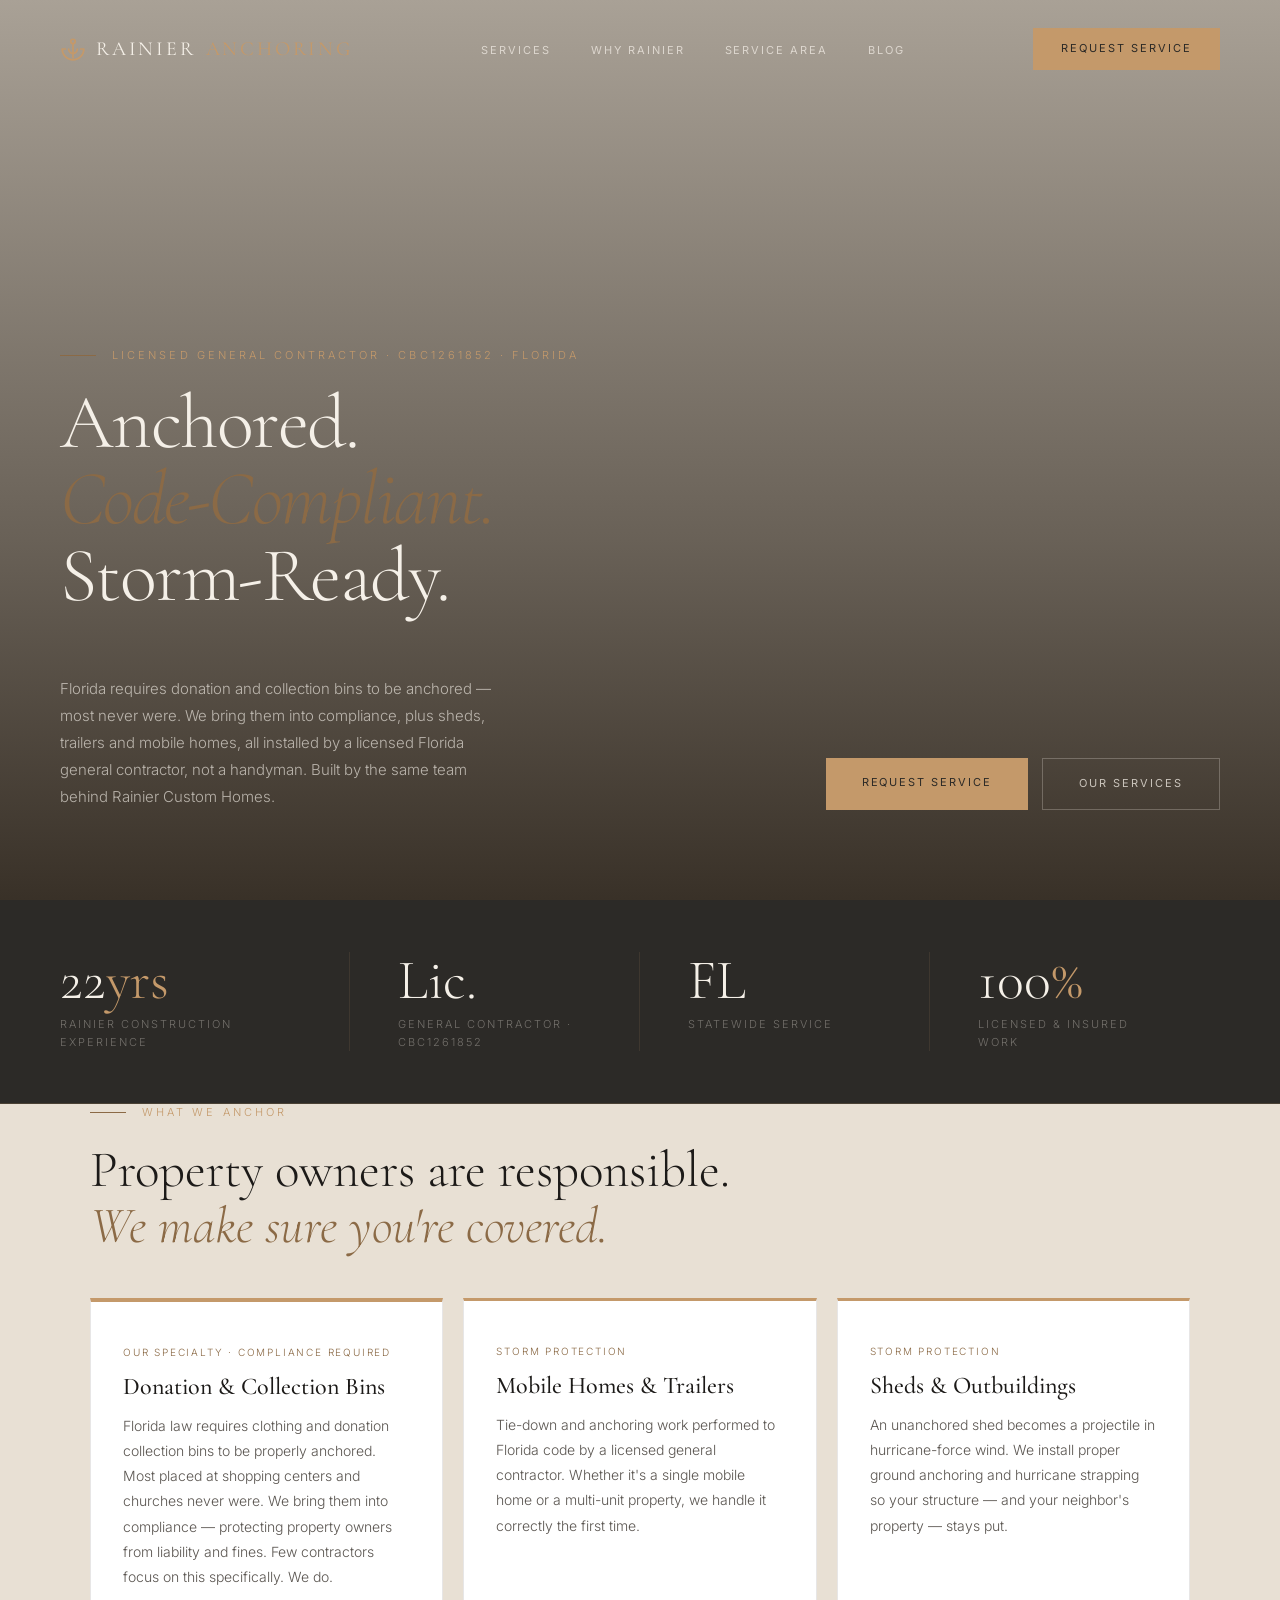
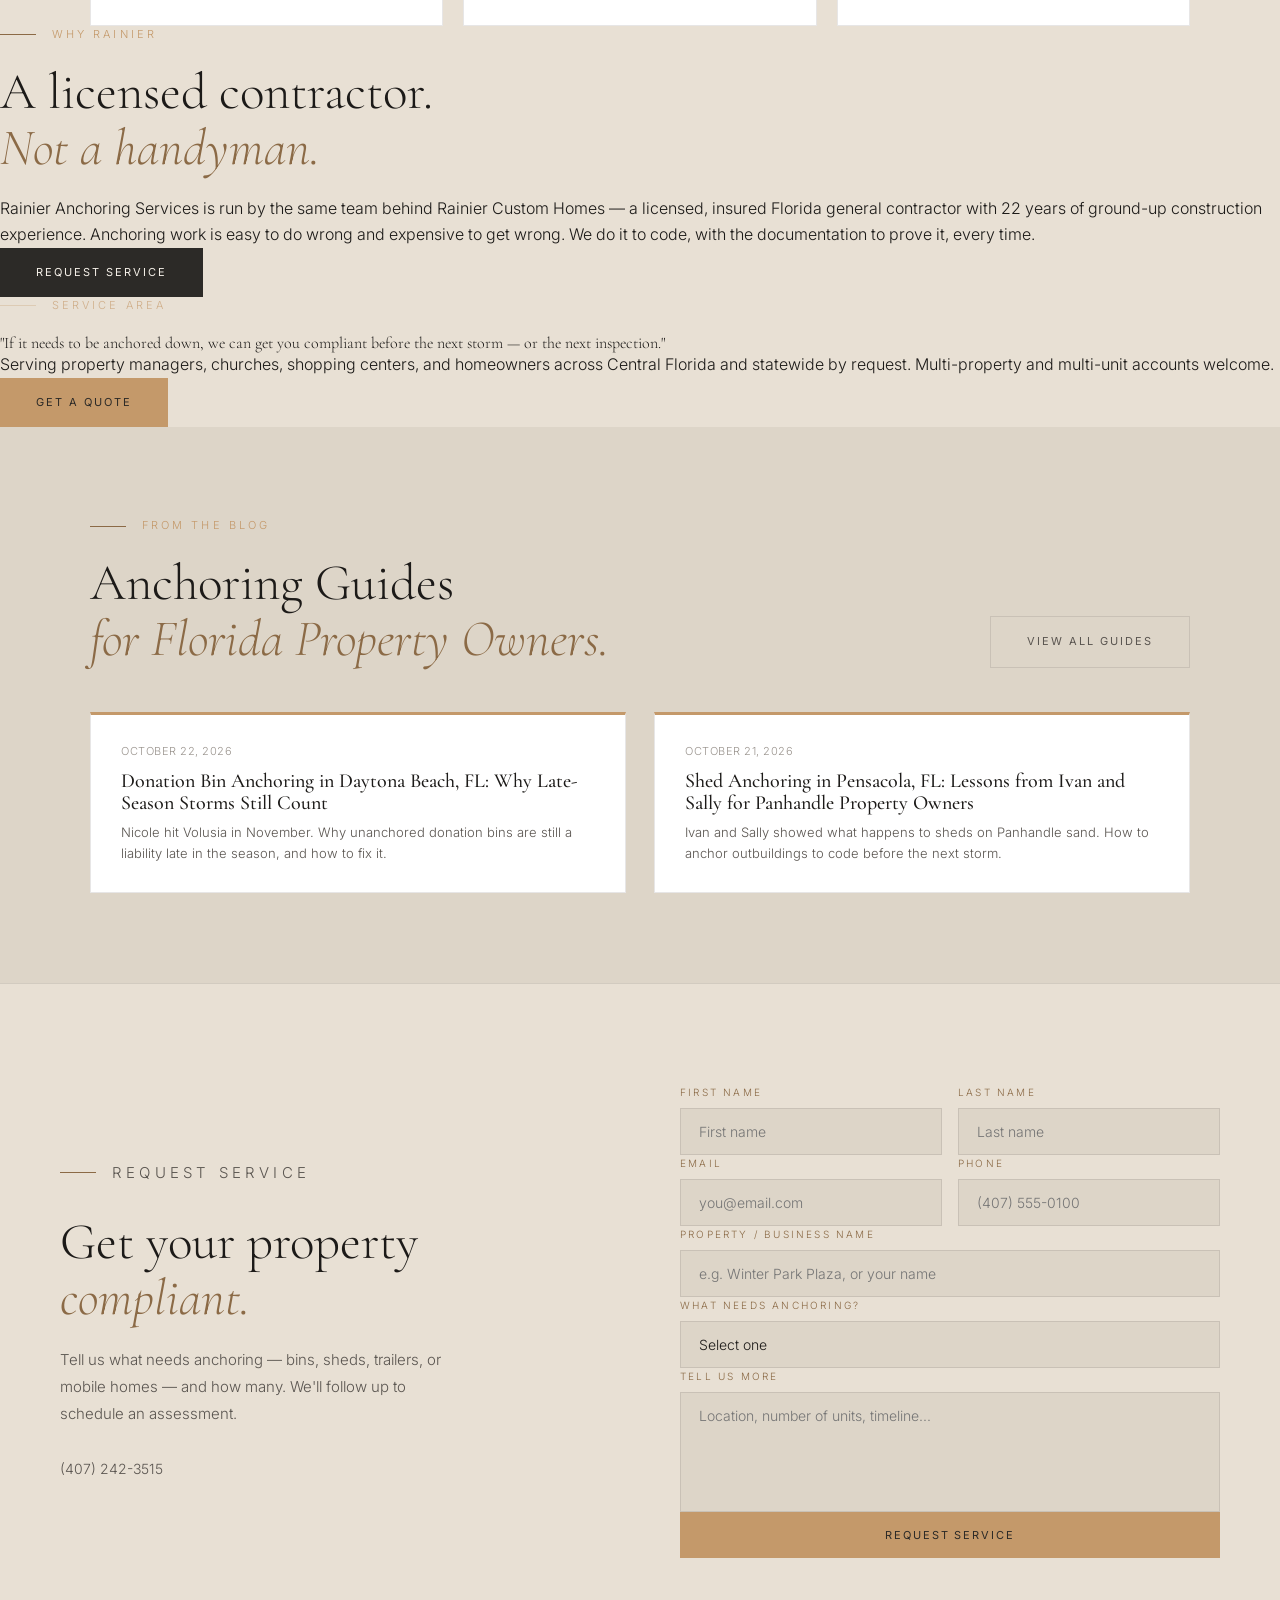
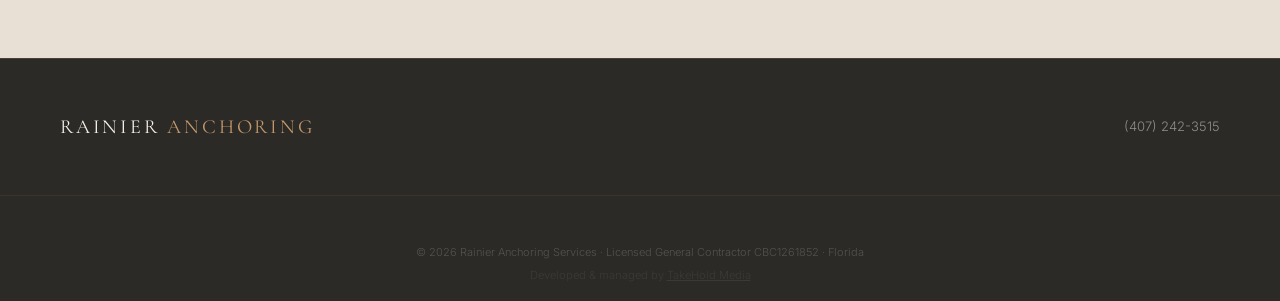
<file: index.html>
<!DOCTYPE html>
<html lang="en">
<head>
  <meta charset="UTF-8" />
  <meta name="viewport" content="width=device-width, initial-scale=1.0" />
  <title>Rainier Anchoring Services | Licensed Bin, Shed & Storm Anchoring — Florida</title>
  <meta name="description" content="Rainier Anchoring Services — licensed general contractor providing code-required anchoring for donation bins, sheds, trailers and mobile homes across Florida. Storm-ready, compliant, insured." />
  <link rel="canonical" href="https://rainieranchoringservices.com/" />
  <meta name="google-site-verification" content="n7D_jN3vFxhg4aciuu2c-amTumF3V8j1Igk7M0H8n7c" />
  <script type="application/ld+json">
  {
    "@context": "https://schema.org",
    "@type": "GeneralContractor",
    "name": "Rainier Anchoring Services",
    "url": "https://rainieranchoringservices.com",
    "telephone": "+14072423515",
    "description": "Licensed general contractor providing code-required anchoring services for donation collection bins, sheds, trailers and mobile homes across Florida.",
    "address": { "@type": "PostalAddress", "addressLocality": "Orlando", "addressRegion": "FL", "addressCountry": "US" },
    "areaServed": "Florida",
    "hasCredential": "CBC1261852",
    "priceRange": "$$"
  }
  </script>
  <link rel="preconnect" href="https://fonts.googleapis.com" />
  <link rel="preconnect" href="https://fonts.gstatic.com" crossorigin />
  <link href="https://fonts.googleapis.com/css2?family=Cormorant+Garamond:ital,wght@0,300;0,400;0,600;1,300;1,400&family=Inter:wght@300;400;500&display=swap" rel="stylesheet" />
  <link rel="stylesheet" href="css/style.css" />
  <style>
    .logo-mark { display: flex; align-items: center; justify-content: center; }
    .logo-mark svg { width: 26px; height: 26px; }

    .hero-full {
      background-image:
        linear-gradient(to top, rgba(51,43,34,0.97) 0%, rgba(51,43,34,0.7) 40%, rgba(51,43,34,0.35) 100%),
        url('https://images.unsplash.com/photo-1587582423116-ec07293f0395?auto=format&fit=crop&w=1920&q=80');
    }
    .hero-bottom { position: relative; display: flex; align-items: flex-end; justify-content: space-between; gap: 40px; margin-top: 36px; }

    .services-grid-3 { display: grid; grid-template-columns: repeat(3, 1fr); gap: 20px; }
    .service-card2 { background: var(--bg-card, #fff); border: 1px solid var(--rule); border-top: 3px solid var(--gold); padding: 36px 32px; }
    .service-card2 h4 { font-family: 'Cormorant Garamond', serif; font-size: 24px; color: var(--ink); margin-bottom: 12px; font-weight: 500; }
    .service-card2 p { font-size: 14px; color: var(--ink-mid); line-height: 1.8; font-weight: 300; }
    .service-card2 .tag { display: inline-block; font-family: 'Inter', sans-serif; font-size: 10px; letter-spacing: 0.18em; text-transform: uppercase; color: var(--gold-dim); margin-bottom: 14px; }

    .who-photo-anchor { background-size: cover; background-position: top center; }

    .contact-strip { background: var(--bg); padding: 100px 60px; display: grid; grid-template-columns: 1fr 1fr; gap: 80px; align-items: center; border-top: 1px solid var(--rule); }
    .contact-left h2 { font-size: clamp(36px, 4vw, 52px); line-height: 1.1; color: var(--ink); margin-bottom: 20px; }
    .contact-left p { font-size: 15px; font-weight: 300; color: var(--ink-mid); line-height: 1.8; max-width: 400px; margin-bottom: 28px; }
    .contact-info a { display: block; font-size: 14px; font-weight: 300; color: var(--ink-mid); text-decoration: none; line-height: 2; transition: color 0.2s; }
    .contact-info a:hover { color: var(--gold); }
    .contact-row { display: grid; grid-template-columns: 1fr 1fr; gap: 16px; }

    .success-msg { display: none; text-align: center; padding: 52px 32px; background: var(--bg-2); border: 1px solid var(--rule); }
    .success-msg h3 { font-family: 'Cormorant Garamond', serif; font-size: 30px; color: var(--ink); margin-bottom: 12px; }
    .success-msg p { color: var(--ink-mid); font-size: 15px; font-weight: 300; }

    @media (max-width: 960px) {
      .hero-bottom { flex-direction: column; align-items: flex-start; gap: 28px; }
      .services-grid-3 { grid-template-columns: 1fr; }
      .contact-strip { grid-template-columns: 1fr; padding: 60px 24px; gap: 48px; }
      .contact-row { grid-template-columns: 1fr; }
    }
  </style>
</head>
<body>

<!-- NAV -->
<nav id="nav">
  <a href="/" class="nav-logo nav-logo--light" style="display:flex; align-items:center; gap:10px;">
    <span class="logo-mark">
      <svg viewBox="0 0 24 24" fill="none" stroke="currentColor" stroke-width="1.6" stroke-linecap="round" stroke-linejoin="round"><circle cx="12" cy="5" r="2"></circle><path d="M12 7v13"></path><path d="M5 12H2a10 10 0 0 0 20 0h-3"></path><path d="M8 12a4 4 0 0 0 8 0"></path></svg>
    </span>
    Rainier <span>Anchoring</span>
  </a>
  <ul class="nav-links nav-links--light">
    <li><a href="#services">Services</a></li>
    <li><a href="#why">Why Rainier</a></li>
    <li><a href="#area">Service Area</a></li>
    <li><a href="/blog/">Blog</a></li>
  </ul>
  <a href="#quote" class="nav-cta">Request Service</a>
</nav>

<!-- HERO -->
<section class="hero-full" id="top">
  <p class="hero-eyebrow" style="position:relative;">Licensed General Contractor · CBC1261852 · Florida</p>
  <h1 class="hero-headline" style="position:relative;">Anchored.<br /><em>Code-Compliant.</em><br />Storm-Ready.</h1>
  <div class="hero-bottom">
    <p class="hero-sub">Florida requires donation and collection bins to be anchored — most never were. We bring them into compliance, plus sheds, trailers and mobile homes, all installed by a licensed Florida general contractor, not a handyman. Built by the same team behind Rainier Custom Homes.</p>
    <div style="display:flex; gap:14px; flex-shrink:0;">
      <a href="#quote" class="btn-gold">Request Service</a>
      <a href="#services" class="btn-outline-lt">Our Services</a>
    </div>
  </div>
</section>

<!-- TRUST BAR -->
<div class="stats-bar">
  <div class="stat">
    <div class="stat-number">22<span>yrs</span></div>
    <div class="stat-label">Rainier Construction Experience</div>
  </div>
  <div class="stat">
    <div class="stat-number">Lic.</div>
    <div class="stat-label">General Contractor · CBC1261852</div>
  </div>
  <div class="stat">
    <div class="stat-number">FL</div>
    <div class="stat-label">Statewide Service</div>
  </div>
  <div class="stat">
    <div class="stat-number">100<span>%</span></div>
    <div class="stat-label">Licensed &amp; Insured Work</div>
  </div>
</div>

<!-- SERVICES -->
<section id="services">
  <div class="section-inner" style="max-width:1100px; margin:0 auto;">
    <div class="eyebrow" style="display:none;"></div>
    <p class="section-label">What We Anchor</p>
    <h2 class="section-headline">Property owners are responsible.<br /><em>We make sure you're covered.</em></h2>
    <div class="services-grid-3" style="margin-top:44px;">
      <div class="service-card2" style="border-top-width:4px;">
        <div class="tag">Our Specialty · Compliance Required</div>
        <h4>Donation &amp; Collection Bins</h4>
        <p>Florida law requires clothing and donation collection bins to be properly anchored. Most placed at shopping centers and churches never were. We bring them into compliance — protecting property owners from liability and fines. Few contractors focus on this specifically. We do.</p>
      </div>
      <div class="service-card2">
        <div class="tag">Storm Protection</div>
        <h4>Mobile Homes &amp; Trailers</h4>
        <p>Tie-down and anchoring work performed to Florida code by a licensed general contractor. Whether it's a single mobile home or a multi-unit property, we handle it correctly the first time.</p>
      </div>
      <div class="service-card2">
        <div class="tag">Storm Protection</div>
        <h4>Sheds &amp; Outbuildings</h4>
        <p>An unanchored shed becomes a projectile in hurricane-force wind. We install proper ground anchoring and hurricane strapping so your structure — and your neighbor's property — stays put.</p>
      </div>
    </div>
  </div>
</section>

<!-- WHY RAINIER -->
<div class="who" id="why">
  <div class="who-photo who-photo-anchor" style="background-image: linear-gradient(to right, rgba(232,224,212,0) 55%, rgba(232,224,212,1) 100%), url('images/austin.png');"></div>
  <div class="who-text">
    <p class="section-label">Why Rainier</p>
    <h2 class="section-headline">A licensed contractor.<br /><em>Not a handyman.</em></h2>
    <p class="who-body">Rainier Anchoring Services is run by the same team behind Rainier Custom Homes — a licensed, insured Florida general contractor with 22 years of ground-up construction experience. Anchoring work is easy to do wrong and expensive to get wrong. We do it to code, with the documentation to prove it, every time.</p>
    <a href="#quote" class="btn-dark" style="align-self:flex-start;">Request Service</a>
  </div>
</div>

<!-- SERVICE AREA -->
<section class="legacy-teaser" id="area">
  <div>
    <p class="section-label section-label--dark">Service Area</p>
    <blockquote class="legacy-quote">"If it needs to be anchored down, we can get you compliant before the next storm — or the next inspection."</blockquote>
    <p class="legacy-body">Serving property managers, churches, shopping centers, and homeowners across Central Florida and statewide by request. Multi-property and multi-unit accounts welcome.</p>
    <a href="#quote" class="btn-gold">Get a Quote</a>
  </div>
  <div class="legacy-photo" style="background-image: linear-gradient(to left, rgba(51,43,34,0) 55%, rgba(51,43,34,0.6) 100%), url('https://images.unsplash.com/photo-1591474200742-8e512e6f98f8?auto=format&fit=crop&w=900&q=80');"></div>
</section>

<!-- BLOG TEASER -->
<section style="background:var(--bg-2); padding:90px 60px;" id="blog-teaser">
  <div style="max-width:1100px; margin:0 auto;">
    <div style="display:flex; justify-content:space-between; align-items:flex-end; margin-bottom:44px; flex-wrap:wrap; gap:20px;">
      <div>
        <p class="section-label">From the Blog</p>
        <h2 class="section-headline" style="margin-bottom:0;">Anchoring Guides<br /><em>for Florida Property Owners.</em></h2>
      </div>
      <a href="/blog/" class="btn-outline-dk">View All Guides</a>
    </div>
    <div style="display:grid; grid-template-columns:repeat(2, 1fr); gap:28px;" id="homeBlogGrid">
      <!-- HOME_POSTS_START -->
      <a href="/blog/donation-bin-anchoring-daytona-beach-fl.html" style="background:var(--bg-card,#fff); border:1px solid var(--rule); border-top:3px solid var(--gold); padding:28px 30px; text-decoration:none; display:block;">
        <div style="font-family:'Inter',sans-serif; font-size:11px; color:var(--ink-dim); text-transform:uppercase; letter-spacing:0.5px; margin-bottom:10px;">October 22, 2026</div>
        <h3 style="font-family:'Cormorant Garamond',serif; font-size:20px; color:var(--ink); font-weight:500; margin-bottom:8px;">Donation Bin Anchoring in Daytona Beach, FL: Why Late-Season Storms Still Count</h3>
        <p style="font-family:'Inter',sans-serif; font-size:13px; color:var(--ink-mid); line-height:1.6; font-weight:300;">Nicole hit Volusia in November. Why unanchored donation bins are still a liability late in the season, and how to fix it.</p>
      </a>
      <a href="/blog/shed-anchoring-guide-pensacola.html" style="background:var(--bg-card,#fff); border:1px solid var(--rule); border-top:3px solid var(--gold); padding:28px 30px; text-decoration:none; display:block;">
        <div style="font-family:'Inter',sans-serif; font-size:11px; color:var(--ink-dim); text-transform:uppercase; letter-spacing:0.5px; margin-bottom:10px;">October 21, 2026</div>
        <h3 style="font-family:'Cormorant Garamond',serif; font-size:20px; color:var(--ink); font-weight:500; margin-bottom:8px;">Shed Anchoring in Pensacola, FL: Lessons from Ivan and Sally for Panhandle Property Owners</h3>
        <p style="font-family:'Inter',sans-serif; font-size:13px; color:var(--ink-mid); line-height:1.6; font-weight:300;">Ivan and Sally showed what happens to sheds on Panhandle sand. How to anchor outbuildings to code before the next storm.</p>
      </a>
      <!-- HOME_POSTS_END -->
    </div>
  </div>
</section>

<!-- CONTACT / REQUEST SERVICE -->
<section class="contact-strip" id="quote">
  <div class="contact-left">
    <p class="section-label">Request Service</p>
    <h2>Get your property <em>compliant.</em></h2>
    <p>Tell us what needs anchoring — bins, sheds, trailers, or mobile homes — and how many. We'll follow up to schedule an assessment.</p>
    <div class="contact-info">
      <a href="tel:4072423515">(407) 242-3515</a>
    </div>
  </div>
  <div>
    <form id="quoteForm" class="contact-right">
      <div class="contact-row">
        <div class="contact-field">
          <label>First Name</label>
          <input type="text" name="fname" placeholder="First name" required />
        </div>
        <div class="contact-field">
          <label>Last Name</label>
          <input type="text" name="lname" placeholder="Last name" required />
        </div>
      </div>
      <div class="contact-row">
        <div class="contact-field">
          <label>Email</label>
          <input type="email" name="email" placeholder="you@email.com" required />
        </div>
        <div class="contact-field">
          <label>Phone</label>
          <input type="tel" name="phone" placeholder="(407) 555-0100" required />
        </div>
      </div>
      <div class="contact-field">
        <label>Property / Business Name</label>
        <input type="text" name="property_name" placeholder="e.g. Winter Park Plaza, or your name" />
      </div>
      <div class="contact-field">
        <label>What needs anchoring?</label>
        <select name="structure_type">
          <option value="">Select one</option>
          <option>Donation / Collection Bin(s)</option>
          <option>Shed</option>
          <option>Mobile Home</option>
          <option>Trailer</option>
          <option>Multiple / Not Sure</option>
        </select>
      </div>
      <div class="contact-field">
        <label>Tell us more</label>
        <textarea name="notes" placeholder="Location, number of units, timeline..."></textarea>
      </div>
      <button type="submit" class="btn-gold" style="text-align:center; border:none; cursor:pointer; width:100%;" id="submitBtn">Request Service</button>
    </form>
    <div class="success-msg" id="successMsg">
      <h3>Thank You</h3>
      <p>Your request has been received. Our team will be in touch to schedule an assessment.</p>
    </div>
  </div>
</section>

<!-- FOOTER -->
<footer>
  <div class="footer-brand">Rainier <span>Anchoring</span></div>
  <div class="footer-contact">
    <a href="tel:4072423515">(407) 242-3515</a>
  </div>
</footer>
<div style="background:var(--dark); padding:16px 60px; border-top:1px solid rgba(196,153,106,0.08);">
  <p class="footer-copy">© 2026 Rainier Anchoring Services · Licensed General Contractor CBC1261852 · Florida</p>
  <p class="footer-copy" style="margin-top:6px; opacity:0.4; font-size:0.7rem;">Developed &amp; managed by <a href="https://takeholdmedia.com" target="_blank" style="color:inherit;">TakeHold Media</a></p>
</div>

<script>
  const nav = document.getElementById('nav');
  window.addEventListener('scroll', () => {
    nav.classList.toggle('scrolled', window.scrollY > 60);
  });

  document.getElementById('quoteForm').addEventListener('submit', function(e) {
    e.preventDefault();
    const btn = document.getElementById('submitBtn');
    btn.textContent = 'Sending...';
    btn.disabled = true;

    fetch('https://formspree.io/f/myegnlqr', {
      method: 'POST',
      headers: { 'Content-Type': 'application/json', 'Accept': 'application/json' },
      body: JSON.stringify({
        name: this.fname.value + ' ' + this.lname.value,
        email: this.email.value,
        phone: this.phone.value,
        property_name: this.property_name.value,
        structure_type: this.structure_type.value,
        message: this.notes.value,
        source: 'RainierAnchoringServices.com'
      })
    }).then(() => showSuccess()).catch(() => showSuccess());

    function showSuccess() {
      document.getElementById('quoteForm').style.display = 'none';
      document.getElementById('successMsg').style.display = 'block';
    }
  });
</script>

</body>
</html>
</file>
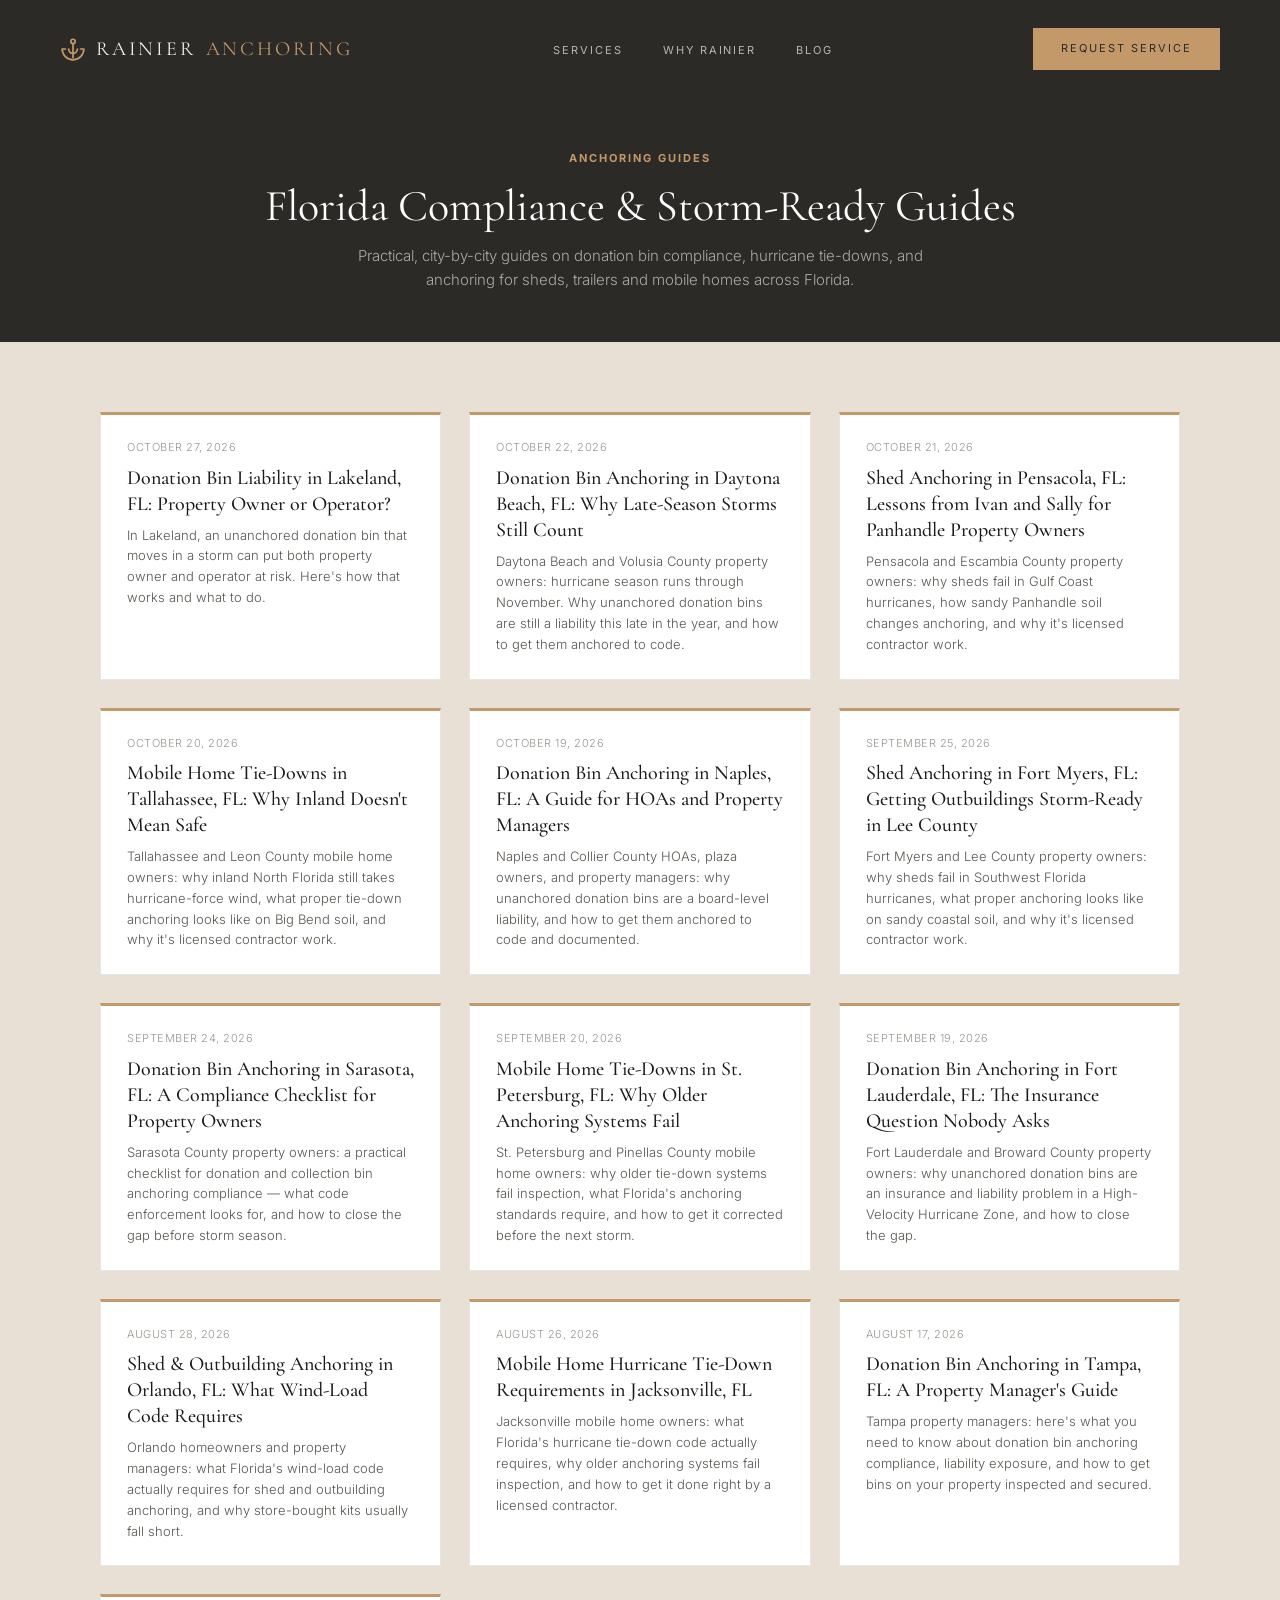
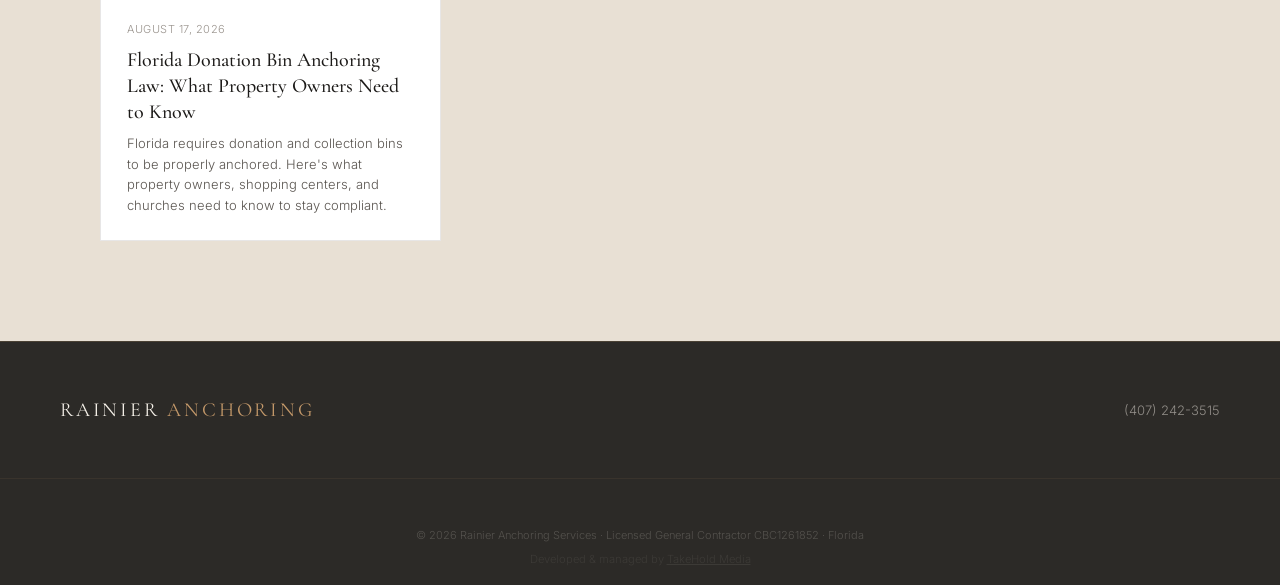
<file: blog/index.html>
<!DOCTYPE html>
<html lang="en">
<head>
  <meta charset="UTF-8" />
  <meta name="viewport" content="width=device-width, initial-scale=1.0" />
  <title>Anchoring Guides & Florida Compliance Blog | Rainier Anchoring Services</title>
  <meta name="description" content="Guides on bin anchoring compliance, hurricane tie-downs, and storm-ready anchoring for sheds, trailers and mobile homes across Florida — from a licensed general contractor." />
  <link rel="canonical" href="https://rainieranchoringservices.com/blog/" />
  <link rel="preconnect" href="https://fonts.googleapis.com" />
  <link rel="preconnect" href="https://fonts.gstatic.com" crossorigin />
  <link href="https://fonts.googleapis.com/css2?family=Cormorant+Garamond:ital,wght@0,300;0,400;0,600;1,300;1,400&family=Inter:wght@300;400;500&display=swap" rel="stylesheet" />
  <link rel="stylesheet" href="../css/style.css" />
  <style>
    .logo-mark { display: flex; align-items: center; justify-content: center; }
    .logo-mark svg { width: 26px; height: 26px; }
    .blog-hero { padding: 150px 60px 50px; background: var(--dark); text-align: center; }
    .blog-hero .eyebrow { color: var(--gold); font-size:11px; font-weight:700; text-transform:uppercase; letter-spacing:2px; margin-bottom:14px; }
    .blog-hero h1 { font-family:'Cormorant Garamond', serif; font-size:44px; font-weight:400; color:#fff; margin-bottom:14px; }
    .blog-hero p { color: rgba(255,255,255,0.6); font-size:15px; max-width:600px; margin:0 auto; font-weight:300; }
    .blog-grid-wrap { padding: 70px 60px 100px; max-width: 1200px; margin: 0 auto; }
    .blog-grid { display: grid; grid-template-columns: repeat(3, 1fr); gap: 28px; }
    .blog-card { background: var(--bg-card, #fff); border: 1px solid var(--rule); border-top: 3px solid var(--gold); overflow: hidden; text-decoration: none; display: flex; flex-direction: column; transition: transform .2s, box-shadow .2s; }
    .blog-card:hover { transform: translateY(-4px); box-shadow: 0 12px 32px rgba(0,0,0,0.1); }
    .blog-card-img { height: 170px; background-size: cover; background-position: center; background-color: var(--dark-2); }
    .blog-card-body { padding: 24px 26px; }
    .blog-card-date { font-family: 'Inter', sans-serif; font-size: 11px; color: var(--ink-dim); text-transform: uppercase; letter-spacing: 0.5px; margin-bottom: 8px; }
    .blog-card h3 { font-family:'Cormorant Garamond', serif; font-size: 20px; color: var(--ink); font-weight: 500; margin-bottom: 8px; line-height:1.3; }
    .blog-card p { font-family: 'Inter', sans-serif; font-size: 13px; color: var(--ink-mid); line-height: 1.6; font-weight: 300; }
    .blog-empty { text-align: center; padding: 40px 20px; color: var(--ink-mid); font-family: 'Inter', sans-serif; font-size: 14px; font-weight: 300; }
    @media (max-width: 960px) {
      .blog-grid { grid-template-columns: 1fr; }
      .blog-hero { padding: 110px 20px 40px; }
      .blog-hero h1 { font-size: 30px; }
      .blog-grid-wrap { padding: 40px 20px; }
    }
  </style>
</head>
<body>

<nav id="nav">
  <a href="/" class="nav-logo nav-logo--light" style="display:flex; align-items:center; gap:10px;">
    <span class="logo-mark">
      <svg viewBox="0 0 24 24" fill="none" stroke="currentColor" stroke-width="1.6" stroke-linecap="round" stroke-linejoin="round"><circle cx="12" cy="5" r="2"></circle><path d="M12 7v13"></path><path d="M5 12H2a10 10 0 0 0 20 0h-3"></path><path d="M8 12a4 4 0 0 0 8 0"></path></svg>
    </span>
    Rainier <span>Anchoring</span>
  </a>
  <ul class="nav-links nav-links--light">
    <li><a href="/#services">Services</a></li>
    <li><a href="/#why">Why Rainier</a></li>
    <li><a href="/blog/">Blog</a></li>
  </ul>
  <a href="/#quote" class="nav-cta">Request Service</a>
</nav>

<div class="blog-hero">
  <div class="eyebrow">Anchoring Guides</div>
  <h1>Florida Compliance &amp; Storm-Ready Guides</h1>
  <p>Practical, city-by-city guides on donation bin compliance, hurricane tie-downs, and anchoring for sheds, trailers and mobile homes across Florida.</p>
</div>

<div class="blog-grid-wrap">
  <div class="blog-grid" id="blogGrid">
    <!-- POSTS_START -->
    <a href="/blog/donation-bin-liability-in-lakeland-fl-property-owner-or-operator.html" class="blog-card">
      <div class="blog-card-body">
        <div class="blog-card-date">October 27, 2026</div>
        <h3>Donation Bin Liability in Lakeland, FL: Property Owner or Operator?</h3>
        <p>In Lakeland, an unanchored donation bin that moves in a storm can put both property owner and operator at risk. Here's how that works and what to do.</p>
      </div>
    </a>
    <a href="/blog/donation-bin-anchoring-daytona-beach-fl.html" class="blog-card">
      <div class="blog-card-body">
        <div class="blog-card-date">October 22, 2026</div>
        <h3>Donation Bin Anchoring in Daytona Beach, FL: Why Late-Season Storms Still Count</h3>
        <p>Daytona Beach and Volusia County property owners: hurricane season runs through November. Why unanchored donation bins are still a liability this late in the year, and how to get them anchored to code.</p>
      </div>
    </a>
    <a href="/blog/shed-anchoring-guide-pensacola.html" class="blog-card">
      <div class="blog-card-body">
        <div class="blog-card-date">October 21, 2026</div>
        <h3>Shed Anchoring in Pensacola, FL: Lessons from Ivan and Sally for Panhandle Property Owners</h3>
        <p>Pensacola and Escambia County property owners: why sheds fail in Gulf Coast hurricanes, how sandy Panhandle soil changes anchoring, and why it's licensed contractor work.</p>
      </div>
    </a>
    <a href="/blog/mobile-home-tie-down-tallahassee-fl.html" class="blog-card">
      <div class="blog-card-body">
        <div class="blog-card-date">October 20, 2026</div>
        <h3>Mobile Home Tie-Downs in Tallahassee, FL: Why Inland Doesn't Mean Safe</h3>
        <p>Tallahassee and Leon County mobile home owners: why inland North Florida still takes hurricane-force wind, what proper tie-down anchoring looks like on Big Bend soil, and why it's licensed contractor work.</p>
      </div>
    </a>
    <a href="/blog/donation-bin-anchoring-naples-fl.html" class="blog-card">
      <div class="blog-card-body">
        <div class="blog-card-date">October 19, 2026</div>
        <h3>Donation Bin Anchoring in Naples, FL: A Guide for HOAs and Property Managers</h3>
        <p>Naples and Collier County HOAs, plaza owners, and property managers: why unanchored donation bins are a board-level liability, and how to get them anchored to code and documented.</p>
      </div>
    </a>
    <a href="/blog/shed-anchoring-guide-fort-myers.html" class="blog-card">
      <div class="blog-card-body">
        <div class="blog-card-date">September 25, 2026</div>
        <h3>Shed Anchoring in Fort Myers, FL: Getting Outbuildings Storm-Ready in Lee County</h3>
        <p>Fort Myers and Lee County property owners: why sheds fail in Southwest Florida hurricanes, what proper anchoring looks like on sandy coastal soil, and why it's licensed contractor work.</p>
      </div>
    </a>
    <a href="/blog/donation-bin-anchoring-sarasota-fl.html" class="blog-card">
      <div class="blog-card-body">
        <div class="blog-card-date">September 24, 2026</div>
        <h3>Donation Bin Anchoring in Sarasota, FL: A Compliance Checklist for Property Owners</h3>
        <p>Sarasota County property owners: a practical checklist for donation and collection bin anchoring compliance — what code enforcement looks for, and how to close the gap before storm season.</p>
      </div>
    </a>
    <a href="/blog/mobile-home-tie-down-st-petersburg-fl.html" class="blog-card">
      <div class="blog-card-body">
        <div class="blog-card-date">September 20, 2026</div>
        <h3>Mobile Home Tie-Downs in St. Petersburg, FL: Why Older Anchoring Systems Fail</h3>
        <p>St. Petersburg and Pinellas County mobile home owners: why older tie-down systems fail inspection, what Florida's anchoring standards require, and how to get it corrected before the next storm.</p>
      </div>
    </a>
    <a href="/blog/donation-bin-anchoring-fort-lauderdale-fl.html" class="blog-card">
      <div class="blog-card-body">
        <div class="blog-card-date">September 19, 2026</div>
        <h3>Donation Bin Anchoring in Fort Lauderdale, FL: The Insurance Question Nobody Asks</h3>
        <p>Fort Lauderdale and Broward County property owners: why unanchored donation bins are an insurance and liability problem in a High-Velocity Hurricane Zone, and how to close the gap.</p>
      </div>
    </a>
    <a href="/blog/shed-anchoring-guide-orlando.html" class="blog-card">
      <div class="blog-card-body">
        <div class="blog-card-date">August 28, 2026</div>
        <h3>Shed & Outbuilding Anchoring in Orlando, FL: What Wind-Load Code Requires</h3>
        <p>Orlando homeowners and property managers: what Florida's wind-load code actually requires for shed and outbuilding anchoring, and why store-bought kits usually fall short.</p>
      </div>
    </a>
    <a href="/blog/mobile-home-hurricane-tie-down-jacksonville.html" class="blog-card">
      <div class="blog-card-body">
        <div class="blog-card-date">August 26, 2026</div>
        <h3>Mobile Home Hurricane Tie-Down Requirements in Jacksonville, FL</h3>
        <p>Jacksonville mobile home owners: what Florida's hurricane tie-down code actually requires, why older anchoring systems fail inspection, and how to get it done right by a licensed contractor.</p>
      </div>
    </a>
    <a href="/blog/donation-bin-anchoring-tampa-fl.html" class="blog-card">
      <div class="blog-card-body">
        <div class="blog-card-date">August 17, 2026</div>
        <h3>Donation Bin Anchoring in Tampa, FL: A Property Manager's Guide</h3>
        <p>Tampa property managers: here's what you need to know about donation bin anchoring compliance, liability exposure, and how to get bins on your property inspected and secured.</p>
      </div>
    </a>
    <a href="/blog/florida-donation-bin-anchoring-law.html" class="blog-card">
      <div class="blog-card-body">
        <div class="blog-card-date">August 17, 2026</div>
        <h3>Florida Donation Bin Anchoring Law: What Property Owners Need to Know</h3>
        <p>Florida requires donation and collection bins to be properly anchored. Here's what property owners, shopping centers, and churches need to know to stay compliant.</p>
      </div>
    </a>
    <!-- New post cards are inserted here automatically -->
    <!-- POSTS_END -->
  </div>
  <p class="blog-empty" id="emptyState">New guides publishing soon — check back shortly.</p>
</div>

<footer>
  <div class="footer-brand">Rainier <span>Anchoring</span></div>
  <div class="footer-contact">
    <a href="tel:4072423515">(407) 242-3515</a>
  </div>
</footer>
<div style="background:var(--dark); padding:16px 60px; border-top:1px solid rgba(196,153,106,0.08);">
  <p class="footer-copy">© 2026 Rainier Anchoring Services · Licensed General Contractor CBC1261852 · Florida</p>
  <p class="footer-copy" style="margin-top:6px; opacity:0.4; font-size:0.7rem;">Developed &amp; managed by <a href="https://takeholdmedia.com" target="_blank" style="color:inherit;">TakeHold Media</a></p>
</div>

<script>
  const nav = document.getElementById('nav');
  window.addEventListener('scroll', () => {
    nav.classList.toggle('scrolled', window.scrollY > 60);
  });
  const grid = document.getElementById('blogGrid');
  const empty = document.getElementById('emptyState');
  if (grid.querySelector('.blog-card')) { empty.style.display = 'none'; }
</script>

</body>
</html>
</file>
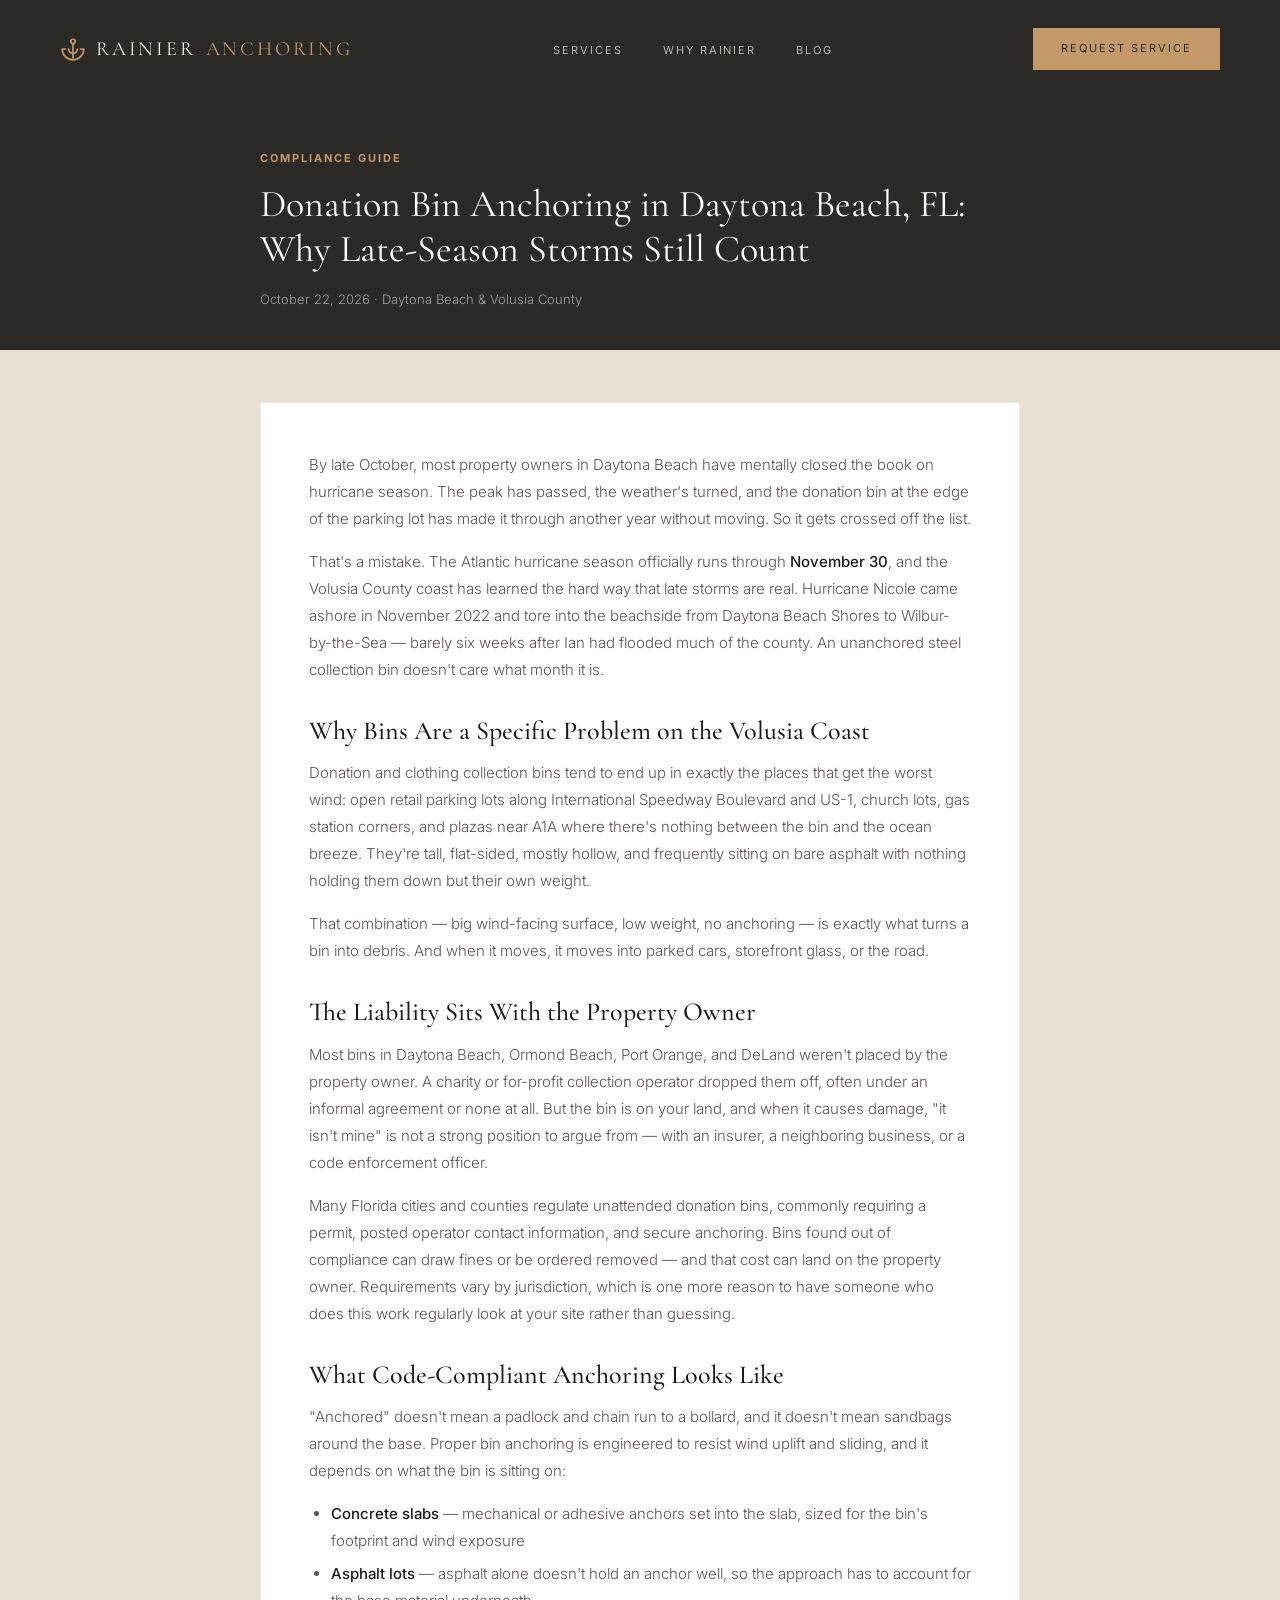
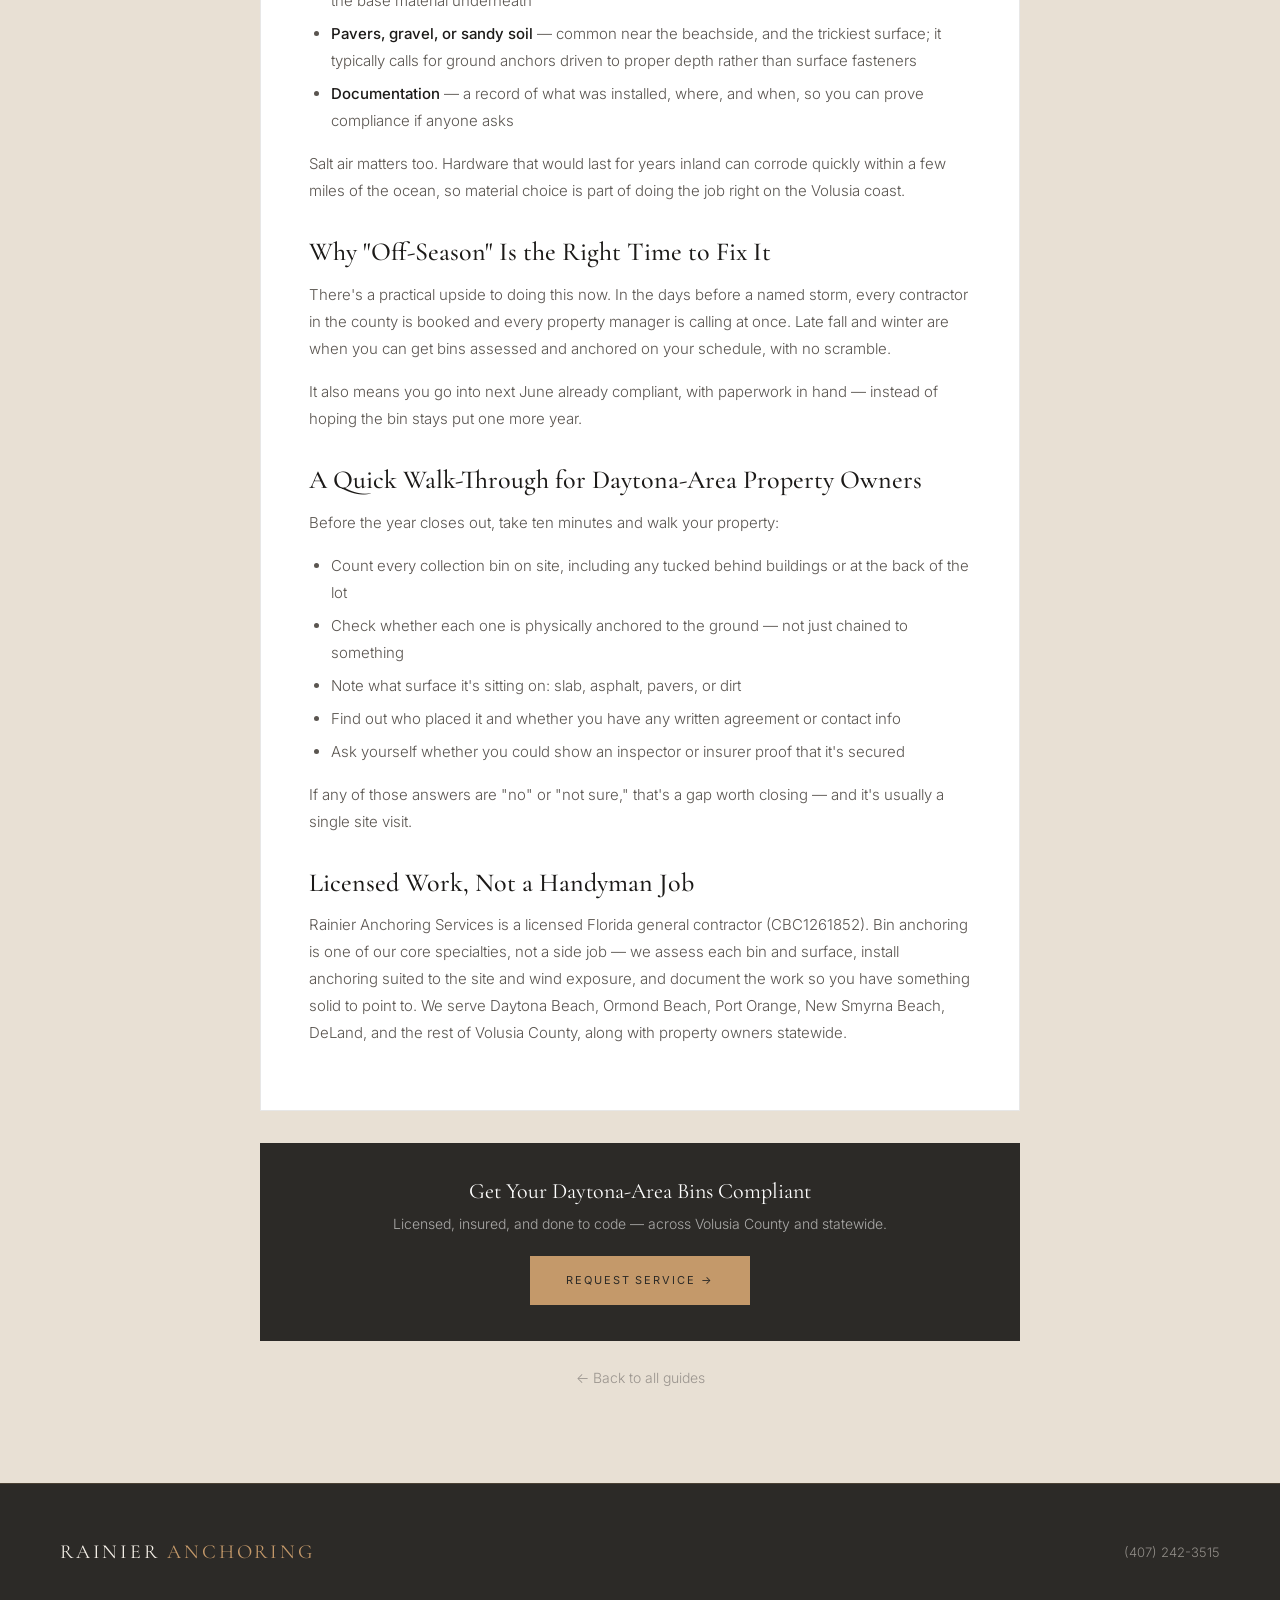
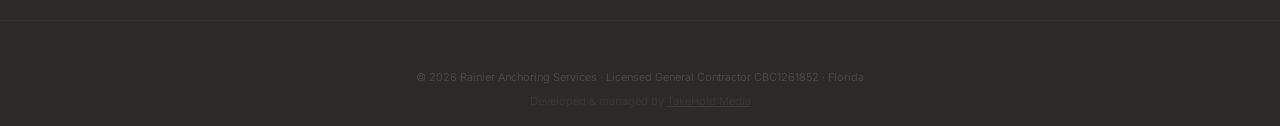
<file: blog/donation-bin-anchoring-daytona-beach-fl.html>
<!DOCTYPE html>
<html lang="en">
<head>
  <meta charset="UTF-8" />
  <meta name="viewport" content="width=device-width, initial-scale=1.0" />
  <title>Donation Bin Anchoring in Daytona Beach, FL: Why Late-Season Storms Still Count | Rainier Anchoring Services</title>
  <meta name="description" content="Daytona Beach and Volusia County property owners: hurricane season runs through November. Why unanchored donation bins are still a liability this late in the year, and how to get them anchored to code." />
  <link rel="canonical" href="https://rainieranchoringservices.com/blog/donation-bin-anchoring-daytona-beach-fl.html" />
  <meta property="og:title" content="Donation Bin Anchoring in Daytona Beach, FL: Why Late-Season Storms Still Count" />
  <meta property="og:description" content="Daytona Beach and Volusia County property owners: why unanchored donation bins are still a liability late in hurricane season, and how to get them anchored to code." />
  <meta property="og:type" content="article" />
  <script type="application/ld+json">
  {
    "@context": "https://schema.org",
    "@type": "Article",
    "headline": "Donation Bin Anchoring in Daytona Beach, FL: Why Late-Season Storms Still Count",
    "description": "Daytona Beach and Volusia County property owners: hurricane season runs through November. Why unanchored donation bins are still a liability this late in the year, and how to get them anchored to code.",
    "datePublished": "2026-10-22",
    "author": { "@type": "Organization", "name": "Rainier Anchoring Services" },
    "publisher": { "@type": "Organization", "name": "Rainier Anchoring Services" }
  }
  </script>
  <link rel="preconnect" href="https://fonts.googleapis.com" />
  <link rel="preconnect" href="https://fonts.gstatic.com" crossorigin />
  <link href="https://fonts.googleapis.com/css2?family=Cormorant+Garamond:ital,wght@0,300;0,400;0,600;1,300;1,400&family=Inter:wght@300;400;500&display=swap" rel="stylesheet" />
  <link rel="stylesheet" href="../css/style.css" />
  <style>
    .logo-mark { display: flex; align-items: center; justify-content: center; }
    .logo-mark svg { width: 26px; height: 26px; }
    .article-hero { padding: 150px 60px 40px; background: var(--dark); }
    .article-hero-inner { max-width: 760px; margin: 0 auto; }
    .article-hero .eyebrow { color: var(--gold); font-size:11px; font-weight:700; text-transform:uppercase; letter-spacing:2px; margin-bottom:14px; }
    .article-hero h1 { font-family:'Cormorant Garamond', serif; font-size:38px; font-weight:400; color:#fff; line-height:1.2; margin-bottom:16px; }
    .article-hero .meta { color: rgba(255,255,255,0.55); font-size: 13px; font-family: 'Inter', sans-serif; }
    .article-body-wrap { padding: 52px 60px; background: var(--bg); }
    .article-body { max-width: 760px; margin: 0 auto; background: var(--bg-card, #fff); border: 1px solid var(--rule); padding: 48px; }
    .article-body h2 { font-family:'Cormorant Garamond', serif; font-size: 26px; color: var(--ink); margin: 34px 0 14px; font-weight:500; }
    .article-body h3 { font-family:'Cormorant Garamond', serif; font-size: 20px; color: var(--ink); margin: 26px 0 12px; font-weight:500; }
    .article-body p { font-family: 'Inter', sans-serif; font-size: 15px; color: var(--ink-mid); line-height: 1.8; margin-bottom: 16px; font-weight: 300; }
    .article-body ul, .article-body ol { margin: 0 0 16px 22px; color: var(--ink-mid); font-family: 'Inter', sans-serif; font-size: 15px; line-height: 1.8; font-weight: 300; }
    .article-body li { margin-bottom: 6px; }
    .article-body a { color: var(--gold-dim); text-decoration: underline; }
    .article-body strong { color: var(--ink); font-weight: 500; }
    .article-cta { max-width: 760px; margin: 32px auto 0; background: var(--dark); padding: 36px 40px; text-align:center; }
    .article-cta h3 { font-family:'Cormorant Garamond', serif; color:#fff; font-size:22px; margin-bottom:10px; font-weight:400; }
    .article-cta p { color: rgba(255,255,255,0.6); font-size:14px; margin-bottom:20px; font-family: 'Inter', sans-serif; font-weight: 300; }
    .back-link-wrap { text-align:center; padding: 24px 0 40px; }
    .back-link a { color: var(--ink-dim); font-family: 'Inter', sans-serif; font-size: 14px; text-decoration:none; }
    .back-link a:hover { color: var(--gold-dim); }
    @media (max-width: 700px) {
      .article-hero { padding: 100px 20px 30px; }
      .article-hero h1 { font-size: 28px; }
      .article-body-wrap { padding: 20px; }
      .article-body { padding: 24px; }
    }
  </style>
</head>
<body>

<nav id="nav">
  <a href="/" class="nav-logo nav-logo--light" style="display:flex; align-items:center; gap:10px;">
    <span class="logo-mark">
      <svg viewBox="0 0 24 24" fill="none" stroke="currentColor" stroke-width="1.6" stroke-linecap="round" stroke-linejoin="round"><circle cx="12" cy="5" r="2"></circle><path d="M12 7v13"></path><path d="M5 12H2a10 10 0 0 0 20 0h-3"></path><path d="M8 12a4 4 0 0 0 8 0"></path></svg>
    </span>
    Rainier <span>Anchoring</span>
  </a>
  <ul class="nav-links nav-links--light">
    <li><a href="/#services">Services</a></li>
    <li><a href="/#why">Why Rainier</a></li>
    <li><a href="/blog/">Blog</a></li>
  </ul>
  <a href="/#quote" class="nav-cta">Request Service</a>
</nav>

<div class="article-hero">
  <div class="article-hero-inner">
    <div class="eyebrow">Compliance Guide</div>
    <h1>Donation Bin Anchoring in Daytona Beach, FL: Why Late-Season Storms Still Count</h1>
    <div class="meta">October 22, 2026 · Daytona Beach &amp; Volusia County</div>
  </div>
</div>

<div class="article-body-wrap">
  <article class="article-body" itemprop="articleBody">
    <p>By late October, most property owners in Daytona Beach have mentally closed the book on hurricane season. The peak has passed, the weather's turned, and the donation bin at the edge of the parking lot has made it through another year without moving. So it gets crossed off the list.</p>

    <p>That's a mistake. The Atlantic hurricane season officially runs through <strong>November 30</strong>, and the Volusia County coast has learned the hard way that late storms are real. Hurricane Nicole came ashore in November 2022 and tore into the beachside from Daytona Beach Shores to Wilbur-by-the-Sea — barely six weeks after Ian had flooded much of the county. An unanchored steel collection bin doesn't care what month it is.</p>

    <h2>Why Bins Are a Specific Problem on the Volusia Coast</h2>
    <p>Donation and clothing collection bins tend to end up in exactly the places that get the worst wind: open retail parking lots along International Speedway Boulevard and US-1, church lots, gas station corners, and plazas near A1A where there's nothing between the bin and the ocean breeze. They're tall, flat-sided, mostly hollow, and frequently sitting on bare asphalt with nothing holding them down but their own weight.</p>

    <p>That combination — big wind-facing surface, low weight, no anchoring — is exactly what turns a bin into debris. And when it moves, it moves into parked cars, storefront glass, or the road.</p>

    <h2>The Liability Sits With the Property Owner</h2>
    <p>Most bins in Daytona Beach, Ormond Beach, Port Orange, and DeLand weren't placed by the property owner. A charity or for-profit collection operator dropped them off, often under an informal agreement or none at all. But the bin is on your land, and when it causes damage, "it isn't mine" is not a strong position to argue from — with an insurer, a neighboring business, or a code enforcement officer.</p>

    <p>Many Florida cities and counties regulate unattended donation bins, commonly requiring a permit, posted operator contact information, and secure anchoring. Bins found out of compliance can draw fines or be ordered removed — and that cost can land on the property owner. Requirements vary by jurisdiction, which is one more reason to have someone who does this work regularly look at your site rather than guessing.</p>

    <h2>What Code-Compliant Anchoring Looks Like</h2>
    <p>"Anchored" doesn't mean a padlock and chain run to a bollard, and it doesn't mean sandbags around the base. Proper bin anchoring is engineered to resist wind uplift and sliding, and it depends on what the bin is sitting on:</p>
    <ul>
      <li><strong>Concrete slabs</strong> — mechanical or adhesive anchors set into the slab, sized for the bin's footprint and wind exposure</li>
      <li><strong>Asphalt lots</strong> — asphalt alone doesn't hold an anchor well, so the approach has to account for the base material underneath</li>
      <li><strong>Pavers, gravel, or sandy soil</strong> — common near the beachside, and the trickiest surface; it typically calls for ground anchors driven to proper depth rather than surface fasteners</li>
      <li><strong>Documentation</strong> — a record of what was installed, where, and when, so you can prove compliance if anyone asks</li>
    </ul>
    <p>Salt air matters too. Hardware that would last for years inland can corrode quickly within a few miles of the ocean, so material choice is part of doing the job right on the Volusia coast.</p>

    <h2>Why "Off-Season" Is the Right Time to Fix It</h2>
    <p>There's a practical upside to doing this now. In the days before a named storm, every contractor in the county is booked and every property manager is calling at once. Late fall and winter are when you can get bins assessed and anchored on your schedule, with no scramble.</p>

    <p>It also means you go into next June already compliant, with paperwork in hand — instead of hoping the bin stays put one more year.</p>

    <h2>A Quick Walk-Through for Daytona-Area Property Owners</h2>
    <p>Before the year closes out, take ten minutes and walk your property:</p>
    <ul>
      <li>Count every collection bin on site, including any tucked behind buildings or at the back of the lot</li>
      <li>Check whether each one is physically anchored to the ground — not just chained to something</li>
      <li>Note what surface it's sitting on: slab, asphalt, pavers, or dirt</li>
      <li>Find out who placed it and whether you have any written agreement or contact info</li>
      <li>Ask yourself whether you could show an inspector or insurer proof that it's secured</li>
    </ul>
    <p>If any of those answers are "no" or "not sure," that's a gap worth closing — and it's usually a single site visit.</p>

    <h2>Licensed Work, Not a Handyman Job</h2>
    <p>Rainier Anchoring Services is a licensed Florida general contractor (CBC1261852). Bin anchoring is one of our core specialties, not a side job — we assess each bin and surface, install anchoring suited to the site and wind exposure, and document the work so you have something solid to point to. We serve Daytona Beach, Ormond Beach, Port Orange, New Smyrna Beach, DeLand, and the rest of Volusia County, along with property owners statewide.</p>
  </article>

  <div class="article-cta">
    <h3>Get Your Daytona-Area Bins Compliant</h3>
    <p>Licensed, insured, and done to code — across Volusia County and statewide.</p>
    <a href="/#quote" class="btn-gold">Request Service &rarr;</a>
  </div>

  <div class="back-link-wrap">
    <div class="back-link"><a href="/blog/">&larr; Back to all guides</a></div>
  </div>
</div>

<footer>
  <div class="footer-brand">Rainier <span>Anchoring</span></div>
  <div class="footer-contact">
    <a href="tel:4072423515">(407) 242-3515</a>
  </div>
</footer>
<div style="background:var(--dark); padding:16px 60px; border-top:1px solid rgba(196,153,106,0.08);">
  <p class="footer-copy">© 2026 Rainier Anchoring Services · Licensed General Contractor CBC1261852 · Florida</p>
  <p class="footer-copy" style="margin-top:6px; opacity:0.4; font-size:0.7rem;">Developed &amp; managed by <a href="https://takeholdmedia.com" target="_blank" style="color:inherit;">TakeHold Media</a></p>
</div>

</body>
</html>
</file>
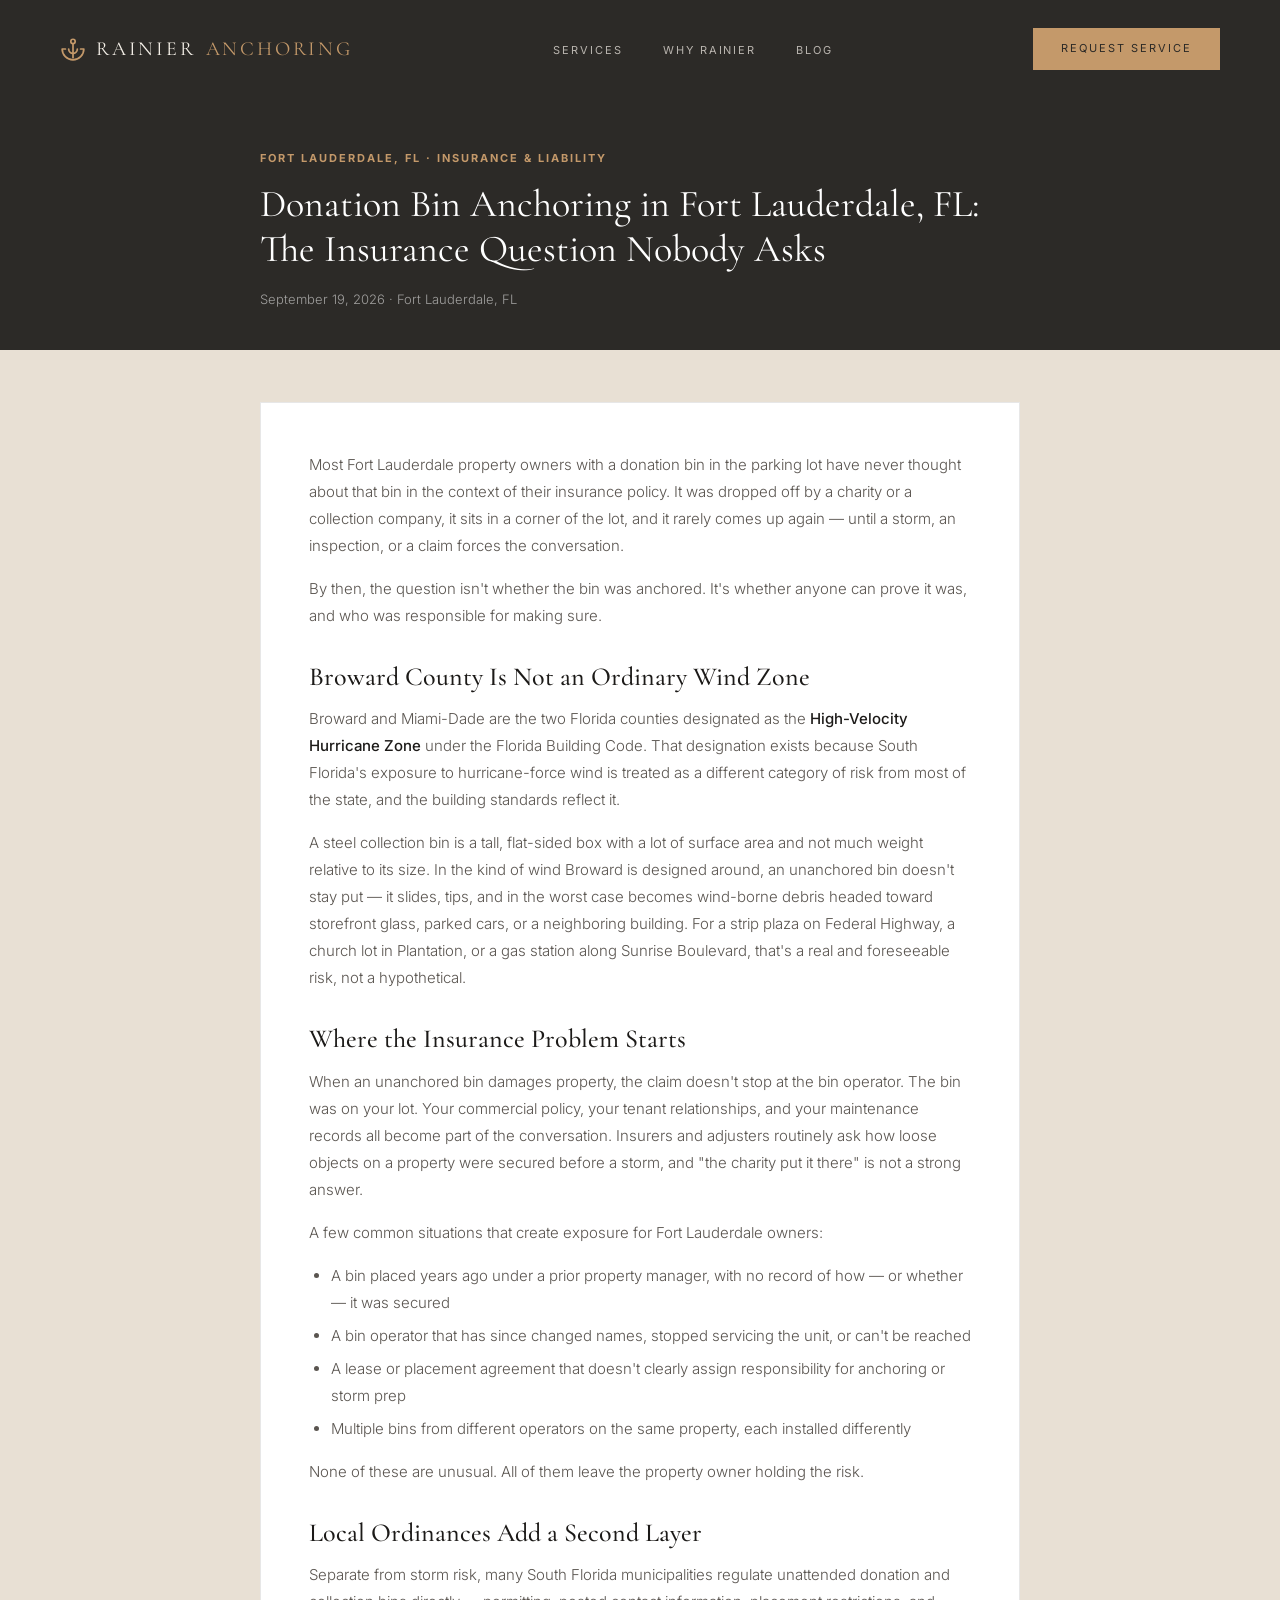
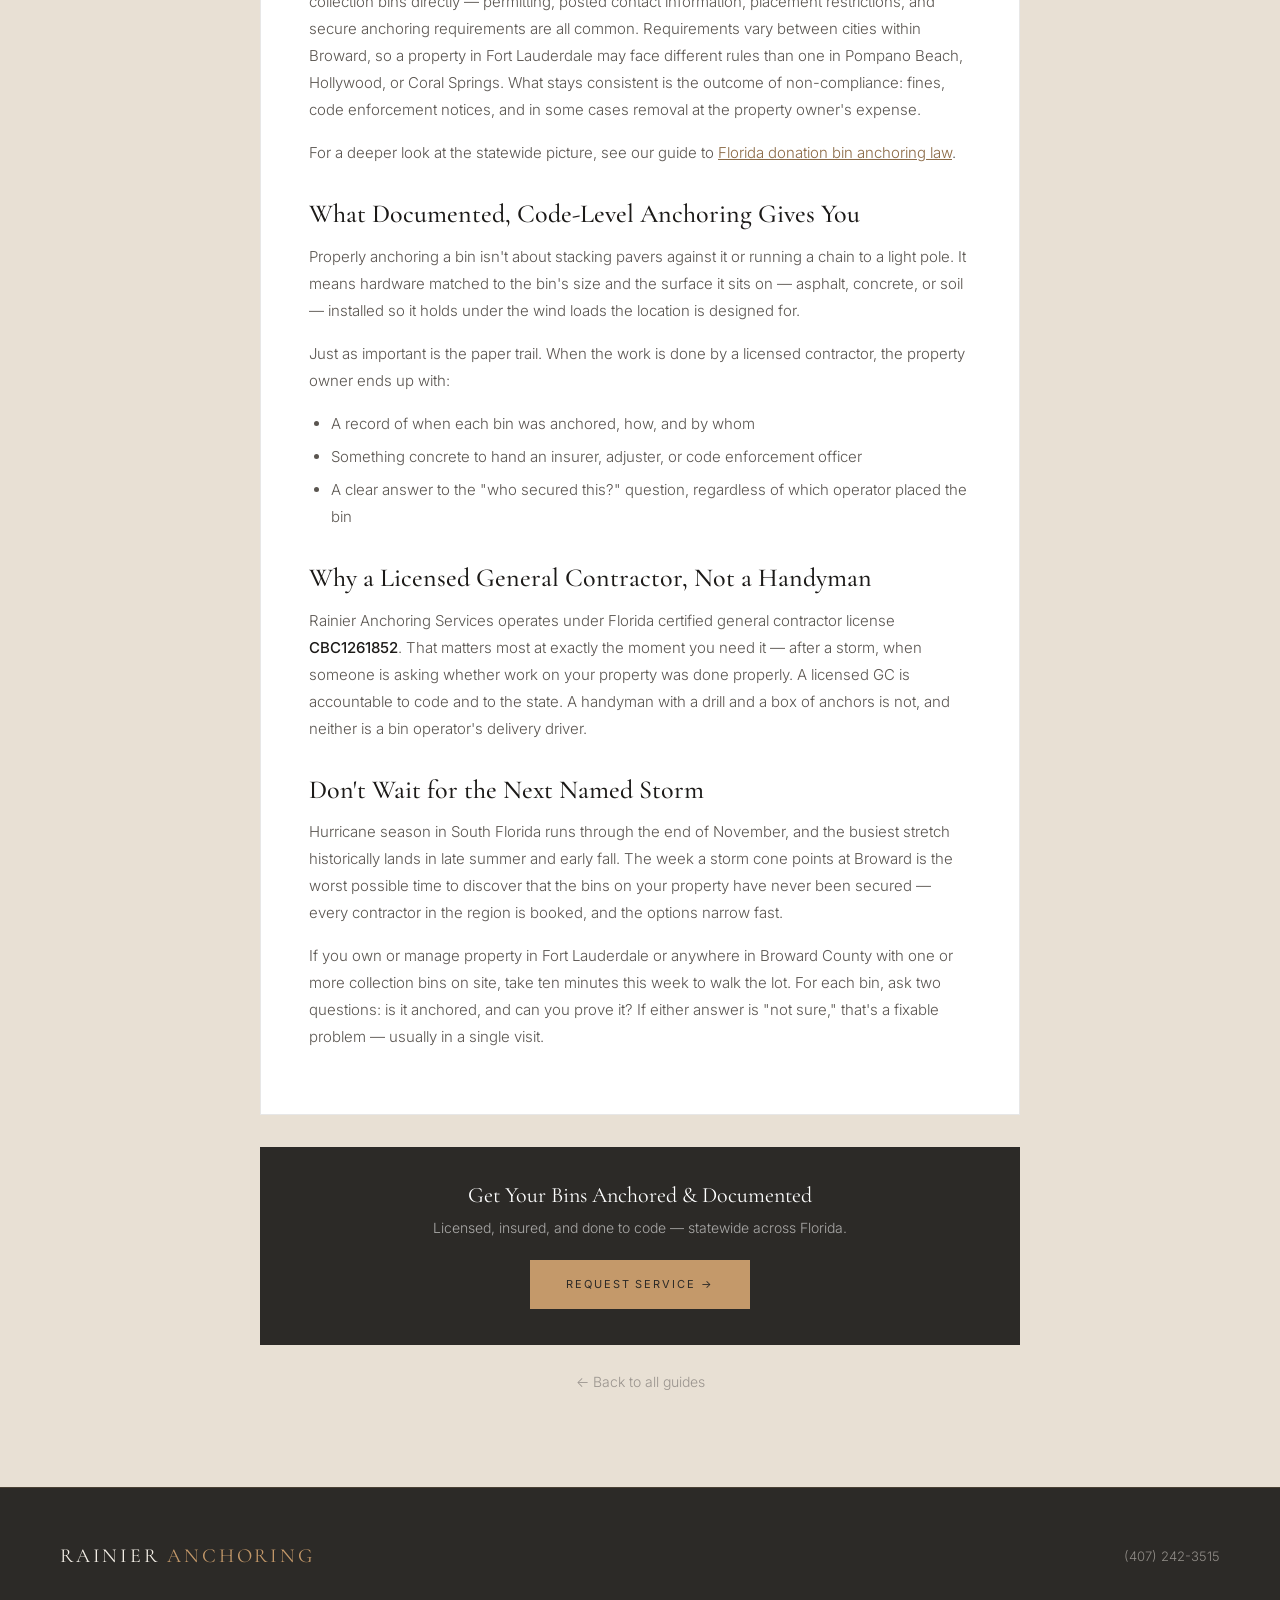
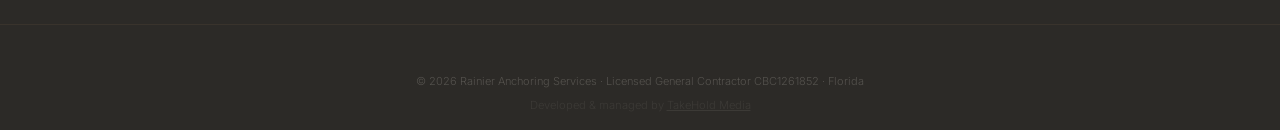
<file: blog/donation-bin-anchoring-fort-lauderdale-fl.html>
<!DOCTYPE html>
<html lang="en">
<head>
  <meta charset="UTF-8" />
  <meta name="viewport" content="width=device-width, initial-scale=1.0" />
  <title>Donation Bin Anchoring in Fort Lauderdale, FL: The Insurance Question Nobody Asks | Rainier Anchoring Services</title>
  <meta name="description" content="Fort Lauderdale and Broward County property owners: why unanchored donation bins are an insurance and liability problem in a High-Velocity Hurricane Zone, and how to close the gap." />
  <link rel="canonical" href="https://rainieranchoringservices.com/blog/donation-bin-anchoring-fort-lauderdale-fl.html" />
  <meta property="og:title" content="Donation Bin Anchoring in Fort Lauderdale, FL: The Insurance Question Nobody Asks" />
  <meta property="og:description" content="Why unanchored donation bins are an insurance and liability problem for Fort Lauderdale and Broward County property owners — and how to close the gap before storm season." />
  <meta property="og:type" content="article" />
  <script type="application/ld+json">
  {
    "@context": "https://schema.org",
    "@type": "Article",
    "headline": "Donation Bin Anchoring in Fort Lauderdale, FL: The Insurance Question Nobody Asks",
    "description": "Fort Lauderdale and Broward County property owners: why unanchored donation bins are an insurance and liability problem in a High-Velocity Hurricane Zone, and how to close the gap.",
    "datePublished": "2026-09-19",
    "author": { "@type": "Organization", "name": "Rainier Anchoring Services" },
    "publisher": { "@type": "Organization", "name": "Rainier Anchoring Services" }
  }
  </script>
  <link rel="preconnect" href="https://fonts.googleapis.com" />
  <link rel="preconnect" href="https://fonts.gstatic.com" crossorigin />
  <link href="https://fonts.googleapis.com/css2?family=Cormorant+Garamond:ital,wght@0,300;0,400;0,600;1,300;1,400&family=Inter:wght@300;400;500&display=swap" rel="stylesheet" />
  <link rel="stylesheet" href="../css/style.css" />
  <style>
    .logo-mark { display: flex; align-items: center; justify-content: center; }
    .logo-mark svg { width: 26px; height: 26px; }
    .article-hero { padding: 150px 60px 40px; background: var(--dark); }
    .article-hero-inner { max-width: 760px; margin: 0 auto; }
    .article-hero .eyebrow { color: var(--gold); font-size:11px; font-weight:700; text-transform:uppercase; letter-spacing:2px; margin-bottom:14px; }
    .article-hero h1 { font-family:'Cormorant Garamond', serif; font-size:38px; font-weight:400; color:#fff; line-height:1.2; margin-bottom:16px; }
    .article-hero .meta { color: rgba(255,255,255,0.55); font-size: 13px; font-family: 'Inter', sans-serif; }
    .article-body-wrap { padding: 52px 60px; background: var(--bg); }
    .article-body { max-width: 760px; margin: 0 auto; background: var(--bg-card, #fff); border: 1px solid var(--rule); padding: 48px; }
    .article-body h2 { font-family:'Cormorant Garamond', serif; font-size: 26px; color: var(--ink); margin: 34px 0 14px; font-weight:500; }
    .article-body h3 { font-family:'Cormorant Garamond', serif; font-size: 20px; color: var(--ink); margin: 26px 0 12px; font-weight:500; }
    .article-body p { font-family: 'Inter', sans-serif; font-size: 15px; color: var(--ink-mid); line-height: 1.8; margin-bottom: 16px; font-weight: 300; }
    .article-body ul, .article-body ol { margin: 0 0 16px 22px; color: var(--ink-mid); font-family: 'Inter', sans-serif; font-size: 15px; line-height: 1.8; font-weight: 300; }
    .article-body li { margin-bottom: 6px; }
    .article-body a { color: var(--gold-dim); text-decoration: underline; }
    .article-body strong { color: var(--ink); font-weight: 500; }
    .article-cta { max-width: 760px; margin: 32px auto 0; background: var(--dark); padding: 36px 40px; text-align:center; }
    .article-cta h3 { font-family:'Cormorant Garamond', serif; color:#fff; font-size:22px; margin-bottom:10px; font-weight:400; }
    .article-cta p { color: rgba(255,255,255,0.6); font-size:14px; margin-bottom:20px; font-family: 'Inter', sans-serif; font-weight: 300; }
    .back-link-wrap { text-align:center; padding: 24px 0 40px; }
    .back-link a { color: var(--ink-dim); font-family: 'Inter', sans-serif; font-size: 14px; text-decoration:none; }
    .back-link a:hover { color: var(--gold-dim); }
    @media (max-width: 700px) {
      .article-hero { padding: 100px 20px 30px; }
      .article-hero h1 { font-size: 28px; }
      .article-body-wrap { padding: 20px; }
      .article-body { padding: 24px; }
    }
  </style>
</head>
<body>

<nav id="nav">
  <a href="/" class="nav-logo nav-logo--light" style="display:flex; align-items:center; gap:10px;">
    <span class="logo-mark">
      <svg viewBox="0 0 24 24" fill="none" stroke="currentColor" stroke-width="1.6" stroke-linecap="round" stroke-linejoin="round"><circle cx="12" cy="5" r="2"></circle><path d="M12 7v13"></path><path d="M5 12H2a10 10 0 0 0 20 0h-3"></path><path d="M8 12a4 4 0 0 0 8 0"></path></svg>
    </span>
    Rainier <span>Anchoring</span>
  </a>
  <ul class="nav-links nav-links--light">
    <li><a href="/#services">Services</a></li>
    <li><a href="/#why">Why Rainier</a></li>
    <li><a href="/blog/">Blog</a></li>
  </ul>
  <a href="/#quote" class="nav-cta">Request Service</a>
</nav>

<div class="article-hero">
  <div class="article-hero-inner">
    <div class="eyebrow">Fort Lauderdale, FL · Insurance &amp; Liability</div>
    <h1>Donation Bin Anchoring in Fort Lauderdale, FL: The Insurance Question Nobody Asks</h1>
    <div class="meta">September 19, 2026 · Fort Lauderdale, FL</div>
  </div>
</div>

<div class="article-body-wrap">
  <article class="article-body" itemprop="articleBody">
    <p>Most Fort Lauderdale property owners with a donation bin in the parking lot have never thought about that bin in the context of their insurance policy. It was dropped off by a charity or a collection company, it sits in a corner of the lot, and it rarely comes up again — until a storm, an inspection, or a claim forces the conversation.</p>

    <p>By then, the question isn't whether the bin was anchored. It's whether anyone can prove it was, and who was responsible for making sure.</p>

    <h2>Broward County Is Not an Ordinary Wind Zone</h2>
    <p>Broward and Miami-Dade are the two Florida counties designated as the <strong>High-Velocity Hurricane Zone</strong> under the Florida Building Code. That designation exists because South Florida's exposure to hurricane-force wind is treated as a different category of risk from most of the state, and the building standards reflect it.</p>

    <p>A steel collection bin is a tall, flat-sided box with a lot of surface area and not much weight relative to its size. In the kind of wind Broward is designed around, an unanchored bin doesn't stay put — it slides, tips, and in the worst case becomes wind-borne debris headed toward storefront glass, parked cars, or a neighboring building. For a strip plaza on Federal Highway, a church lot in Plantation, or a gas station along Sunrise Boulevard, that's a real and foreseeable risk, not a hypothetical.</p>

    <h2>Where the Insurance Problem Starts</h2>
    <p>When an unanchored bin damages property, the claim doesn't stop at the bin operator. The bin was on your lot. Your commercial policy, your tenant relationships, and your maintenance records all become part of the conversation. Insurers and adjusters routinely ask how loose objects on a property were secured before a storm, and "the charity put it there" is not a strong answer.</p>

    <p>A few common situations that create exposure for Fort Lauderdale owners:</p>
    <ul>
      <li>A bin placed years ago under a prior property manager, with no record of how — or whether — it was secured</li>
      <li>A bin operator that has since changed names, stopped servicing the unit, or can't be reached</li>
      <li>A lease or placement agreement that doesn't clearly assign responsibility for anchoring or storm prep</li>
      <li>Multiple bins from different operators on the same property, each installed differently</li>
    </ul>
    <p>None of these are unusual. All of them leave the property owner holding the risk.</p>

    <h2>Local Ordinances Add a Second Layer</h2>
    <p>Separate from storm risk, many South Florida municipalities regulate unattended donation and collection bins directly — permitting, posted contact information, placement restrictions, and secure anchoring requirements are all common. Requirements vary between cities within Broward, so a property in Fort Lauderdale may face different rules than one in Pompano Beach, Hollywood, or Coral Springs. What stays consistent is the outcome of non-compliance: fines, code enforcement notices, and in some cases removal at the property owner's expense.</p>

    <p>For a deeper look at the statewide picture, see our guide to <a href="/blog/florida-donation-bin-anchoring-law.html">Florida donation bin anchoring law</a>.</p>

    <h2>What Documented, Code-Level Anchoring Gives You</h2>
    <p>Properly anchoring a bin isn't about stacking pavers against it or running a chain to a light pole. It means hardware matched to the bin's size and the surface it sits on — asphalt, concrete, or soil — installed so it holds under the wind loads the location is designed for.</p>

    <p>Just as important is the paper trail. When the work is done by a licensed contractor, the property owner ends up with:</p>
    <ul>
      <li>A record of when each bin was anchored, how, and by whom</li>
      <li>Something concrete to hand an insurer, adjuster, or code enforcement officer</li>
      <li>A clear answer to the "who secured this?" question, regardless of which operator placed the bin</li>
    </ul>

    <h2>Why a Licensed General Contractor, Not a Handyman</h2>
    <p>Rainier Anchoring Services operates under Florida certified general contractor license <strong>CBC1261852</strong>. That matters most at exactly the moment you need it — after a storm, when someone is asking whether work on your property was done properly. A licensed GC is accountable to code and to the state. A handyman with a drill and a box of anchors is not, and neither is a bin operator's delivery driver.</p>

    <h2>Don't Wait for the Next Named Storm</h2>
    <p>Hurricane season in South Florida runs through the end of November, and the busiest stretch historically lands in late summer and early fall. The week a storm cone points at Broward is the worst possible time to discover that the bins on your property have never been secured — every contractor in the region is booked, and the options narrow fast.</p>

    <p>If you own or manage property in Fort Lauderdale or anywhere in Broward County with one or more collection bins on site, take ten minutes this week to walk the lot. For each bin, ask two questions: is it anchored, and can you prove it? If either answer is "not sure," that's a fixable problem — usually in a single visit.</p>
  </article>

  <div class="article-cta">
    <h3>Get Your Bins Anchored &amp; Documented</h3>
    <p>Licensed, insured, and done to code — statewide across Florida.</p>
    <a href="/#quote" class="btn-gold">Request Service &rarr;</a>
  </div>

  <div class="back-link-wrap">
    <div class="back-link"><a href="/blog/">&larr; Back to all guides</a></div>
  </div>
</div>

<footer>
  <div class="footer-brand">Rainier <span>Anchoring</span></div>
  <div class="footer-contact">
    <a href="tel:4072423515">(407) 242-3515</a>
  </div>
</footer>
<div style="background:var(--dark); padding:16px 60px; border-top:1px solid rgba(196,153,106,0.08);">
  <p class="footer-copy">© 2026 Rainier Anchoring Services · Licensed General Contractor CBC1261852 · Florida</p>
  <p class="footer-copy" style="margin-top:6px; opacity:0.4; font-size:0.7rem;">Developed &amp; managed by <a href="https://takeholdmedia.com" target="_blank" style="color:inherit;">TakeHold Media</a></p>
</div>

</body>
</html>
</file>
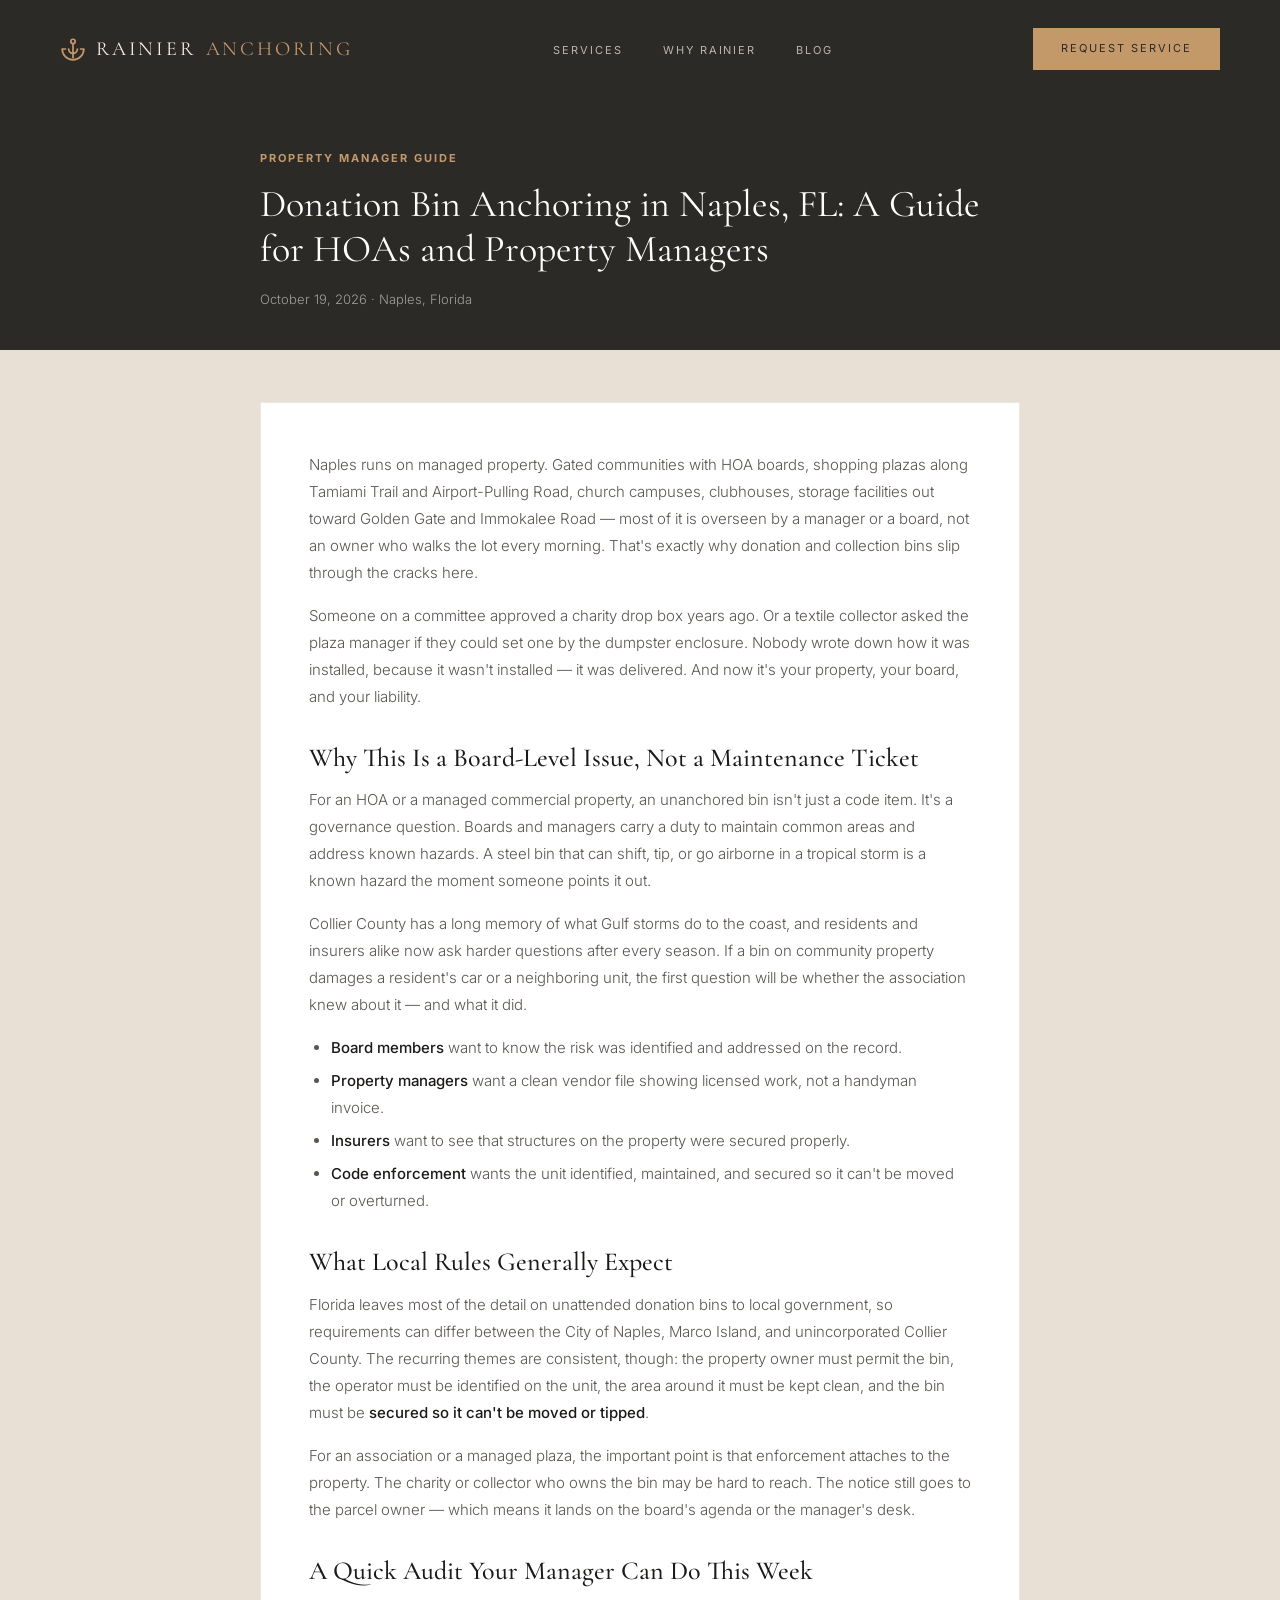
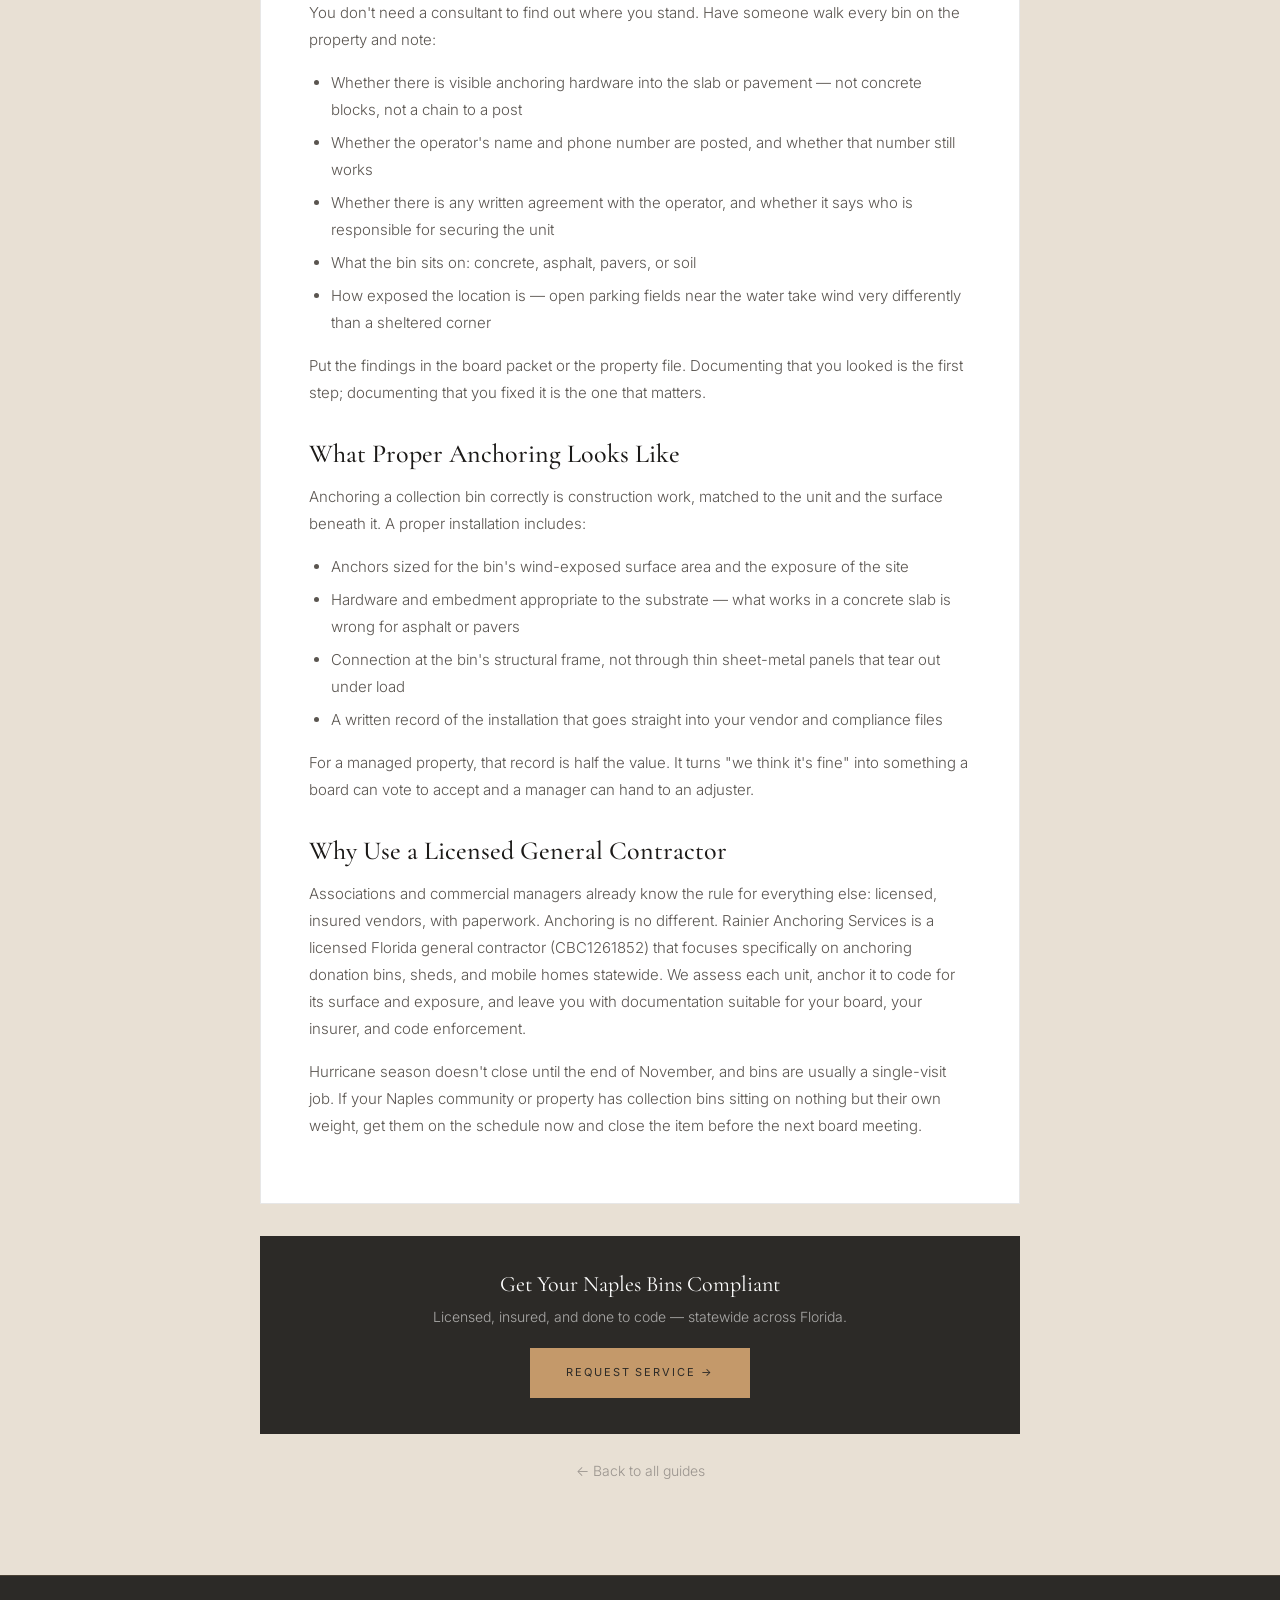
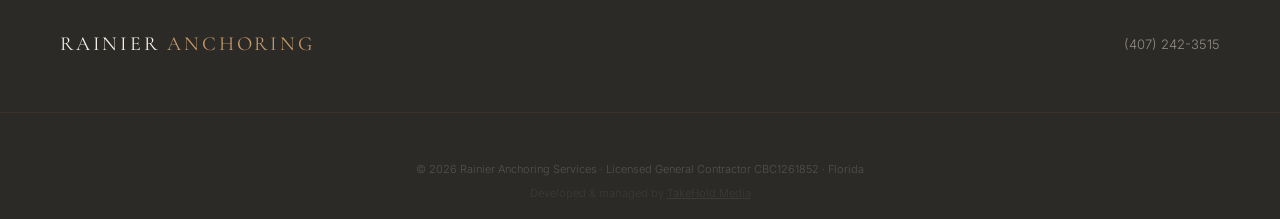
<file: blog/donation-bin-anchoring-naples-fl.html>
<!DOCTYPE html>
<html lang="en">
<head>
  <meta charset="UTF-8" />
  <meta name="viewport" content="width=device-width, initial-scale=1.0" />
  <title>Donation Bin Anchoring in Naples, FL: A Guide for HOAs and Property Managers | Rainier Anchoring Services</title>
  <meta name="description" content="Naples and Collier County HOAs, plaza owners, and property managers: why unanchored donation bins are a board-level liability, and how to get them anchored to code and documented." />
  <link rel="canonical" href="https://rainieranchoringservices.com/blog/donation-bin-anchoring-naples-fl.html" />
  <meta property="og:title" content="Donation Bin Anchoring in Naples, FL: A Guide for HOAs and Property Managers" />
  <meta property="og:description" content="Naples and Collier County property managers: why unanchored donation bins are a liability on your watch, and how to fix it." />
  <meta property="og:type" content="article" />
  <script type="application/ld+json">
  {
    "@context": "https://schema.org",
    "@type": "Article",
    "headline": "Donation Bin Anchoring in Naples, FL: A Guide for HOAs and Property Managers",
    "description": "Naples and Collier County HOAs, plaza owners, and property managers: why unanchored donation bins are a board-level liability, and how to get them anchored to code and documented.",
    "datePublished": "2026-10-19",
    "author": { "@type": "Organization", "name": "Rainier Anchoring Services" },
    "publisher": { "@type": "Organization", "name": "Rainier Anchoring Services" }
  }
  </script>
  <link rel="preconnect" href="https://fonts.googleapis.com" />
  <link rel="preconnect" href="https://fonts.gstatic.com" crossorigin />
  <link href="https://fonts.googleapis.com/css2?family=Cormorant+Garamond:ital,wght@0,300;0,400;0,600;1,300;1,400&family=Inter:wght@300;400;500&display=swap" rel="stylesheet" />
  <link rel="stylesheet" href="../css/style.css" />
  <style>
    .logo-mark { display: flex; align-items: center; justify-content: center; }
    .logo-mark svg { width: 26px; height: 26px; }
    .article-hero { padding: 150px 60px 40px; background: var(--dark); }
    .article-hero-inner { max-width: 760px; margin: 0 auto; }
    .article-hero .eyebrow { color: var(--gold); font-size:11px; font-weight:700; text-transform:uppercase; letter-spacing:2px; margin-bottom:14px; }
    .article-hero h1 { font-family:'Cormorant Garamond', serif; font-size:38px; font-weight:400; color:#fff; line-height:1.2; margin-bottom:16px; }
    .article-hero .meta { color: rgba(255,255,255,0.55); font-size: 13px; font-family: 'Inter', sans-serif; }
    .article-body-wrap { padding: 52px 60px; background: var(--bg); }
    .article-body { max-width: 760px; margin: 0 auto; background: var(--bg-card, #fff); border: 1px solid var(--rule); padding: 48px; }
    .article-body h2 { font-family:'Cormorant Garamond', serif; font-size: 26px; color: var(--ink); margin: 34px 0 14px; font-weight:500; }
    .article-body h3 { font-family:'Cormorant Garamond', serif; font-size: 20px; color: var(--ink); margin: 26px 0 12px; font-weight:500; }
    .article-body p { font-family: 'Inter', sans-serif; font-size: 15px; color: var(--ink-mid); line-height: 1.8; margin-bottom: 16px; font-weight: 300; }
    .article-body ul, .article-body ol { margin: 0 0 16px 22px; color: var(--ink-mid); font-family: 'Inter', sans-serif; font-size: 15px; line-height: 1.8; font-weight: 300; }
    .article-body li { margin-bottom: 6px; }
    .article-body a { color: var(--gold-dim); text-decoration: underline; }
    .article-body strong { color: var(--ink); font-weight: 500; }
    .article-cta { max-width: 760px; margin: 32px auto 0; background: var(--dark); padding: 36px 40px; text-align:center; }
    .article-cta h3 { font-family:'Cormorant Garamond', serif; color:#fff; font-size:22px; margin-bottom:10px; font-weight:400; }
    .article-cta p { color: rgba(255,255,255,0.6); font-size:14px; margin-bottom:20px; font-family: 'Inter', sans-serif; font-weight: 300; }
    .back-link-wrap { text-align:center; padding: 24px 0 40px; }
    .back-link a { color: var(--ink-dim); font-family: 'Inter', sans-serif; font-size: 14px; text-decoration:none; }
    .back-link a:hover { color: var(--gold-dim); }
    @media (max-width: 700px) {
      .article-hero { padding: 100px 20px 30px; }
      .article-hero h1 { font-size: 28px; }
      .article-body-wrap { padding: 20px; }
      .article-body { padding: 24px; }
    }
  </style>
</head>
<body>

<nav id="nav">
  <a href="/" class="nav-logo nav-logo--light" style="display:flex; align-items:center; gap:10px;">
    <span class="logo-mark">
      <svg viewBox="0 0 24 24" fill="none" stroke="currentColor" stroke-width="1.6" stroke-linecap="round" stroke-linejoin="round"><circle cx="12" cy="5" r="2"></circle><path d="M12 7v13"></path><path d="M5 12H2a10 10 0 0 0 20 0h-3"></path><path d="M8 12a4 4 0 0 0 8 0"></path></svg>
    </span>
    Rainier <span>Anchoring</span>
  </a>
  <ul class="nav-links nav-links--light">
    <li><a href="/#services">Services</a></li>
    <li><a href="/#why">Why Rainier</a></li>
    <li><a href="/blog/">Blog</a></li>
  </ul>
  <a href="/#quote" class="nav-cta">Request Service</a>
</nav>

<div class="article-hero">
  <div class="article-hero-inner">
    <div class="eyebrow">Property Manager Guide</div>
    <h1>Donation Bin Anchoring in Naples, FL: A Guide for HOAs and Property Managers</h1>
    <div class="meta">October 19, 2026 · Naples, Florida</div>
  </div>
</div>

<div class="article-body-wrap">
  <article class="article-body" itemprop="articleBody">
    <p>Naples runs on managed property. Gated communities with HOA boards, shopping plazas along Tamiami Trail and Airport-Pulling Road, church campuses, clubhouses, storage facilities out toward Golden Gate and Immokalee Road — most of it is overseen by a manager or a board, not an owner who walks the lot every morning. That's exactly why donation and collection bins slip through the cracks here.</p>

    <p>Someone on a committee approved a charity drop box years ago. Or a textile collector asked the plaza manager if they could set one by the dumpster enclosure. Nobody wrote down how it was installed, because it wasn't installed — it was delivered. And now it's your property, your board, and your liability.</p>

    <h2>Why This Is a Board-Level Issue, Not a Maintenance Ticket</h2>
    <p>For an HOA or a managed commercial property, an unanchored bin isn't just a code item. It's a governance question. Boards and managers carry a duty to maintain common areas and address known hazards. A steel bin that can shift, tip, or go airborne in a tropical storm is a known hazard the moment someone points it out.</p>
    <p>Collier County has a long memory of what Gulf storms do to the coast, and residents and insurers alike now ask harder questions after every season. If a bin on community property damages a resident's car or a neighboring unit, the first question will be whether the association knew about it — and what it did.</p>
    <ul>
      <li><strong>Board members</strong> want to know the risk was identified and addressed on the record.</li>
      <li><strong>Property managers</strong> want a clean vendor file showing licensed work, not a handyman invoice.</li>
      <li><strong>Insurers</strong> want to see that structures on the property were secured properly.</li>
      <li><strong>Code enforcement</strong> wants the unit identified, maintained, and secured so it can't be moved or overturned.</li>
    </ul>

    <h2>What Local Rules Generally Expect</h2>
    <p>Florida leaves most of the detail on unattended donation bins to local government, so requirements can differ between the City of Naples, Marco Island, and unincorporated Collier County. The recurring themes are consistent, though: the property owner must permit the bin, the operator must be identified on the unit, the area around it must be kept clean, and the bin must be <strong>secured so it can't be moved or tipped</strong>.</p>
    <p>For an association or a managed plaza, the important point is that enforcement attaches to the property. The charity or collector who owns the bin may be hard to reach. The notice still goes to the parcel owner — which means it lands on the board's agenda or the manager's desk.</p>

    <h2>A Quick Audit Your Manager Can Do This Week</h2>
    <p>You don't need a consultant to find out where you stand. Have someone walk every bin on the property and note:</p>
    <ul>
      <li>Whether there is visible anchoring hardware into the slab or pavement — not concrete blocks, not a chain to a post</li>
      <li>Whether the operator's name and phone number are posted, and whether that number still works</li>
      <li>Whether there is any written agreement with the operator, and whether it says who is responsible for securing the unit</li>
      <li>What the bin sits on: concrete, asphalt, pavers, or soil</li>
      <li>How exposed the location is — open parking fields near the water take wind very differently than a sheltered corner</li>
    </ul>
    <p>Put the findings in the board packet or the property file. Documenting that you looked is the first step; documenting that you fixed it is the one that matters.</p>

    <h2>What Proper Anchoring Looks Like</h2>
    <p>Anchoring a collection bin correctly is construction work, matched to the unit and the surface beneath it. A proper installation includes:</p>
    <ul>
      <li>Anchors sized for the bin's wind-exposed surface area and the exposure of the site</li>
      <li>Hardware and embedment appropriate to the substrate — what works in a concrete slab is wrong for asphalt or pavers</li>
      <li>Connection at the bin's structural frame, not through thin sheet-metal panels that tear out under load</li>
      <li>A written record of the installation that goes straight into your vendor and compliance files</li>
    </ul>
    <p>For a managed property, that record is half the value. It turns "we think it's fine" into something a board can vote to accept and a manager can hand to an adjuster.</p>

    <h2>Why Use a Licensed General Contractor</h2>
    <p>Associations and commercial managers already know the rule for everything else: licensed, insured vendors, with paperwork. Anchoring is no different. Rainier Anchoring Services is a licensed Florida general contractor (CBC1261852) that focuses specifically on anchoring donation bins, sheds, and mobile homes statewide. We assess each unit, anchor it to code for its surface and exposure, and leave you with documentation suitable for your board, your insurer, and code enforcement.</p>
    <p>Hurricane season doesn't close until the end of November, and bins are usually a single-visit job. If your Naples community or property has collection bins sitting on nothing but their own weight, get them on the schedule now and close the item before the next board meeting.</p>
  </article>

  <div class="article-cta">
    <h3>Get Your Naples Bins Compliant</h3>
    <p>Licensed, insured, and done to code — statewide across Florida.</p>
    <a href="/#quote" class="btn-gold">Request Service &rarr;</a>
  </div>

  <div class="back-link-wrap">
    <div class="back-link"><a href="/blog/">&larr; Back to all guides</a></div>
  </div>
</div>

<footer>
  <div class="footer-brand">Rainier <span>Anchoring</span></div>
  <div class="footer-contact">
    <a href="tel:4072423515">(407) 242-3515</a>
  </div>
</footer>
<div style="background:var(--dark); padding:16px 60px; border-top:1px solid rgba(196,153,106,0.08);">
  <p class="footer-copy">© 2026 Rainier Anchoring Services · Licensed General Contractor CBC1261852 · Florida</p>
  <p class="footer-copy" style="margin-top:6px; opacity:0.4; font-size:0.7rem;">Developed &amp; managed by <a href="https://takeholdmedia.com" target="_blank" style="color:inherit;">TakeHold Media</a></p>
</div>

</body>
</html>
</file>
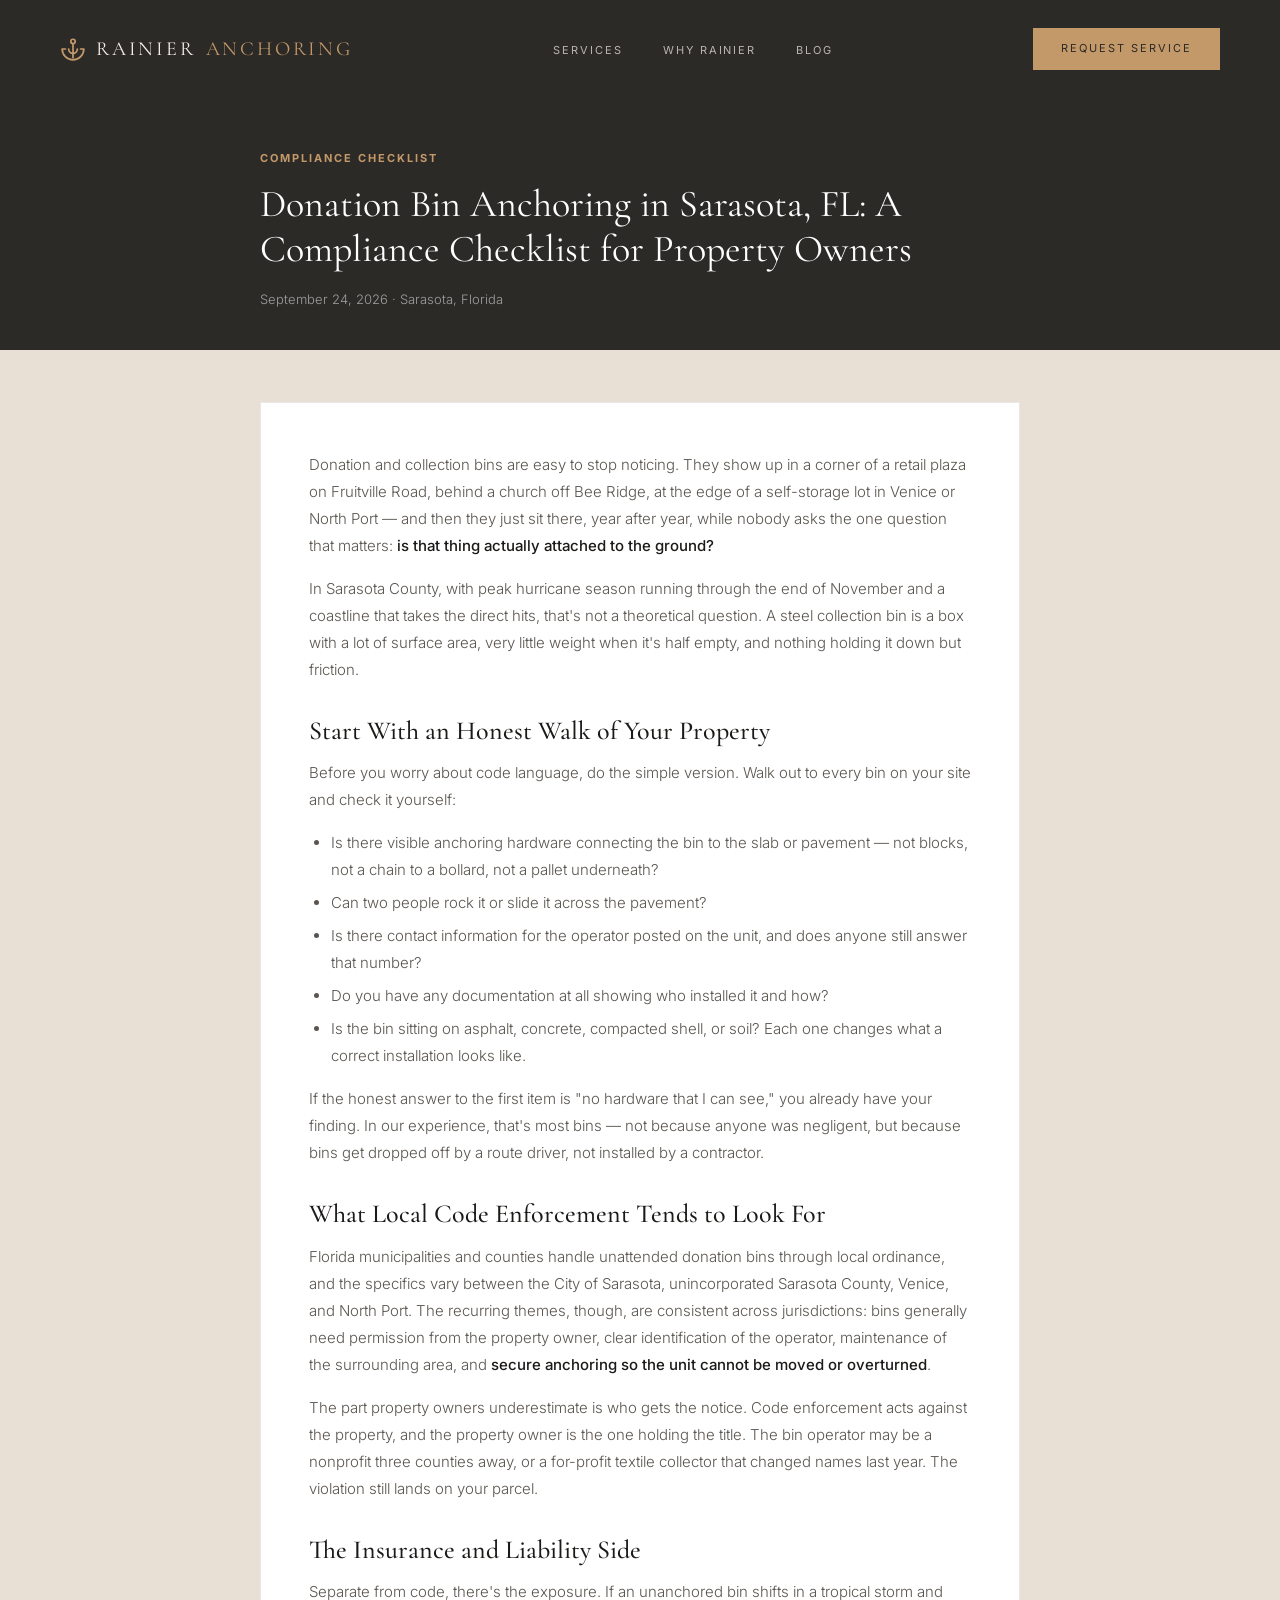
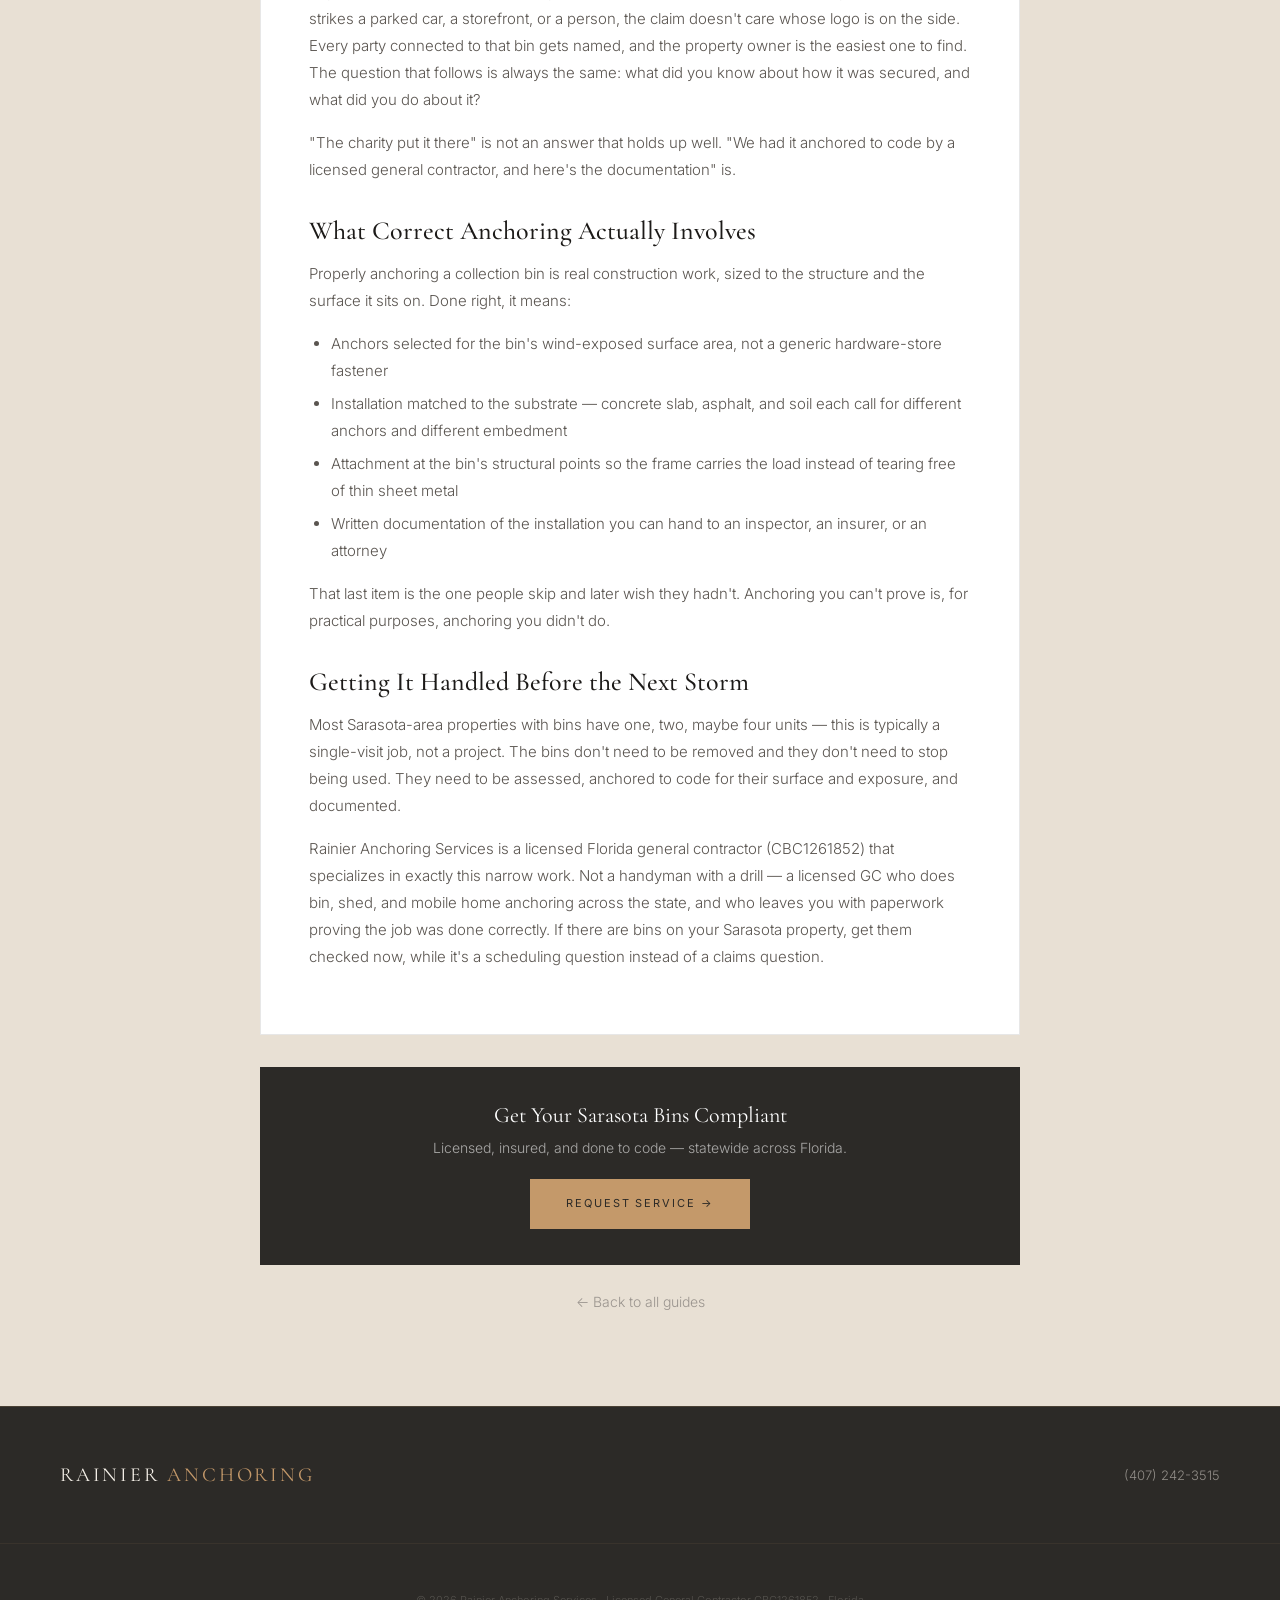
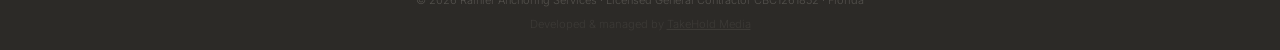
<file: blog/donation-bin-anchoring-sarasota-fl.html>
<!DOCTYPE html>
<html lang="en">
<head>
  <meta charset="UTF-8" />
  <meta name="viewport" content="width=device-width, initial-scale=1.0" />
  <title>Donation Bin Anchoring in Sarasota, FL: A Compliance Checklist | Rainier Anchoring Services</title>
  <meta name="description" content="Sarasota County property owners: a practical checklist for donation and collection bin anchoring compliance — what code enforcement looks for, and how to close the gap before storm season." />
  <link rel="canonical" href="https://rainieranchoringservices.com/blog/donation-bin-anchoring-sarasota-fl.html" />
  <meta property="og:title" content="Donation Bin Anchoring in Sarasota, FL: A Compliance Checklist" />
  <meta property="og:description" content="Sarasota County property owners: what code enforcement looks for on donation bins, and how to get yours anchored to code." />
  <meta property="og:type" content="article" />
  <script type="application/ld+json">
  {
    "@context": "https://schema.org",
    "@type": "Article",
    "headline": "Donation Bin Anchoring in Sarasota, FL: A Compliance Checklist for Property Owners",
    "description": "Sarasota County property owners: a practical checklist for donation and collection bin anchoring compliance — what code enforcement looks for, and how to close the gap before storm season.",
    "datePublished": "2026-09-24",
    "author": { "@type": "Organization", "name": "Rainier Anchoring Services" },
    "publisher": { "@type": "Organization", "name": "Rainier Anchoring Services" }
  }
  </script>
  <link rel="preconnect" href="https://fonts.googleapis.com" />
  <link rel="preconnect" href="https://fonts.gstatic.com" crossorigin />
  <link href="https://fonts.googleapis.com/css2?family=Cormorant+Garamond:ital,wght@0,300;0,400;0,600;1,300;1,400&family=Inter:wght@300;400;500&display=swap" rel="stylesheet" />
  <link rel="stylesheet" href="../css/style.css" />
  <style>
    .logo-mark { display: flex; align-items: center; justify-content: center; }
    .logo-mark svg { width: 26px; height: 26px; }
    .article-hero { padding: 150px 60px 40px; background: var(--dark); }
    .article-hero-inner { max-width: 760px; margin: 0 auto; }
    .article-hero .eyebrow { color: var(--gold); font-size:11px; font-weight:700; text-transform:uppercase; letter-spacing:2px; margin-bottom:14px; }
    .article-hero h1 { font-family:'Cormorant Garamond', serif; font-size:38px; font-weight:400; color:#fff; line-height:1.2; margin-bottom:16px; }
    .article-hero .meta { color: rgba(255,255,255,0.55); font-size: 13px; font-family: 'Inter', sans-serif; }
    .article-body-wrap { padding: 52px 60px; background: var(--bg); }
    .article-body { max-width: 760px; margin: 0 auto; background: var(--bg-card, #fff); border: 1px solid var(--rule); padding: 48px; }
    .article-body h2 { font-family:'Cormorant Garamond', serif; font-size: 26px; color: var(--ink); margin: 34px 0 14px; font-weight:500; }
    .article-body h3 { font-family:'Cormorant Garamond', serif; font-size: 20px; color: var(--ink); margin: 26px 0 12px; font-weight:500; }
    .article-body p { font-family: 'Inter', sans-serif; font-size: 15px; color: var(--ink-mid); line-height: 1.8; margin-bottom: 16px; font-weight: 300; }
    .article-body ul, .article-body ol { margin: 0 0 16px 22px; color: var(--ink-mid); font-family: 'Inter', sans-serif; font-size: 15px; line-height: 1.8; font-weight: 300; }
    .article-body li { margin-bottom: 6px; }
    .article-body a { color: var(--gold-dim); text-decoration: underline; }
    .article-body strong { color: var(--ink); font-weight: 500; }
    .article-cta { max-width: 760px; margin: 32px auto 0; background: var(--dark); padding: 36px 40px; text-align:center; }
    .article-cta h3 { font-family:'Cormorant Garamond', serif; color:#fff; font-size:22px; margin-bottom:10px; font-weight:400; }
    .article-cta p { color: rgba(255,255,255,0.6); font-size:14px; margin-bottom:20px; font-family: 'Inter', sans-serif; font-weight: 300; }
    .back-link-wrap { text-align:center; padding: 24px 0 40px; }
    .back-link a { color: var(--ink-dim); font-family: 'Inter', sans-serif; font-size: 14px; text-decoration:none; }
    .back-link a:hover { color: var(--gold-dim); }
    @media (max-width: 700px) {
      .article-hero { padding: 100px 20px 30px; }
      .article-hero h1 { font-size: 28px; }
      .article-body-wrap { padding: 20px; }
      .article-body { padding: 24px; }
    }
  </style>
</head>
<body>

<nav id="nav">
  <a href="/" class="nav-logo nav-logo--light" style="display:flex; align-items:center; gap:10px;">
    <span class="logo-mark">
      <svg viewBox="0 0 24 24" fill="none" stroke="currentColor" stroke-width="1.6" stroke-linecap="round" stroke-linejoin="round"><circle cx="12" cy="5" r="2"></circle><path d="M12 7v13"></path><path d="M5 12H2a10 10 0 0 0 20 0h-3"></path><path d="M8 12a4 4 0 0 0 8 0"></path></svg>
    </span>
    Rainier <span>Anchoring</span>
  </a>
  <ul class="nav-links nav-links--light">
    <li><a href="/#services">Services</a></li>
    <li><a href="/#why">Why Rainier</a></li>
    <li><a href="/blog/">Blog</a></li>
  </ul>
  <a href="/#quote" class="nav-cta">Request Service</a>
</nav>

<div class="article-hero">
  <div class="article-hero-inner">
    <div class="eyebrow">Compliance Checklist</div>
    <h1>Donation Bin Anchoring in Sarasota, FL: A Compliance Checklist for Property Owners</h1>
    <div class="meta">September 24, 2026 · Sarasota, Florida</div>
  </div>
</div>

<div class="article-body-wrap">
  <article class="article-body" itemprop="articleBody">
    <p>Donation and collection bins are easy to stop noticing. They show up in a corner of a retail plaza on Fruitville Road, behind a church off Bee Ridge, at the edge of a self-storage lot in Venice or North Port — and then they just sit there, year after year, while nobody asks the one question that matters: <strong>is that thing actually attached to the ground?</strong></p>

    <p>In Sarasota County, with peak hurricane season running through the end of November and a coastline that takes the direct hits, that's not a theoretical question. A steel collection bin is a box with a lot of surface area, very little weight when it's half empty, and nothing holding it down but friction.</p>

    <h2>Start With an Honest Walk of Your Property</h2>
    <p>Before you worry about code language, do the simple version. Walk out to every bin on your site and check it yourself:</p>
    <ul>
      <li>Is there visible anchoring hardware connecting the bin to the slab or pavement — not blocks, not a chain to a bollard, not a pallet underneath?</li>
      <li>Can two people rock it or slide it across the pavement?</li>
      <li>Is there contact information for the operator posted on the unit, and does anyone still answer that number?</li>
      <li>Do you have any documentation at all showing who installed it and how?</li>
      <li>Is the bin sitting on asphalt, concrete, compacted shell, or soil? Each one changes what a correct installation looks like.</li>
    </ul>
    <p>If the honest answer to the first item is "no hardware that I can see," you already have your finding. In our experience, that's most bins — not because anyone was negligent, but because bins get dropped off by a route driver, not installed by a contractor.</p>

    <h2>What Local Code Enforcement Tends to Look For</h2>
    <p>Florida municipalities and counties handle unattended donation bins through local ordinance, and the specifics vary between the City of Sarasota, unincorporated Sarasota County, Venice, and North Port. The recurring themes, though, are consistent across jurisdictions: bins generally need permission from the property owner, clear identification of the operator, maintenance of the surrounding area, and <strong>secure anchoring so the unit cannot be moved or overturned</strong>.</p>

    <p>The part property owners underestimate is who gets the notice. Code enforcement acts against the property, and the property owner is the one holding the title. The bin operator may be a nonprofit three counties away, or a for-profit textile collector that changed names last year. The violation still lands on your parcel.</p>

    <h2>The Insurance and Liability Side</h2>
    <p>Separate from code, there's the exposure. If an unanchored bin shifts in a tropical storm and strikes a parked car, a storefront, or a person, the claim doesn't care whose logo is on the side. Every party connected to that bin gets named, and the property owner is the easiest one to find. The question that follows is always the same: what did you know about how it was secured, and what did you do about it?</p>
    <p>"The charity put it there" is not an answer that holds up well. "We had it anchored to code by a licensed general contractor, and here's the documentation" is.</p>

    <h2>What Correct Anchoring Actually Involves</h2>
    <p>Properly anchoring a collection bin is real construction work, sized to the structure and the surface it sits on. Done right, it means:</p>
    <ul>
      <li>Anchors selected for the bin's wind-exposed surface area, not a generic hardware-store fastener</li>
      <li>Installation matched to the substrate — concrete slab, asphalt, and soil each call for different anchors and different embedment</li>
      <li>Attachment at the bin's structural points so the frame carries the load instead of tearing free of thin sheet metal</li>
      <li>Written documentation of the installation you can hand to an inspector, an insurer, or an attorney</li>
    </ul>

    <p>That last item is the one people skip and later wish they hadn't. Anchoring you can't prove is, for practical purposes, anchoring you didn't do.</p>

    <h2>Getting It Handled Before the Next Storm</h2>
    <p>Most Sarasota-area properties with bins have one, two, maybe four units — this is typically a single-visit job, not a project. The bins don't need to be removed and they don't need to stop being used. They need to be assessed, anchored to code for their surface and exposure, and documented.</p>

    <p>Rainier Anchoring Services is a licensed Florida general contractor (CBC1261852) that specializes in exactly this narrow work. Not a handyman with a drill — a licensed GC who does bin, shed, and mobile home anchoring across the state, and who leaves you with paperwork proving the job was done correctly. If there are bins on your Sarasota property, get them checked now, while it's a scheduling question instead of a claims question.</p>
  </article>

  <div class="article-cta">
    <h3>Get Your Sarasota Bins Compliant</h3>
    <p>Licensed, insured, and done to code — statewide across Florida.</p>
    <a href="/#quote" class="btn-gold">Request Service &rarr;</a>
  </div>

  <div class="back-link-wrap">
    <div class="back-link"><a href="/blog/">&larr; Back to all guides</a></div>
  </div>
</div>

<footer>
  <div class="footer-brand">Rainier <span>Anchoring</span></div>
  <div class="footer-contact">
    <a href="tel:4072423515">(407) 242-3515</a>
  </div>
</footer>
<div style="background:var(--dark); padding:16px 60px; border-top:1px solid rgba(196,153,106,0.08);">
  <p class="footer-copy">© 2026 Rainier Anchoring Services · Licensed General Contractor CBC1261852 · Florida</p>
  <p class="footer-copy" style="margin-top:6px; opacity:0.4; font-size:0.7rem;">Developed &amp; managed by <a href="https://takeholdmedia.com" target="_blank" style="color:inherit;">TakeHold Media</a></p>
</div>

</body>
</html>
</file>
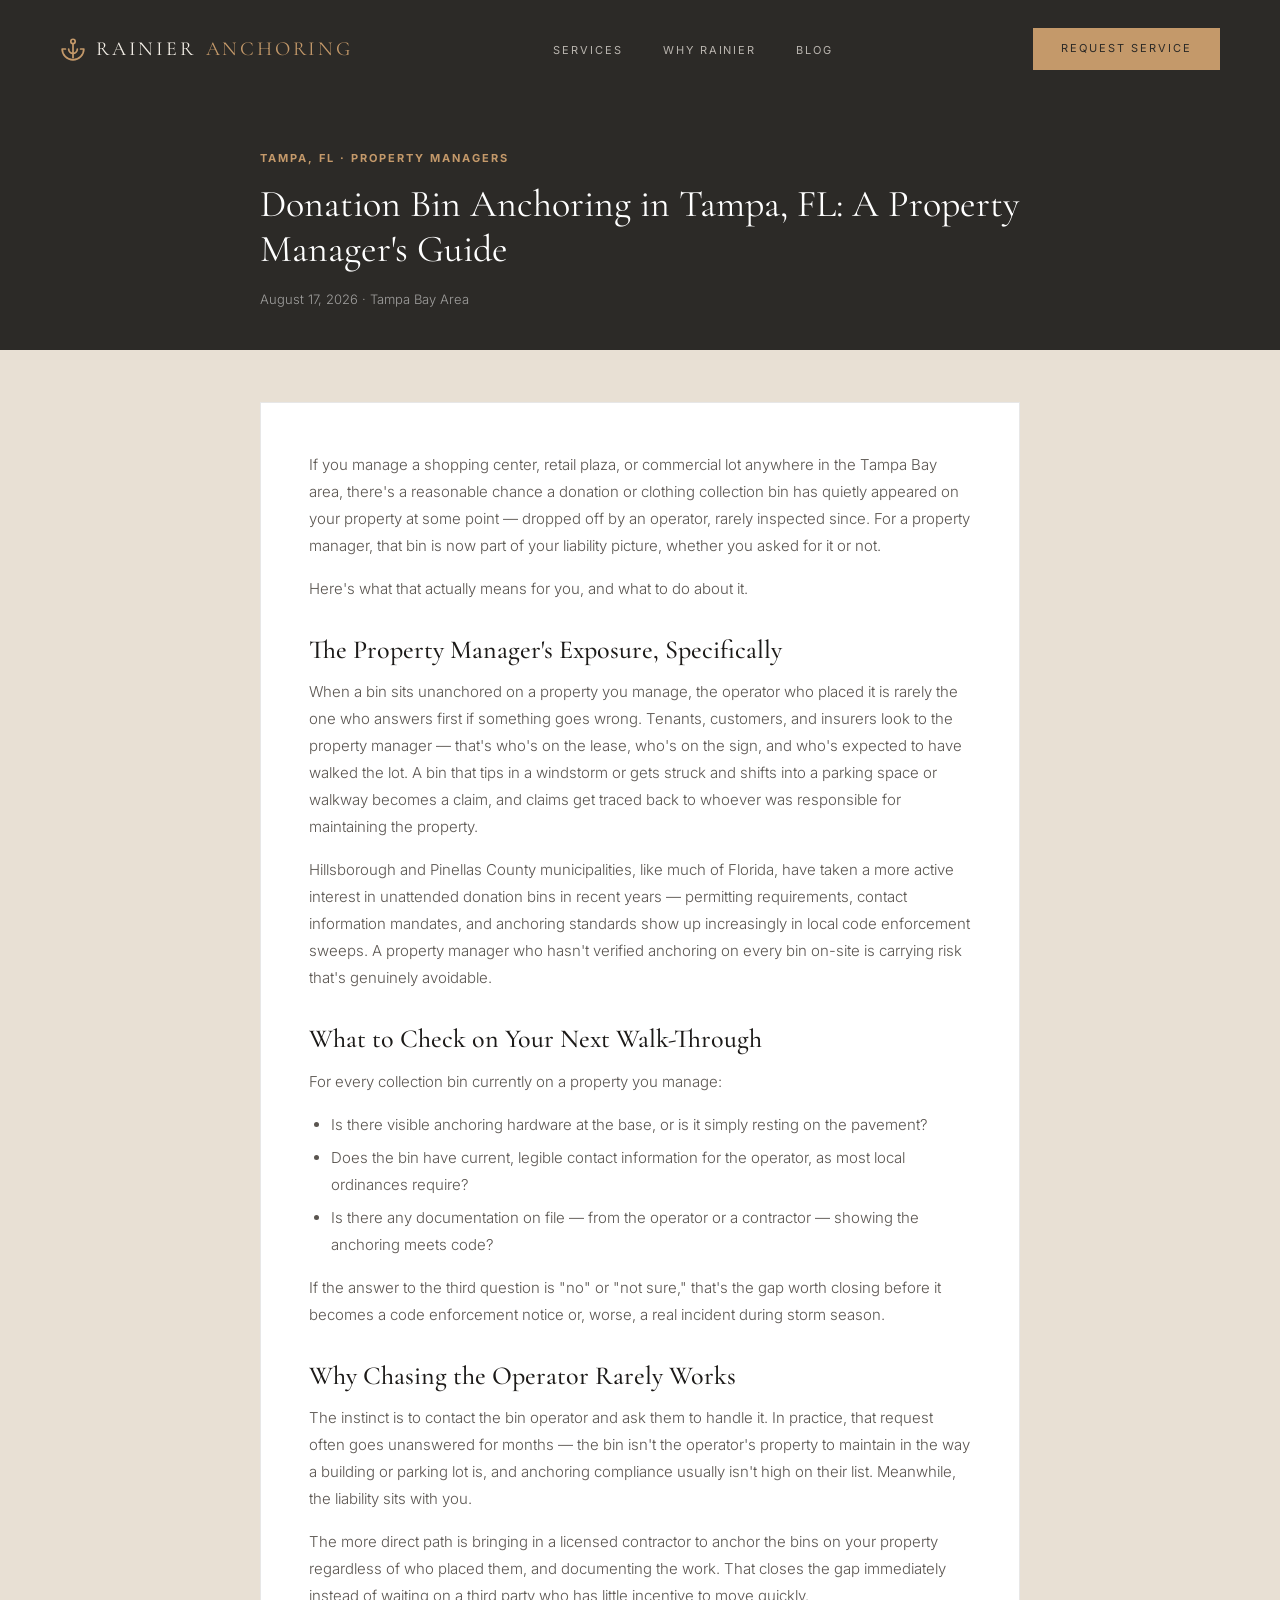
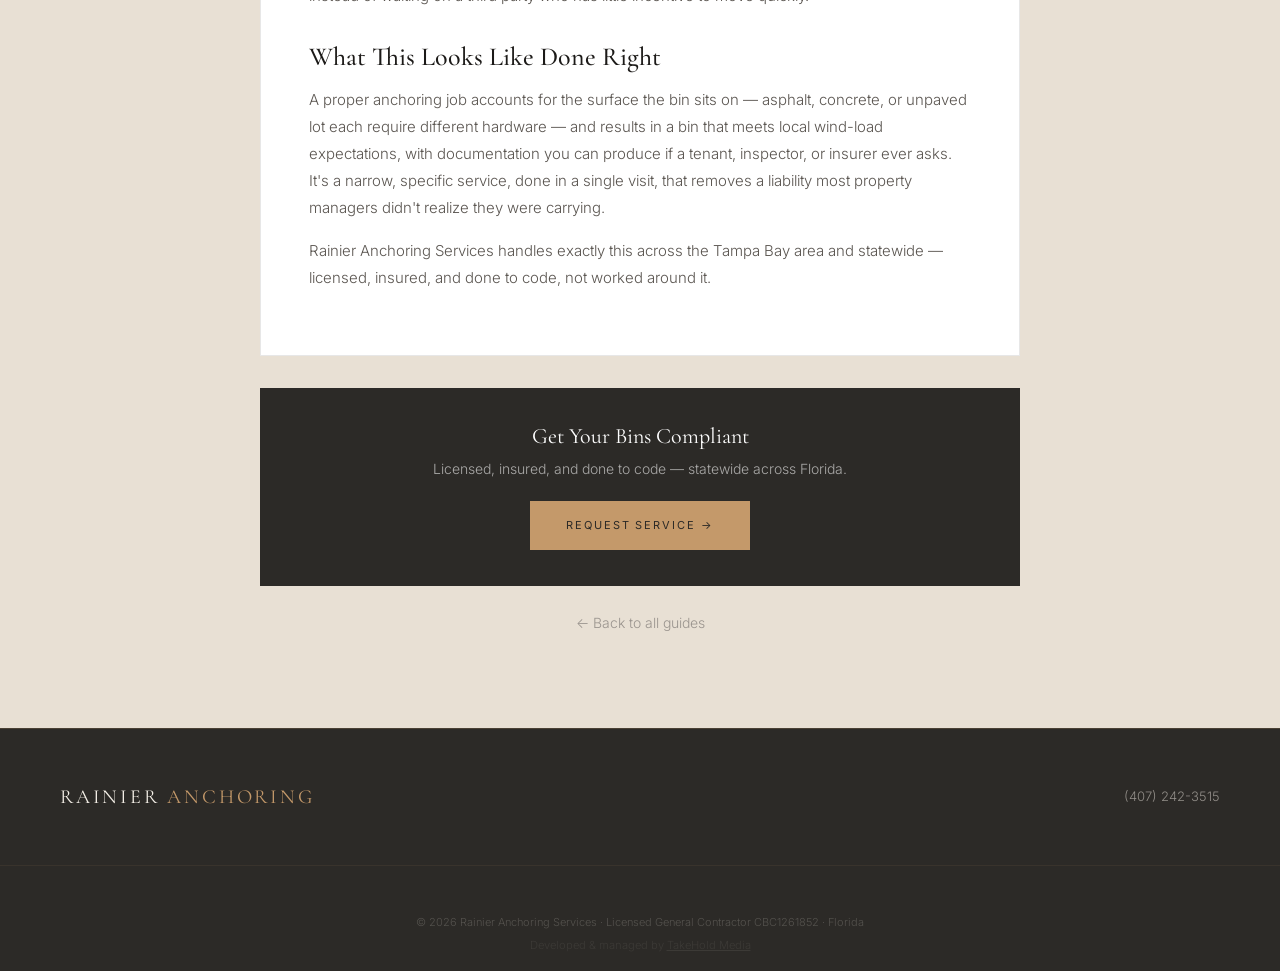
<file: blog/donation-bin-anchoring-tampa-fl.html>
<!DOCTYPE html>
<html lang="en">
<head>
  <meta charset="UTF-8" />
  <meta name="viewport" content="width=device-width, initial-scale=1.0" />
  <title>Donation Bin Anchoring in Tampa, FL: A Property Manager's Guide | Rainier Anchoring Services</title>
  <meta name="description" content="Tampa property managers: here's what you need to know about donation bin anchoring compliance, liability exposure, and how to get bins on your property inspected and secured." />
  <link rel="canonical" href="https://rainieranchoringservices.com/blog/donation-bin-anchoring-tampa-fl.html" />
  <meta property="og:title" content="Donation Bin Anchoring in Tampa, FL: A Property Manager's Guide" />
  <meta property="og:description" content="Tampa property managers: here's what you need to know about donation bin anchoring compliance and liability exposure." />
  <meta property="og:type" content="article" />
  <script type="application/ld+json">
  {
    "@context": "https://schema.org",
    "@type": "Article",
    "headline": "Donation Bin Anchoring in Tampa, FL: A Property Manager's Guide",
    "description": "Tampa property managers: here's what you need to know about donation bin anchoring compliance, liability exposure, and how to get bins on your property inspected and secured.",
    "datePublished": "2026-08-17",
    "author": { "@type": "Organization", "name": "Rainier Anchoring Services" },
    "publisher": { "@type": "Organization", "name": "Rainier Anchoring Services" }
  }
  </script>
  <link rel="preconnect" href="https://fonts.googleapis.com" />
  <link rel="preconnect" href="https://fonts.gstatic.com" crossorigin />
  <link href="https://fonts.googleapis.com/css2?family=Cormorant+Garamond:ital,wght@0,300;0,400;0,600;1,300;1,400&family=Inter:wght@300;400;500&display=swap" rel="stylesheet" />
  <link rel="stylesheet" href="../css/style.css" />
  <style>
    .logo-mark { display: flex; align-items: center; justify-content: center; }
    .logo-mark svg { width: 26px; height: 26px; }
    .article-hero { padding: 150px 60px 40px; background: var(--dark); }
    .article-hero-inner { max-width: 760px; margin: 0 auto; }
    .article-hero .eyebrow { color: var(--gold); font-size:11px; font-weight:700; text-transform:uppercase; letter-spacing:2px; margin-bottom:14px; }
    .article-hero h1 { font-family:'Cormorant Garamond', serif; font-size:38px; font-weight:400; color:#fff; line-height:1.2; margin-bottom:16px; }
    .article-hero .meta { color: rgba(255,255,255,0.55); font-size: 13px; font-family: 'Inter', sans-serif; }
    .article-body-wrap { padding: 52px 60px; background: var(--bg); }
    .article-body { max-width: 760px; margin: 0 auto; background: var(--bg-card, #fff); border: 1px solid var(--rule); padding: 48px; }
    .article-body h2 { font-family:'Cormorant Garamond', serif; font-size: 26px; color: var(--ink); margin: 34px 0 14px; font-weight:500; }
    .article-body h3 { font-family:'Cormorant Garamond', serif; font-size: 20px; color: var(--ink); margin: 26px 0 12px; font-weight:500; }
    .article-body p { font-family: 'Inter', sans-serif; font-size: 15px; color: var(--ink-mid); line-height: 1.8; margin-bottom: 16px; font-weight: 300; }
    .article-body ul, .article-body ol { margin: 0 0 16px 22px; color: var(--ink-mid); font-family: 'Inter', sans-serif; font-size: 15px; line-height: 1.8; font-weight: 300; }
    .article-body li { margin-bottom: 6px; }
    .article-body a { color: var(--gold-dim); text-decoration: underline; }
    .article-body strong { color: var(--ink); font-weight: 500; }
    .article-cta { max-width: 760px; margin: 32px auto 0; background: var(--dark); padding: 36px 40px; text-align:center; }
    .article-cta h3 { font-family:'Cormorant Garamond', serif; color:#fff; font-size:22px; margin-bottom:10px; font-weight:400; }
    .article-cta p { color: rgba(255,255,255,0.6); font-size:14px; margin-bottom:20px; font-family: 'Inter', sans-serif; font-weight: 300; }
    .back-link-wrap { text-align:center; padding: 24px 0 40px; }
    .back-link a { color: var(--ink-dim); font-family: 'Inter', sans-serif; font-size: 14px; text-decoration:none; }
    .back-link a:hover { color: var(--gold-dim); }
    @media (max-width: 700px) {
      .article-hero { padding: 100px 20px 30px; }
      .article-hero h1 { font-size: 28px; }
      .article-body-wrap { padding: 20px; }
      .article-body { padding: 24px; }
    }
  </style>
</head>
<body>

<nav id="nav">
  <a href="/" class="nav-logo nav-logo--light" style="display:flex; align-items:center; gap:10px;">
    <span class="logo-mark">
      <svg viewBox="0 0 24 24" fill="none" stroke="currentColor" stroke-width="1.6" stroke-linecap="round" stroke-linejoin="round"><circle cx="12" cy="5" r="2"></circle><path d="M12 7v13"></path><path d="M5 12H2a10 10 0 0 0 20 0h-3"></path><path d="M8 12a4 4 0 0 0 8 0"></path></svg>
    </span>
    Rainier <span>Anchoring</span>
  </a>
  <ul class="nav-links nav-links--light">
    <li><a href="/#services">Services</a></li>
    <li><a href="/#why">Why Rainier</a></li>
    <li><a href="/blog/">Blog</a></li>
  </ul>
  <a href="/#quote" class="nav-cta">Request Service</a>
</nav>

<div class="article-hero">
  <div class="article-hero-inner">
    <div class="eyebrow">Tampa, FL · Property Managers</div>
    <h1>Donation Bin Anchoring in Tampa, FL: A Property Manager's Guide</h1>
    <div class="meta">August 17, 2026 · Tampa Bay Area</div>
  </div>
</div>

<div class="article-body-wrap">
  <article class="article-body" itemprop="articleBody">
    <p>If you manage a shopping center, retail plaza, or commercial lot anywhere in the Tampa Bay area, there's a reasonable chance a donation or clothing collection bin has quietly appeared on your property at some point — dropped off by an operator, rarely inspected since. For a property manager, that bin is now part of your liability picture, whether you asked for it or not.</p>

    <p>Here's what that actually means for you, and what to do about it.</p>

    <h2>The Property Manager's Exposure, Specifically</h2>
    <p>When a bin sits unanchored on a property you manage, the operator who placed it is rarely the one who answers first if something goes wrong. Tenants, customers, and insurers look to the property manager — that's who's on the lease, who's on the sign, and who's expected to have walked the lot. A bin that tips in a windstorm or gets struck and shifts into a parking space or walkway becomes a claim, and claims get traced back to whoever was responsible for maintaining the property.</p>

    <p>Hillsborough and Pinellas County municipalities, like much of Florida, have taken a more active interest in unattended donation bins in recent years — permitting requirements, contact information mandates, and anchoring standards show up increasingly in local code enforcement sweeps. A property manager who hasn't verified anchoring on every bin on-site is carrying risk that's genuinely avoidable.</p>

    <h2>What to Check on Your Next Walk-Through</h2>
    <p>For every collection bin currently on a property you manage:</p>
    <ul>
      <li>Is there visible anchoring hardware at the base, or is it simply resting on the pavement?</li>
      <li>Does the bin have current, legible contact information for the operator, as most local ordinances require?</li>
      <li>Is there any documentation on file — from the operator or a contractor — showing the anchoring meets code?</li>
    </ul>
    <p>If the answer to the third question is "no" or "not sure," that's the gap worth closing before it becomes a code enforcement notice or, worse, a real incident during storm season.</p>

    <h2>Why Chasing the Operator Rarely Works</h2>
    <p>The instinct is to contact the bin operator and ask them to handle it. In practice, that request often goes unanswered for months — the bin isn't the operator's property to maintain in the way a building or parking lot is, and anchoring compliance usually isn't high on their list. Meanwhile, the liability sits with you.</p>

    <p>The more direct path is bringing in a licensed contractor to anchor the bins on your property regardless of who placed them, and documenting the work. That closes the gap immediately instead of waiting on a third party who has little incentive to move quickly.</p>

    <h2>What This Looks Like Done Right</h2>
    <p>A proper anchoring job accounts for the surface the bin sits on — asphalt, concrete, or unpaved lot each require different hardware — and results in a bin that meets local wind-load expectations, with documentation you can produce if a tenant, inspector, or insurer ever asks. It's a narrow, specific service, done in a single visit, that removes a liability most property managers didn't realize they were carrying.</p>

    <p>Rainier Anchoring Services handles exactly this across the Tampa Bay area and statewide — licensed, insured, and done to code, not worked around it.</p>
  </article>

  <div class="article-cta">
    <h3>Get Your Bins Compliant</h3>
    <p>Licensed, insured, and done to code — statewide across Florida.</p>
    <a href="/#quote" class="btn-gold">Request Service &rarr;</a>
  </div>

  <div class="back-link-wrap">
    <div class="back-link"><a href="/blog/">&larr; Back to all guides</a></div>
  </div>
</div>

<footer>
  <div class="footer-brand">Rainier <span>Anchoring</span></div>
  <div class="footer-contact">
    <a href="tel:4072423515">(407) 242-3515</a>
  </div>
</footer>
<div style="background:var(--dark); padding:16px 60px; border-top:1px solid rgba(196,153,106,0.08);">
  <p class="footer-copy">© 2026 Rainier Anchoring Services · Licensed General Contractor CBC1261852 · Florida</p>
  <p class="footer-copy" style="margin-top:6px; opacity:0.4; font-size:0.7rem;">Developed &amp; managed by <a href="https://takeholdmedia.com" target="_blank" style="color:inherit;">TakeHold Media</a></p>
</div>

</body>
</html>
</file>
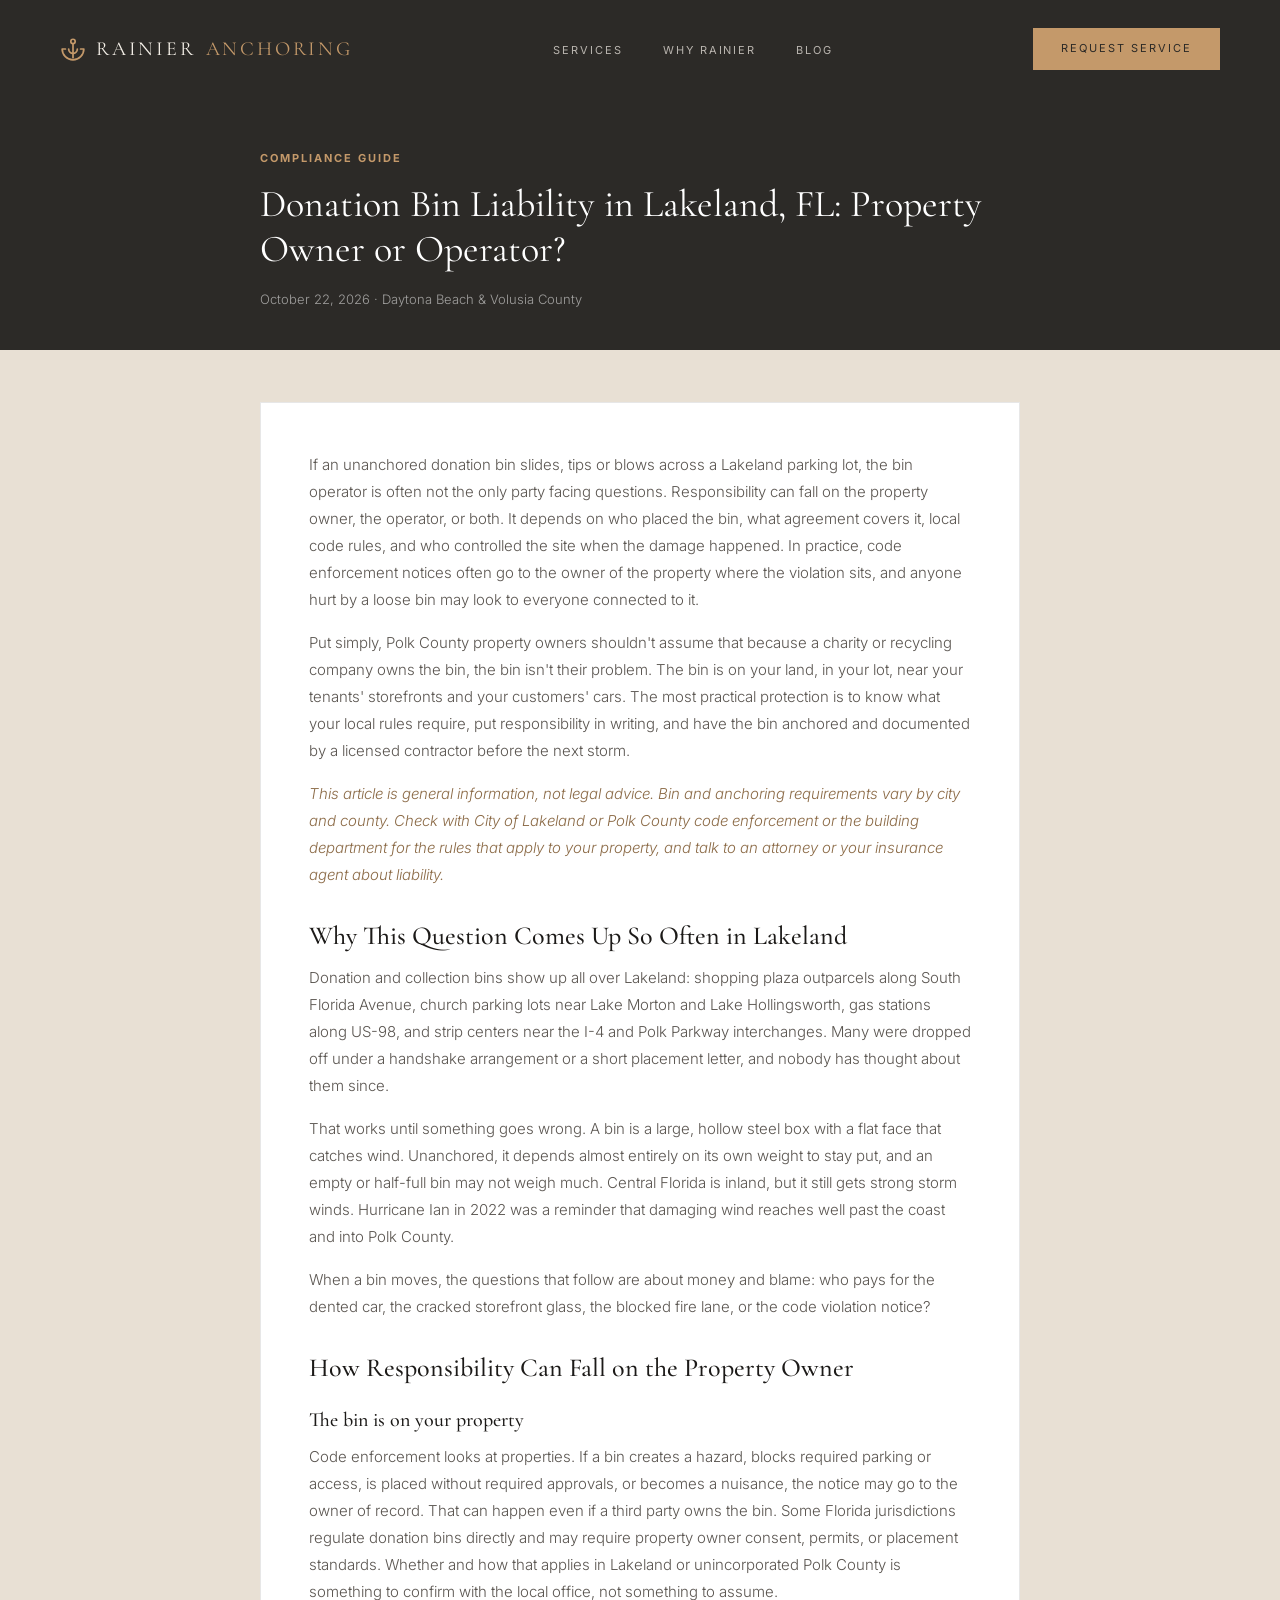
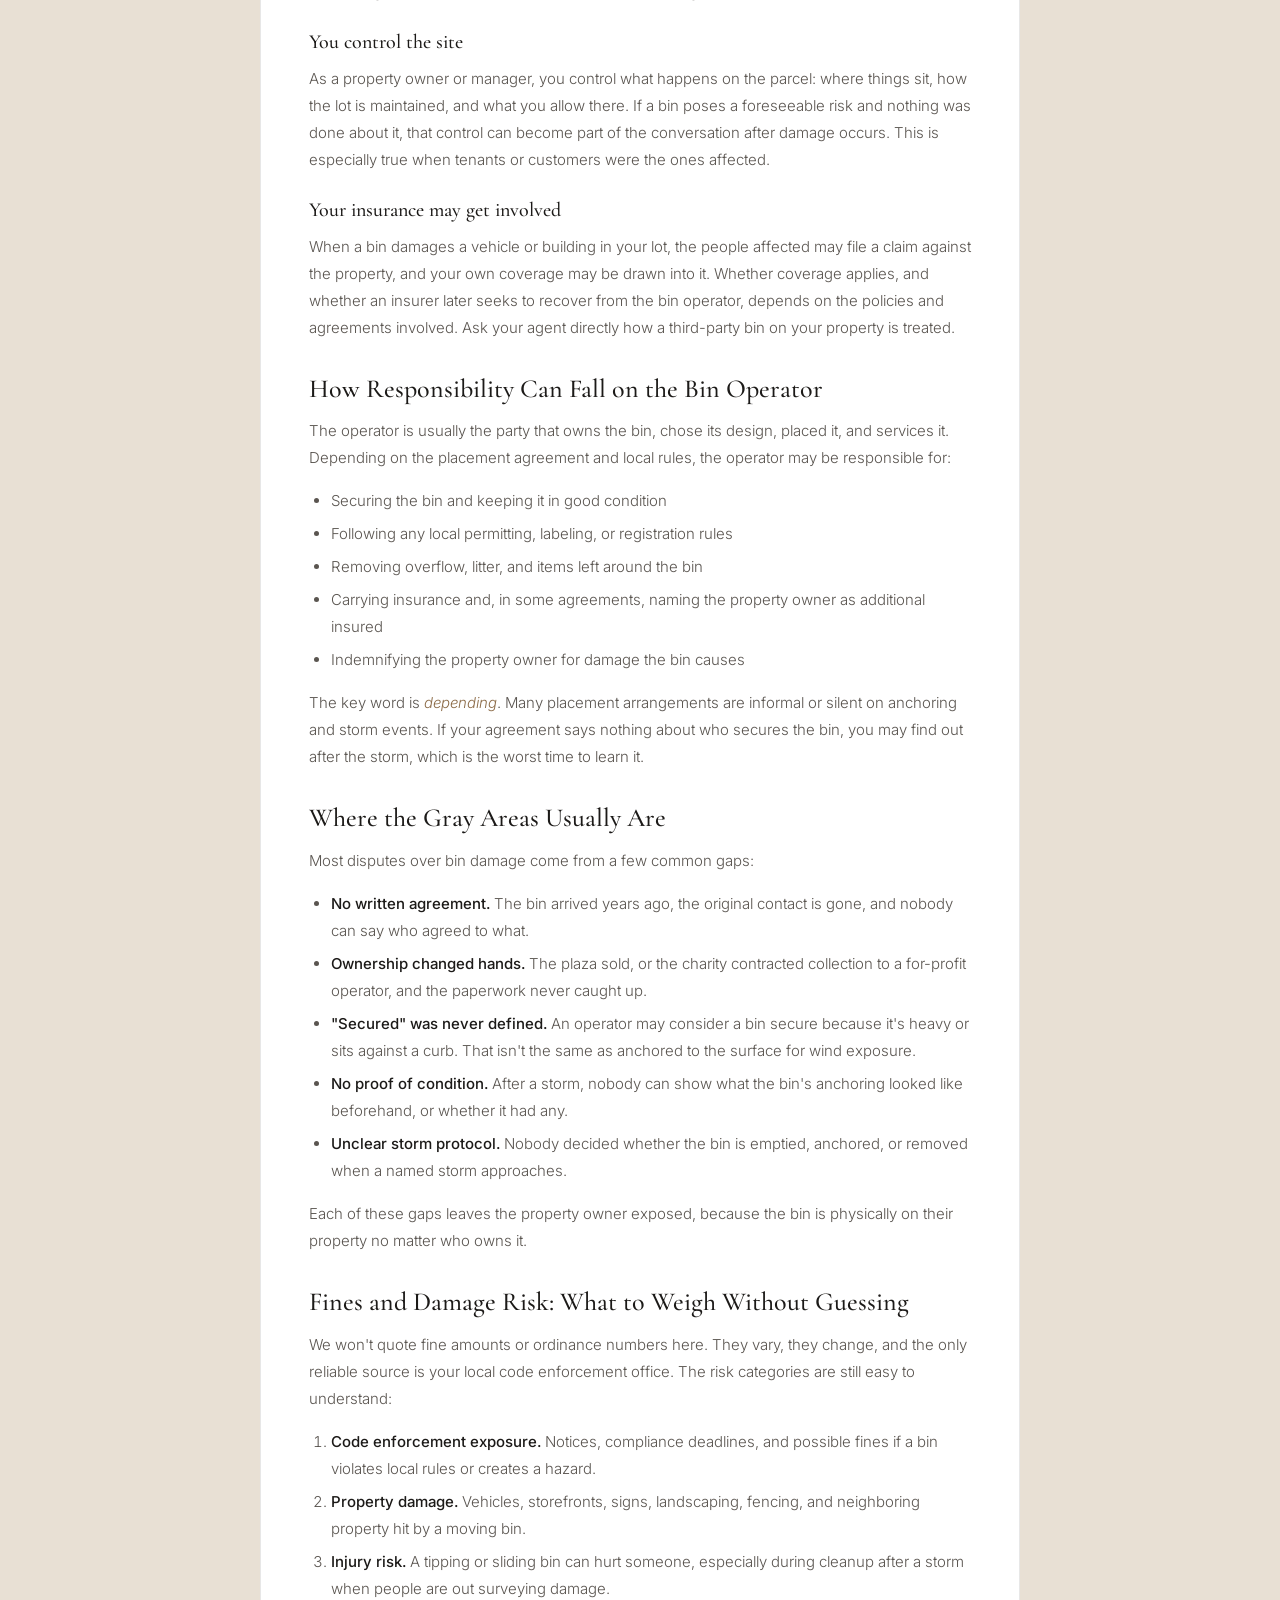
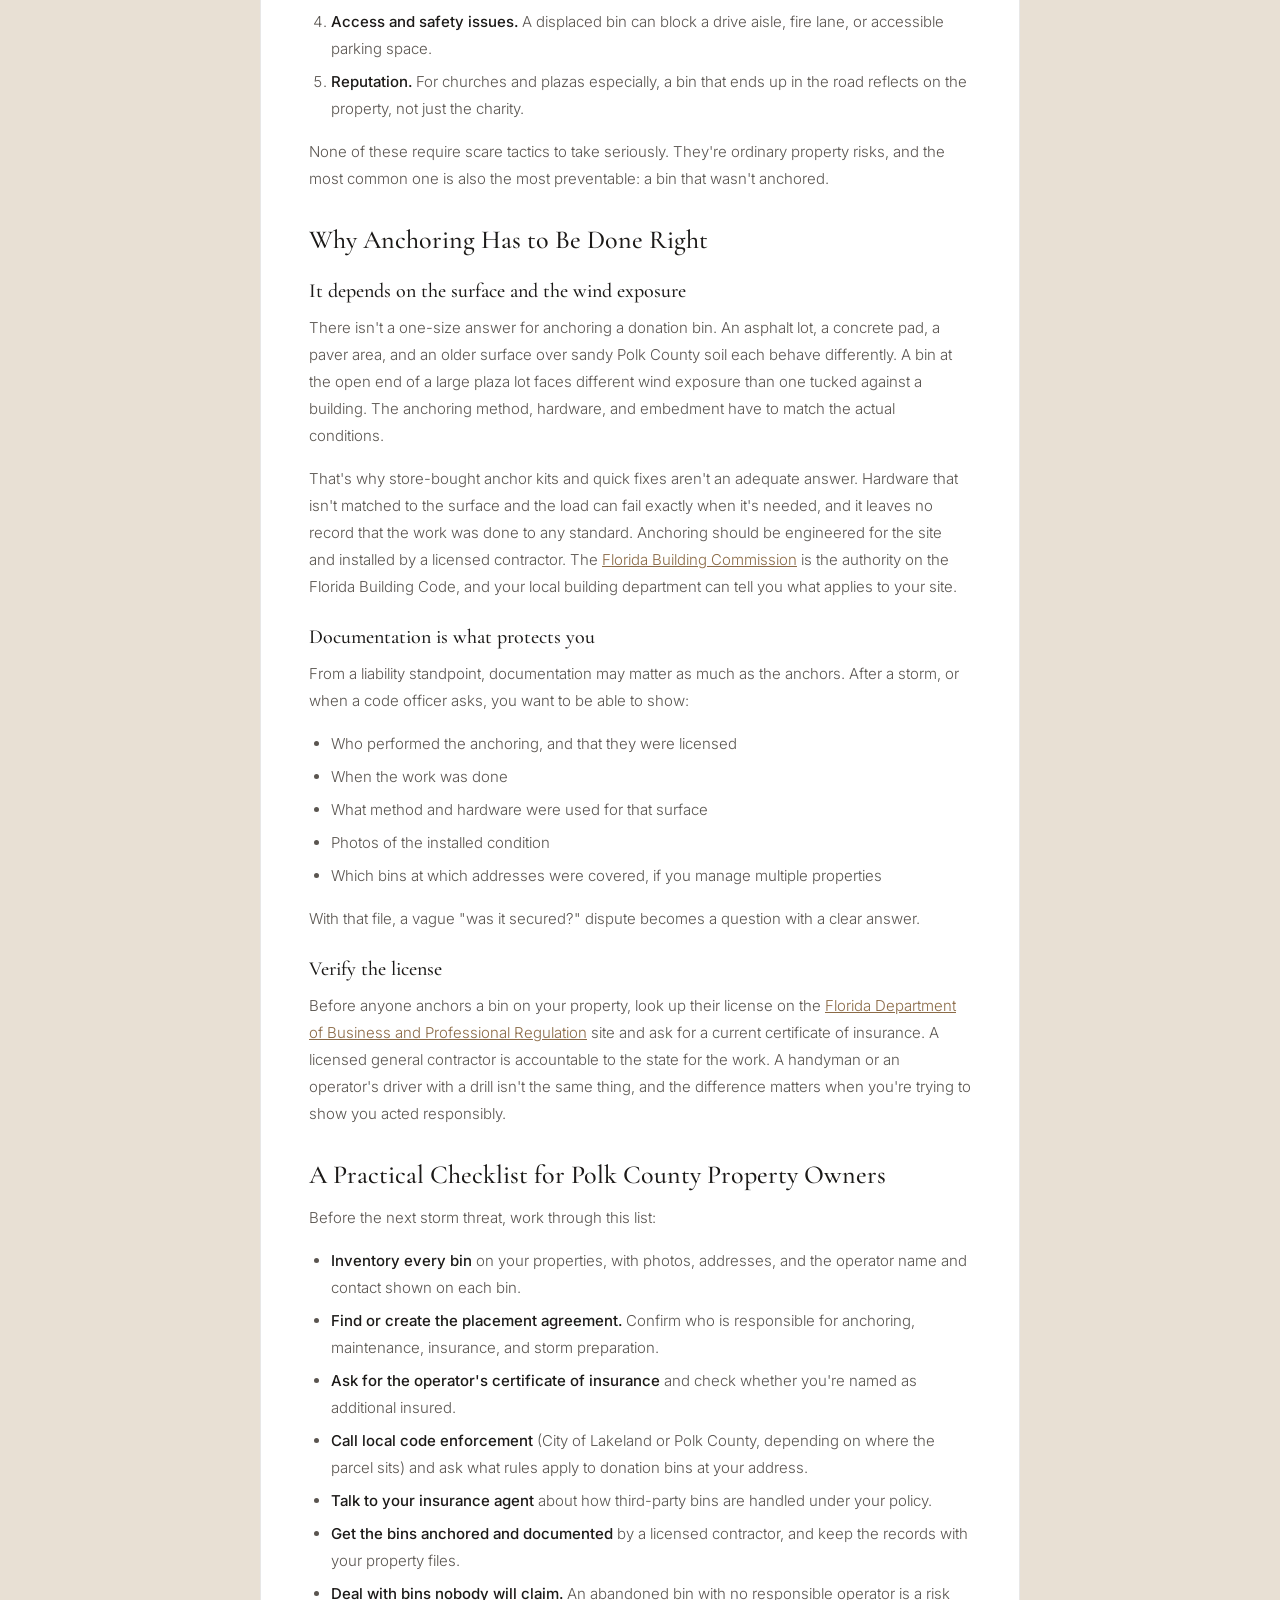
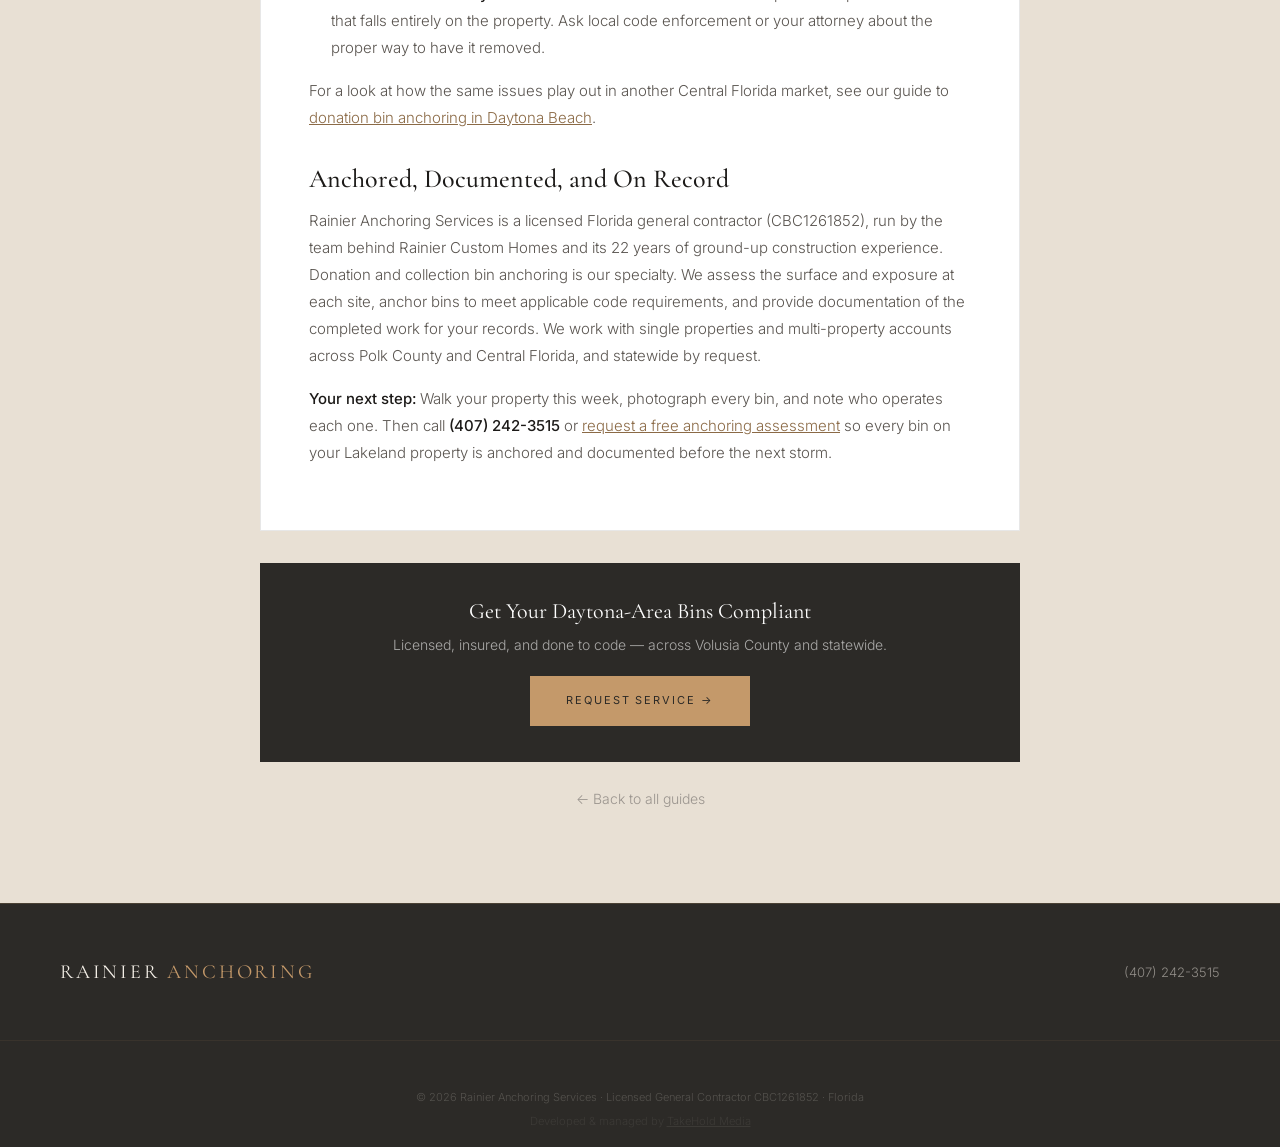
<file: blog/donation-bin-liability-in-lakeland-fl-property-owner-or-operator.html>
<!DOCTYPE html>
<html lang="en">
<head>
  <meta charset="UTF-8" />
  <meta name="viewport" content="width=device-width, initial-scale=1.0" />
  <title>Donation Bin Liability in Lakeland, FL: Property Owner or Operator? | Rainier Anchoring Services</title>
  <meta name="description" content="In Lakeland, an unanchored donation bin that moves in a storm can put both property owner and operator at risk. Here's how that works and what to do." />
  <link rel="canonical" href="https://rainieranchoringservices.com/blog/donation-bin-liability-in-lakeland-fl-property-owner-or-operator.html" />
  <meta property="og:title" content="Donation Bin Liability in Lakeland, FL: Property Owner or Operator?" />
  <meta property="og:description" content="Daytona Beach and Volusia County property owners: why unanchored donation bins are still a liability late in hurricane season, and how to get them anchored to code." />
  <meta property="og:type" content="article" />
  <script type="application/ld+json">
  {
    "@context": "https://schema.org",
    "@type": "Article",
    "headline": "Donation Bin Liability in Lakeland, FL: Property Owner or Operator?",
    "description": "In Lakeland, an unanchored donation bin that moves in a storm can put both property owner and operator at risk. Here's how that works and what to do.",
    "datePublished": "2026-10-27",
    "author": { "@type": "Organization", "name": "Rainier Anchoring Services" },
    "publisher": { "@type": "Organization", "name": "Rainier Anchoring Services" }
  }
  </script>
  <link rel="preconnect" href="https://fonts.googleapis.com" />
  <link rel="preconnect" href="https://fonts.gstatic.com" crossorigin />
  <link href="https://fonts.googleapis.com/css2?family=Cormorant+Garamond:ital,wght@0,300;0,400;0,600;1,300;1,400&family=Inter:wght@300;400;500&display=swap" rel="stylesheet" />
  <link rel="stylesheet" href="../css/style.css" />
  <style>
    .logo-mark { display: flex; align-items: center; justify-content: center; }
    .logo-mark svg { width: 26px; height: 26px; }
    .article-hero { padding: 150px 60px 40px; background: var(--dark); }
    .article-hero-inner { max-width: 760px; margin: 0 auto; }
    .article-hero .eyebrow { color: var(--gold); font-size:11px; font-weight:700; text-transform:uppercase; letter-spacing:2px; margin-bottom:14px; }
    .article-hero h1 { font-family:'Cormorant Garamond', serif; font-size:38px; font-weight:400; color:#fff; line-height:1.2; margin-bottom:16px; }
    .article-hero .meta { color: rgba(255,255,255,0.55); font-size: 13px; font-family: 'Inter', sans-serif; }
    .article-body-wrap { padding: 52px 60px; background: var(--bg); }
    .article-body { max-width: 760px; margin: 0 auto; background: var(--bg-card, #fff); border: 1px solid var(--rule); padding: 48px; }
    .article-body h2 { font-family:'Cormorant Garamond', serif; font-size: 26px; color: var(--ink); margin: 34px 0 14px; font-weight:500; }
    .article-body h3 { font-family:'Cormorant Garamond', serif; font-size: 20px; color: var(--ink); margin: 26px 0 12px; font-weight:500; }
    .article-body p { font-family: 'Inter', sans-serif; font-size: 15px; color: var(--ink-mid); line-height: 1.8; margin-bottom: 16px; font-weight: 300; }
    .article-body ul, .article-body ol { margin: 0 0 16px 22px; color: var(--ink-mid); font-family: 'Inter', sans-serif; font-size: 15px; line-height: 1.8; font-weight: 300; }
    .article-body li { margin-bottom: 6px; }
    .article-body a { color: var(--gold-dim); text-decoration: underline; }
    .article-body strong { color: var(--ink); font-weight: 500; }
    .article-cta { max-width: 760px; margin: 32px auto 0; background: var(--dark); padding: 36px 40px; text-align:center; }
    .article-cta h3 { font-family:'Cormorant Garamond', serif; color:#fff; font-size:22px; margin-bottom:10px; font-weight:400; }
    .article-cta p { color: rgba(255,255,255,0.6); font-size:14px; margin-bottom:20px; font-family: 'Inter', sans-serif; font-weight: 300; }
    .back-link-wrap { text-align:center; padding: 24px 0 40px; }
    .back-link a { color: var(--ink-dim); font-family: 'Inter', sans-serif; font-size: 14px; text-decoration:none; }
    .back-link a:hover { color: var(--gold-dim); }
    @media (max-width: 700px) {
      .article-hero { padding: 100px 20px 30px; }
      .article-hero h1 { font-size: 28px; }
      .article-body-wrap { padding: 20px; }
      .article-body { padding: 24px; }
    }
  </style>
</head>
<body>

<nav id="nav">
  <a href="/" class="nav-logo nav-logo--light" style="display:flex; align-items:center; gap:10px;">
    <span class="logo-mark">
      <svg viewBox="0 0 24 24" fill="none" stroke="currentColor" stroke-width="1.6" stroke-linecap="round" stroke-linejoin="round"><circle cx="12" cy="5" r="2"></circle><path d="M12 7v13"></path><path d="M5 12H2a10 10 0 0 0 20 0h-3"></path><path d="M8 12a4 4 0 0 0 8 0"></path></svg>
    </span>
    Rainier <span>Anchoring</span>
  </a>
  <ul class="nav-links nav-links--light">
    <li><a href="/#services">Services</a></li>
    <li><a href="/#why">Why Rainier</a></li>
    <li><a href="/blog/">Blog</a></li>
  </ul>
  <a href="/#quote" class="nav-cta">Request Service</a>
</nav>

<div class="article-hero">
  <div class="article-hero-inner">
    <div class="eyebrow">Compliance Guide</div>
    <h1>Donation Bin Liability in Lakeland, FL: Property Owner or Operator?</h1>
    <div class="meta">October 22, 2026 · Daytona Beach &amp; Volusia County</div>
  </div>
</div>

<div class="article-body-wrap">
  <article class="article-body" itemprop="articleBody">
<p>If an unanchored donation bin slides, tips or blows across a Lakeland parking lot, the bin operator is often not the only party facing questions. Responsibility can fall on the property owner, the operator, or both. It depends on who placed the bin, what agreement covers it, local code rules, and who controlled the site when the damage happened. In practice, code enforcement notices often go to the owner of the property where the violation sits, and anyone hurt by a loose bin may look to everyone connected to it.</p>
<p>Put simply, Polk County property owners shouldn't assume that because a charity or recycling company owns the bin, the bin isn't their problem. The bin is on your land, in your lot, near your tenants' storefronts and your customers' cars. The most practical protection is to know what your local rules require, put responsibility in writing, and have the bin anchored and documented by a licensed contractor before the next storm.</p>
<p><em>This article is general information, not legal advice. Bin and anchoring requirements vary by city and county. Check with City of Lakeland or Polk County code enforcement or the building department for the rules that apply to your property, and talk to an attorney or your insurance agent about liability.</em></p>
<h2>Why This Question Comes Up So Often in Lakeland</h2>
<p>Donation and collection bins show up all over Lakeland: shopping plaza outparcels along South Florida Avenue, church parking lots near Lake Morton and Lake Hollingsworth, gas stations along US-98, and strip centers near the I-4 and Polk Parkway interchanges. Many were dropped off under a handshake arrangement or a short placement letter, and nobody has thought about them since.</p>
<p>That works until something goes wrong. A bin is a large, hollow steel box with a flat face that catches wind. Unanchored, it depends almost entirely on its own weight to stay put, and an empty or half-full bin may not weigh much. Central Florida is inland, but it still gets strong storm winds. Hurricane Ian in 2022 was a reminder that damaging wind reaches well past the coast and into Polk County.</p>
<p>When a bin moves, the questions that follow are about money and blame: who pays for the dented car, the cracked storefront glass, the blocked fire lane, or the code violation notice?</p>
<h2>How Responsibility Can Fall on the Property Owner</h2>
<h3>The bin is on your property</h3>
<p>Code enforcement looks at properties. If a bin creates a hazard, blocks required parking or access, is placed without required approvals, or becomes a nuisance, the notice may go to the owner of record. That can happen even if a third party owns the bin. Some Florida jurisdictions regulate donation bins directly and may require property owner consent, permits, or placement standards. Whether and how that applies in Lakeland or unincorporated Polk County is something to confirm with the local office, not something to assume.</p>
<h3>You control the site</h3>
<p>As a property owner or manager, you control what happens on the parcel: where things sit, how the lot is maintained, and what you allow there. If a bin poses a foreseeable risk and nothing was done about it, that control can become part of the conversation after damage occurs. This is especially true when tenants or customers were the ones affected.</p>
<h3>Your insurance may get involved</h3>
<p>When a bin damages a vehicle or building in your lot, the people affected may file a claim against the property, and your own coverage may be drawn into it. Whether coverage applies, and whether an insurer later seeks to recover from the bin operator, depends on the policies and agreements involved. Ask your agent directly how a third-party bin on your property is treated.</p>
<h2>How Responsibility Can Fall on the Bin Operator</h2>
<p>The operator is usually the party that owns the bin, chose its design, placed it, and services it. Depending on the placement agreement and local rules, the operator may be responsible for:</p>
<ul><li>Securing the bin and keeping it in good condition</li><li>Following any local permitting, labeling, or registration rules</li><li>Removing overflow, litter, and items left around the bin</li><li>Carrying insurance and, in some agreements, naming the property owner as additional insured</li><li>Indemnifying the property owner for damage the bin causes</li></ul>
<p>The key word is <em>depending</em>. Many placement arrangements are informal or silent on anchoring and storm events. If your agreement says nothing about who secures the bin, you may find out after the storm, which is the worst time to learn it.</p>
<h2>Where the Gray Areas Usually Are</h2>
<p>Most disputes over bin damage come from a few common gaps:</p>
<ul><li><strong>No written agreement.</strong> The bin arrived years ago, the original contact is gone, and nobody can say who agreed to what.</li><li><strong>Ownership changed hands.</strong> The plaza sold, or the charity contracted collection to a for-profit operator, and the paperwork never caught up.</li><li><strong>"Secured" was never defined.</strong> An operator may consider a bin secure because it's heavy or sits against a curb. That isn't the same as anchored to the surface for wind exposure.</li><li><strong>No proof of condition.</strong> After a storm, nobody can show what the bin's anchoring looked like beforehand, or whether it had any.</li><li><strong>Unclear storm protocol.</strong> Nobody decided whether the bin is emptied, anchored, or removed when a named storm approaches.</li></ul>
<p>Each of these gaps leaves the property owner exposed, because the bin is physically on their property no matter who owns it.</p>
<h2>Fines and Damage Risk: What to Weigh Without Guessing</h2>
<p>We won't quote fine amounts or ordinance numbers here. They vary, they change, and the only reliable source is your local code enforcement office. The risk categories are still easy to understand:</p>
<ol><li><strong>Code enforcement exposure.</strong> Notices, compliance deadlines, and possible fines if a bin violates local rules or creates a hazard.</li><li><strong>Property damage.</strong> Vehicles, storefronts, signs, landscaping, fencing, and neighboring property hit by a moving bin.</li><li><strong>Injury risk.</strong> A tipping or sliding bin can hurt someone, especially during cleanup after a storm when people are out surveying damage.</li><li><strong>Access and safety issues.</strong> A displaced bin can block a drive aisle, fire lane, or accessible parking space.</li><li><strong>Reputation.</strong> For churches and plazas especially, a bin that ends up in the road reflects on the property, not just the charity.</li></ol>
<p>None of these require scare tactics to take seriously. They're ordinary property risks, and the most common one is also the most preventable: a bin that wasn't anchored.</p>
<h2>Why Anchoring Has to Be Done Right</h2>
<h3>It depends on the surface and the wind exposure</h3>
<p>There isn't a one-size answer for anchoring a donation bin. An asphalt lot, a concrete pad, a paver area, and an older surface over sandy Polk County soil each behave differently. A bin at the open end of a large plaza lot faces different wind exposure than one tucked against a building. The anchoring method, hardware, and embedment have to match the actual conditions.</p>
<p>That's why store-bought anchor kits and quick fixes aren't an adequate answer. Hardware that isn't matched to the surface and the load can fail exactly when it's needed, and it leaves no record that the work was done to any standard. Anchoring should be engineered for the site and installed by a licensed contractor. The <a href="https://www.floridabuilding.org">Florida Building Commission</a> is the authority on the Florida Building Code, and your local building department can tell you what applies to your site.</p>
<h3>Documentation is what protects you</h3>
<p>From a liability standpoint, documentation may matter as much as the anchors. After a storm, or when a code officer asks, you want to be able to show:</p>
<ul><li>Who performed the anchoring, and that they were licensed</li><li>When the work was done</li><li>What method and hardware were used for that surface</li><li>Photos of the installed condition</li><li>Which bins at which addresses were covered, if you manage multiple properties</li></ul>
<p>With that file, a vague "was it secured?" dispute becomes a question with a clear answer.</p>
<h3>Verify the license</h3>
<p>Before anyone anchors a bin on your property, look up their license on the <a href="https://www.myfloridalicense.com">Florida Department of Business and Professional Regulation</a> site and ask for a current certificate of insurance. A licensed general contractor is accountable to the state for the work. A handyman or an operator's driver with a drill isn't the same thing, and the difference matters when you're trying to show you acted responsibly.</p>
<h2>A Practical Checklist for Polk County Property Owners</h2>
<p>Before the next storm threat, work through this list:</p>
<ul><li><strong>Inventory every bin</strong> on your properties, with photos, addresses, and the operator name and contact shown on each bin.</li><li><strong>Find or create the placement agreement.</strong> Confirm who is responsible for anchoring, maintenance, insurance, and storm preparation.</li><li><strong>Ask for the operator's certificate of insurance</strong> and check whether you're named as additional insured.</li><li><strong>Call local code enforcement</strong> (City of Lakeland or Polk County, depending on where the parcel sits) and ask what rules apply to donation bins at your address.</li><li><strong>Talk to your insurance agent</strong> about how third-party bins are handled under your policy.</li><li><strong>Get the bins anchored and documented</strong> by a licensed contractor, and keep the records with your property files.</li><li><strong>Deal with bins nobody will claim.</strong> An abandoned bin with no responsible operator is a risk that falls entirely on the property. Ask local code enforcement or your attorney about the proper way to have it removed.</li></ul>
<p>For a look at how the same issues play out in another Central Florida market, see our guide to <a href="https://rainieranchoringservices.com/blog/donation-bin-anchoring-daytona-beach-fl.html">donation bin anchoring in Daytona Beach</a>.</p>
<h2>Anchored, Documented, and On Record</h2>
<p>Rainier Anchoring Services is a licensed Florida general contractor (CBC1261852), run by the team behind Rainier Custom Homes and its 22 years of ground-up construction experience. Donation and collection bin anchoring is our specialty. We assess the surface and exposure at each site, anchor bins to meet applicable code requirements, and provide documentation of the completed work for your records. We work with single properties and multi-property accounts across Polk County and Central Florida, and statewide by request.</p>
<p><strong>Your next step:</strong> Walk your property this week, photograph every bin, and note who operates each one. Then call <strong>(407) 242-3515</strong> or <a href="https://rainieranchoringservices.com/#quote">request a free anchoring assessment</a> so every bin on your Lakeland property is anchored and documented before the next storm.</p>
  </article>

  <div class="article-cta">
    <h3>Get Your Daytona-Area Bins Compliant</h3>
    <p>Licensed, insured, and done to code — across Volusia County and statewide.</p>
    <a href="/#quote" class="btn-gold">Request Service &rarr;</a>
  </div>

  <div class="back-link-wrap">
    <div class="back-link"><a href="/blog/">&larr; Back to all guides</a></div>
  </div>
</div>

<footer>
  <div class="footer-brand">Rainier <span>Anchoring</span></div>
  <div class="footer-contact">
    <a href="tel:4072423515">(407) 242-3515</a>
  </div>
</footer>
<div style="background:var(--dark); padding:16px 60px; border-top:1px solid rgba(196,153,106,0.08);">
  <p class="footer-copy">© 2026 Rainier Anchoring Services · Licensed General Contractor CBC1261852 · Florida</p>
  <p class="footer-copy" style="margin-top:6px; opacity:0.4; font-size:0.7rem;">Developed &amp; managed by <a href="https://takeholdmedia.com" target="_blank" style="color:inherit;">TakeHold Media</a></p>
</div>

</body>
</html>
</file>
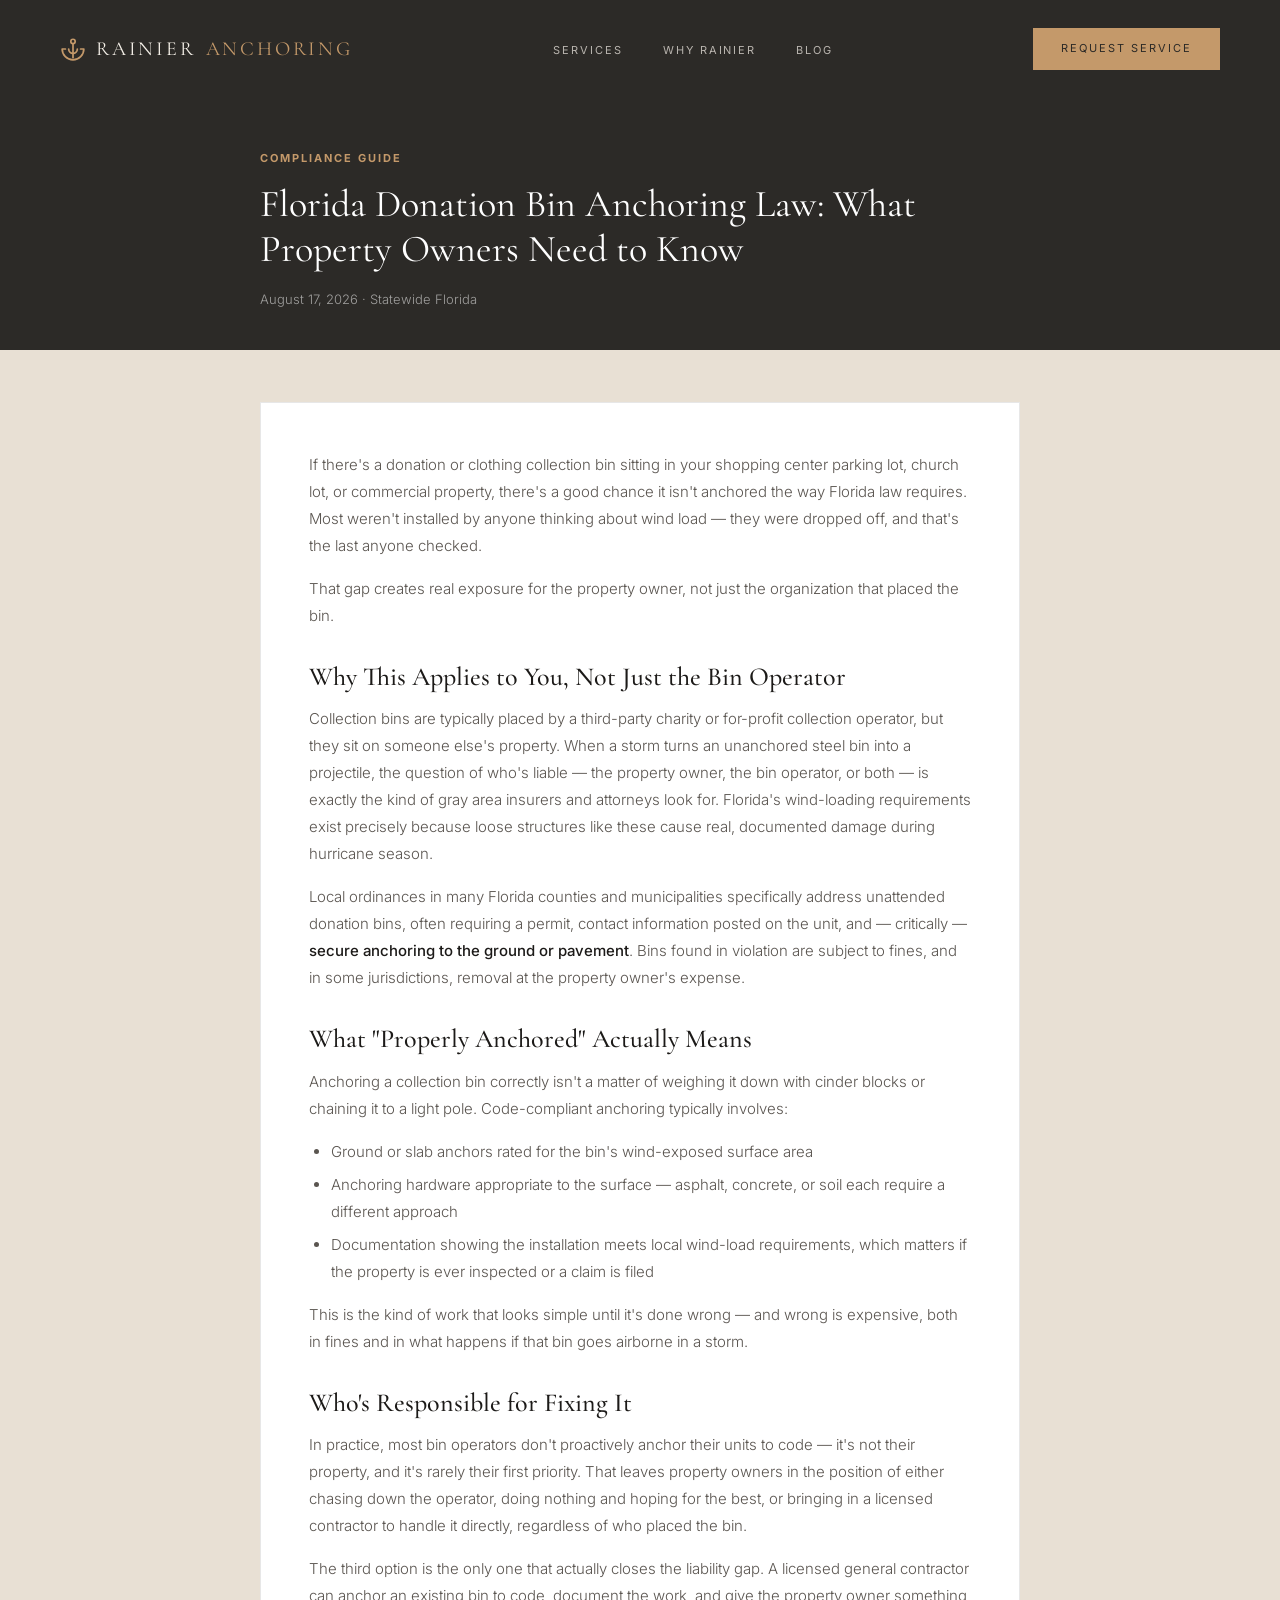
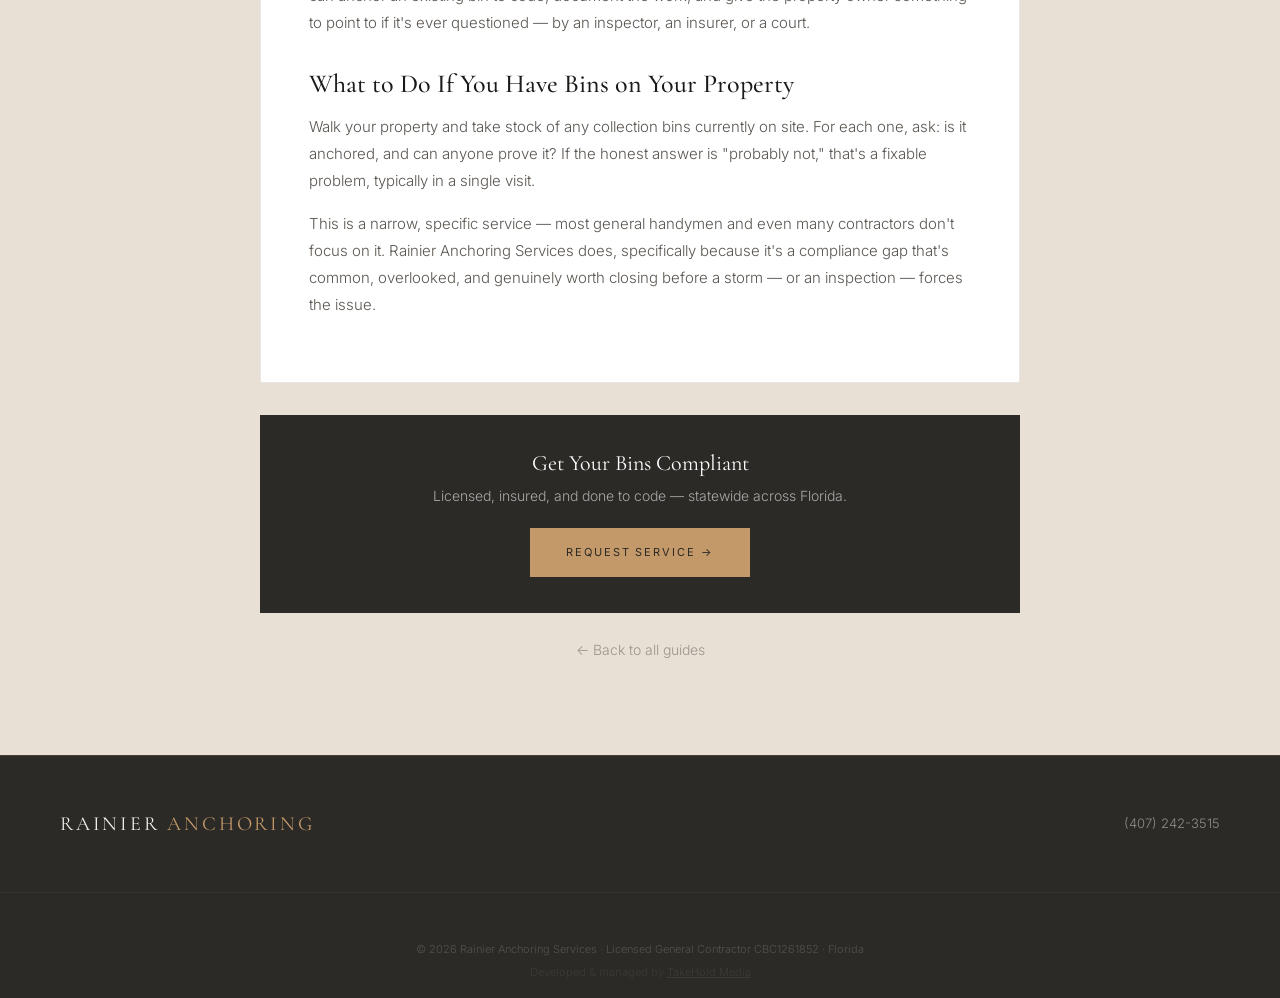
<file: blog/florida-donation-bin-anchoring-law.html>
<!DOCTYPE html>
<html lang="en">
<head>
  <meta charset="UTF-8" />
  <meta name="viewport" content="width=device-width, initial-scale=1.0" />
  <title>Florida Donation Bin Anchoring Law: What Property Owners Need to Know | Rainier Anchoring Services</title>
  <meta name="description" content="Florida requires donation and collection bins to be properly anchored. Here's what property owners, shopping centers, and churches need to know to stay compliant." />
  <link rel="canonical" href="https://rainieranchoringservices.com/blog/florida-donation-bin-anchoring-law.html" />
  <meta property="og:title" content="Florida Donation Bin Anchoring Law: What Property Owners Need to Know" />
  <meta property="og:description" content="Florida requires donation and collection bins to be properly anchored. Here's what property owners need to know to stay compliant." />
  <meta property="og:type" content="article" />
  <script type="application/ld+json">
  {
    "@context": "https://schema.org",
    "@type": "Article",
    "headline": "Florida Donation Bin Anchoring Law: What Property Owners Need to Know",
    "description": "Florida requires donation and collection bins to be properly anchored. Here's what property owners, shopping centers, and churches need to know to stay compliant.",
    "datePublished": "2026-08-17",
    "author": { "@type": "Organization", "name": "Rainier Anchoring Services" },
    "publisher": { "@type": "Organization", "name": "Rainier Anchoring Services" }
  }
  </script>
  <link rel="preconnect" href="https://fonts.googleapis.com" />
  <link rel="preconnect" href="https://fonts.gstatic.com" crossorigin />
  <link href="https://fonts.googleapis.com/css2?family=Cormorant+Garamond:ital,wght@0,300;0,400;0,600;1,300;1,400&family=Inter:wght@300;400;500&display=swap" rel="stylesheet" />
  <link rel="stylesheet" href="../css/style.css" />
  <style>
    .logo-mark { display: flex; align-items: center; justify-content: center; }
    .logo-mark svg { width: 26px; height: 26px; }
    .article-hero { padding: 150px 60px 40px; background: var(--dark); }
    .article-hero-inner { max-width: 760px; margin: 0 auto; }
    .article-hero .eyebrow { color: var(--gold); font-size:11px; font-weight:700; text-transform:uppercase; letter-spacing:2px; margin-bottom:14px; }
    .article-hero h1 { font-family:'Cormorant Garamond', serif; font-size:38px; font-weight:400; color:#fff; line-height:1.2; margin-bottom:16px; }
    .article-hero .meta { color: rgba(255,255,255,0.55); font-size: 13px; font-family: 'Inter', sans-serif; }
    .article-body-wrap { padding: 52px 60px; background: var(--bg); }
    .article-body { max-width: 760px; margin: 0 auto; background: var(--bg-card, #fff); border: 1px solid var(--rule); padding: 48px; }
    .article-body h2 { font-family:'Cormorant Garamond', serif; font-size: 26px; color: var(--ink); margin: 34px 0 14px; font-weight:500; }
    .article-body h3 { font-family:'Cormorant Garamond', serif; font-size: 20px; color: var(--ink); margin: 26px 0 12px; font-weight:500; }
    .article-body p { font-family: 'Inter', sans-serif; font-size: 15px; color: var(--ink-mid); line-height: 1.8; margin-bottom: 16px; font-weight: 300; }
    .article-body ul, .article-body ol { margin: 0 0 16px 22px; color: var(--ink-mid); font-family: 'Inter', sans-serif; font-size: 15px; line-height: 1.8; font-weight: 300; }
    .article-body li { margin-bottom: 6px; }
    .article-body a { color: var(--gold-dim); text-decoration: underline; }
    .article-body strong { color: var(--ink); font-weight: 500; }
    .article-cta { max-width: 760px; margin: 32px auto 0; background: var(--dark); padding: 36px 40px; text-align:center; }
    .article-cta h3 { font-family:'Cormorant Garamond', serif; color:#fff; font-size:22px; margin-bottom:10px; font-weight:400; }
    .article-cta p { color: rgba(255,255,255,0.6); font-size:14px; margin-bottom:20px; font-family: 'Inter', sans-serif; font-weight: 300; }
    .back-link-wrap { text-align:center; padding: 24px 0 40px; }
    .back-link a { color: var(--ink-dim); font-family: 'Inter', sans-serif; font-size: 14px; text-decoration:none; }
    .back-link a:hover { color: var(--gold-dim); }
    @media (max-width: 700px) {
      .article-hero { padding: 100px 20px 30px; }
      .article-hero h1 { font-size: 28px; }
      .article-body-wrap { padding: 20px; }
      .article-body { padding: 24px; }
    }
  </style>
</head>
<body>

<nav id="nav">
  <a href="/" class="nav-logo nav-logo--light" style="display:flex; align-items:center; gap:10px;">
    <span class="logo-mark">
      <svg viewBox="0 0 24 24" fill="none" stroke="currentColor" stroke-width="1.6" stroke-linecap="round" stroke-linejoin="round"><circle cx="12" cy="5" r="2"></circle><path d="M12 7v13"></path><path d="M5 12H2a10 10 0 0 0 20 0h-3"></path><path d="M8 12a4 4 0 0 0 8 0"></path></svg>
    </span>
    Rainier <span>Anchoring</span>
  </a>
  <ul class="nav-links nav-links--light">
    <li><a href="/#services">Services</a></li>
    <li><a href="/#why">Why Rainier</a></li>
    <li><a href="/blog/">Blog</a></li>
  </ul>
  <a href="/#quote" class="nav-cta">Request Service</a>
</nav>

<div class="article-hero">
  <div class="article-hero-inner">
    <div class="eyebrow">Compliance Guide</div>
    <h1>Florida Donation Bin Anchoring Law: What Property Owners Need to Know</h1>
    <div class="meta">August 17, 2026 · Statewide Florida</div>
  </div>
</div>

<div class="article-body-wrap">
  <article class="article-body" itemprop="articleBody">
    <p>If there's a donation or clothing collection bin sitting in your shopping center parking lot, church lot, or commercial property, there's a good chance it isn't anchored the way Florida law requires. Most weren't installed by anyone thinking about wind load — they were dropped off, and that's the last anyone checked.</p>

    <p>That gap creates real exposure for the property owner, not just the organization that placed the bin.</p>

    <h2>Why This Applies to You, Not Just the Bin Operator</h2>
    <p>Collection bins are typically placed by a third-party charity or for-profit collection operator, but they sit on someone else's property. When a storm turns an unanchored steel bin into a projectile, the question of who's liable — the property owner, the bin operator, or both — is exactly the kind of gray area insurers and attorneys look for. Florida's wind-loading requirements exist precisely because loose structures like these cause real, documented damage during hurricane season.</p>

    <p>Local ordinances in many Florida counties and municipalities specifically address unattended donation bins, often requiring a permit, contact information posted on the unit, and — critically — <strong>secure anchoring to the ground or pavement</strong>. Bins found in violation are subject to fines, and in some jurisdictions, removal at the property owner's expense.</p>

    <h2>What "Properly Anchored" Actually Means</h2>
    <p>Anchoring a collection bin correctly isn't a matter of weighing it down with cinder blocks or chaining it to a light pole. Code-compliant anchoring typically involves:</p>
    <ul>
      <li>Ground or slab anchors rated for the bin's wind-exposed surface area</li>
      <li>Anchoring hardware appropriate to the surface — asphalt, concrete, or soil each require a different approach</li>
      <li>Documentation showing the installation meets local wind-load requirements, which matters if the property is ever inspected or a claim is filed</li>
    </ul>
    <p>This is the kind of work that looks simple until it's done wrong — and wrong is expensive, both in fines and in what happens if that bin goes airborne in a storm.</p>

    <h2>Who's Responsible for Fixing It</h2>
    <p>In practice, most bin operators don't proactively anchor their units to code — it's not their property, and it's rarely their first priority. That leaves property owners in the position of either chasing down the operator, doing nothing and hoping for the best, or bringing in a licensed contractor to handle it directly, regardless of who placed the bin.</p>

    <p>The third option is the only one that actually closes the liability gap. A licensed general contractor can anchor an existing bin to code, document the work, and give the property owner something to point to if it's ever questioned — by an inspector, an insurer, or a court.</p>

    <h2>What to Do If You Have Bins on Your Property</h2>
    <p>Walk your property and take stock of any collection bins currently on site. For each one, ask: is it anchored, and can anyone prove it? If the honest answer is "probably not," that's a fixable problem, typically in a single visit.</p>

    <p>This is a narrow, specific service — most general handymen and even many contractors don't focus on it. Rainier Anchoring Services does, specifically because it's a compliance gap that's common, overlooked, and genuinely worth closing before a storm — or an inspection — forces the issue.</p>
  </article>

  <div class="article-cta">
    <h3>Get Your Bins Compliant</h3>
    <p>Licensed, insured, and done to code — statewide across Florida.</p>
    <a href="/#quote" class="btn-gold">Request Service &rarr;</a>
  </div>

  <div class="back-link-wrap">
    <div class="back-link"><a href="/blog/">&larr; Back to all guides</a></div>
  </div>
</div>

<footer>
  <div class="footer-brand">Rainier <span>Anchoring</span></div>
  <div class="footer-contact">
    <a href="tel:4072423515">(407) 242-3515</a>
  </div>
</footer>
<div style="background:var(--dark); padding:16px 60px; border-top:1px solid rgba(196,153,106,0.08);">
  <p class="footer-copy">© 2026 Rainier Anchoring Services · Licensed General Contractor CBC1261852 · Florida</p>
  <p class="footer-copy" style="margin-top:6px; opacity:0.4; font-size:0.7rem;">Developed &amp; managed by <a href="https://takeholdmedia.com" target="_blank" style="color:inherit;">TakeHold Media</a></p>
</div>

</body>
</html>
</file>
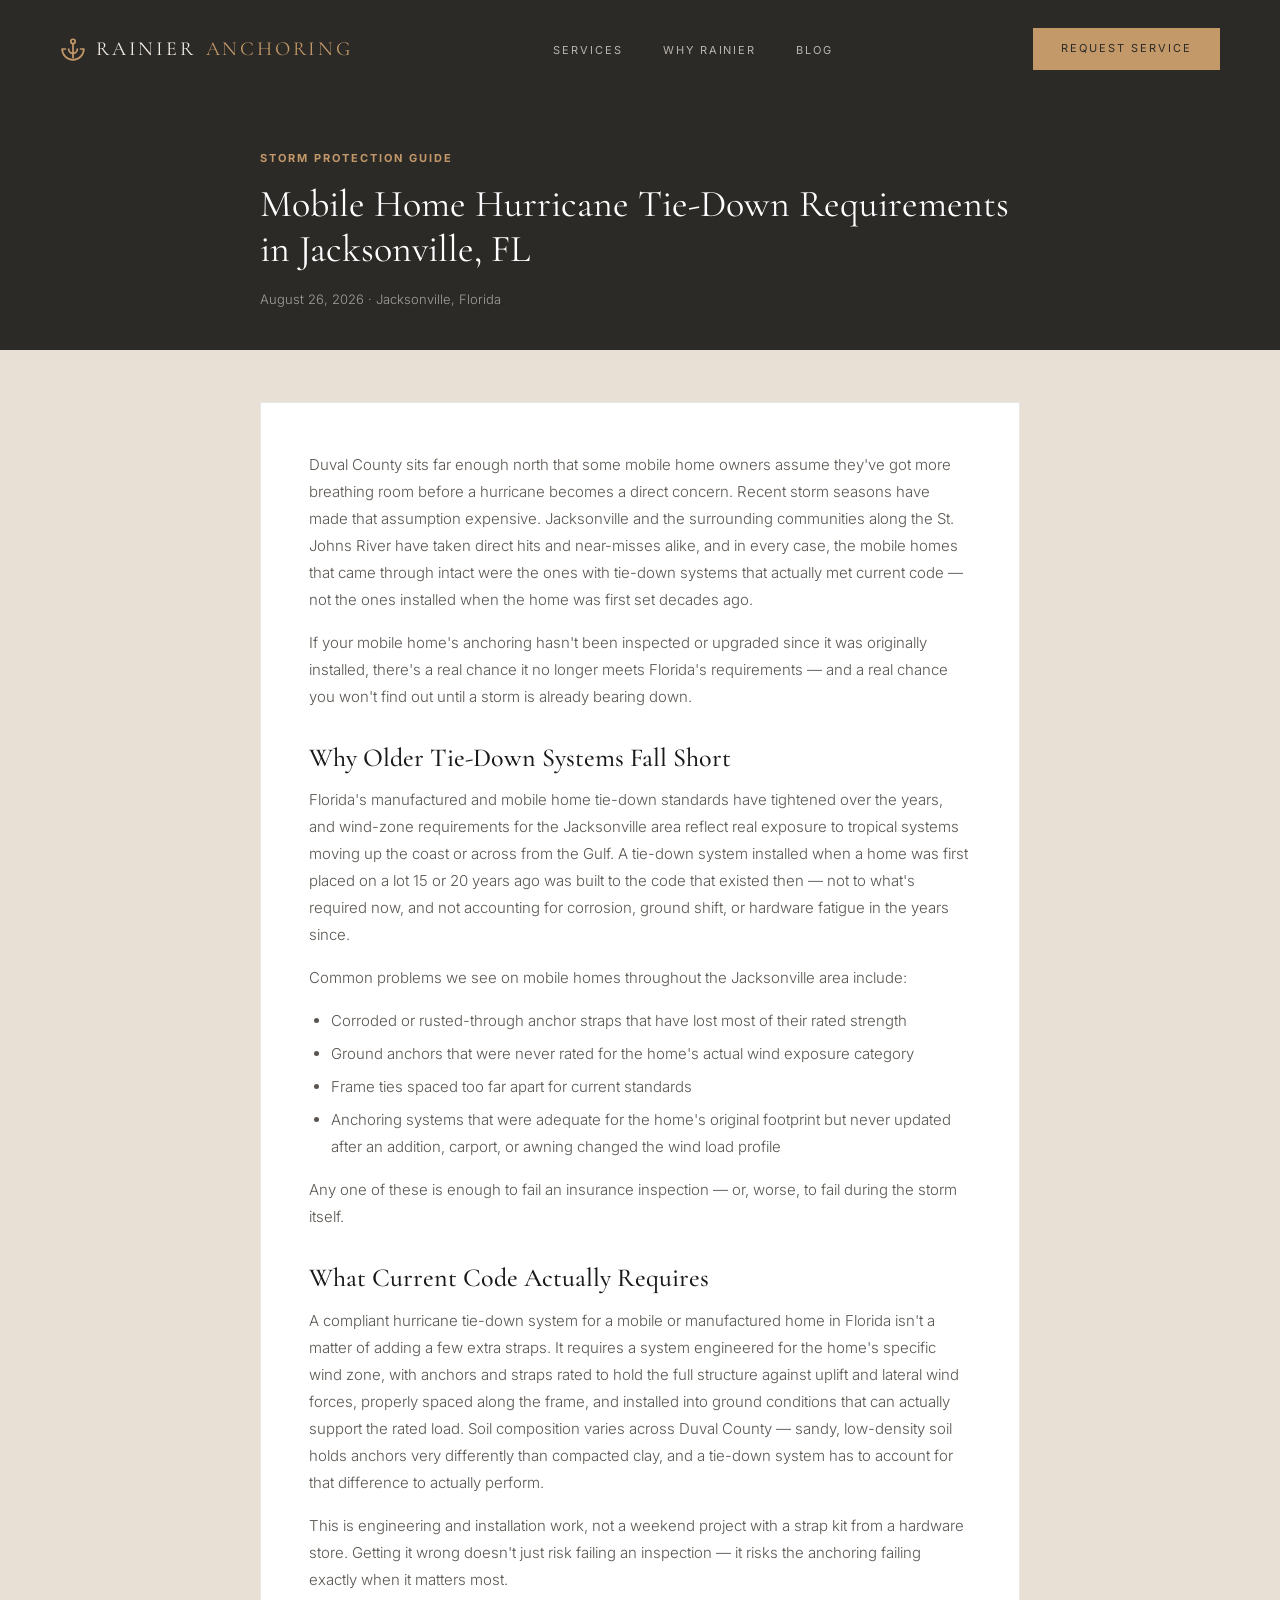
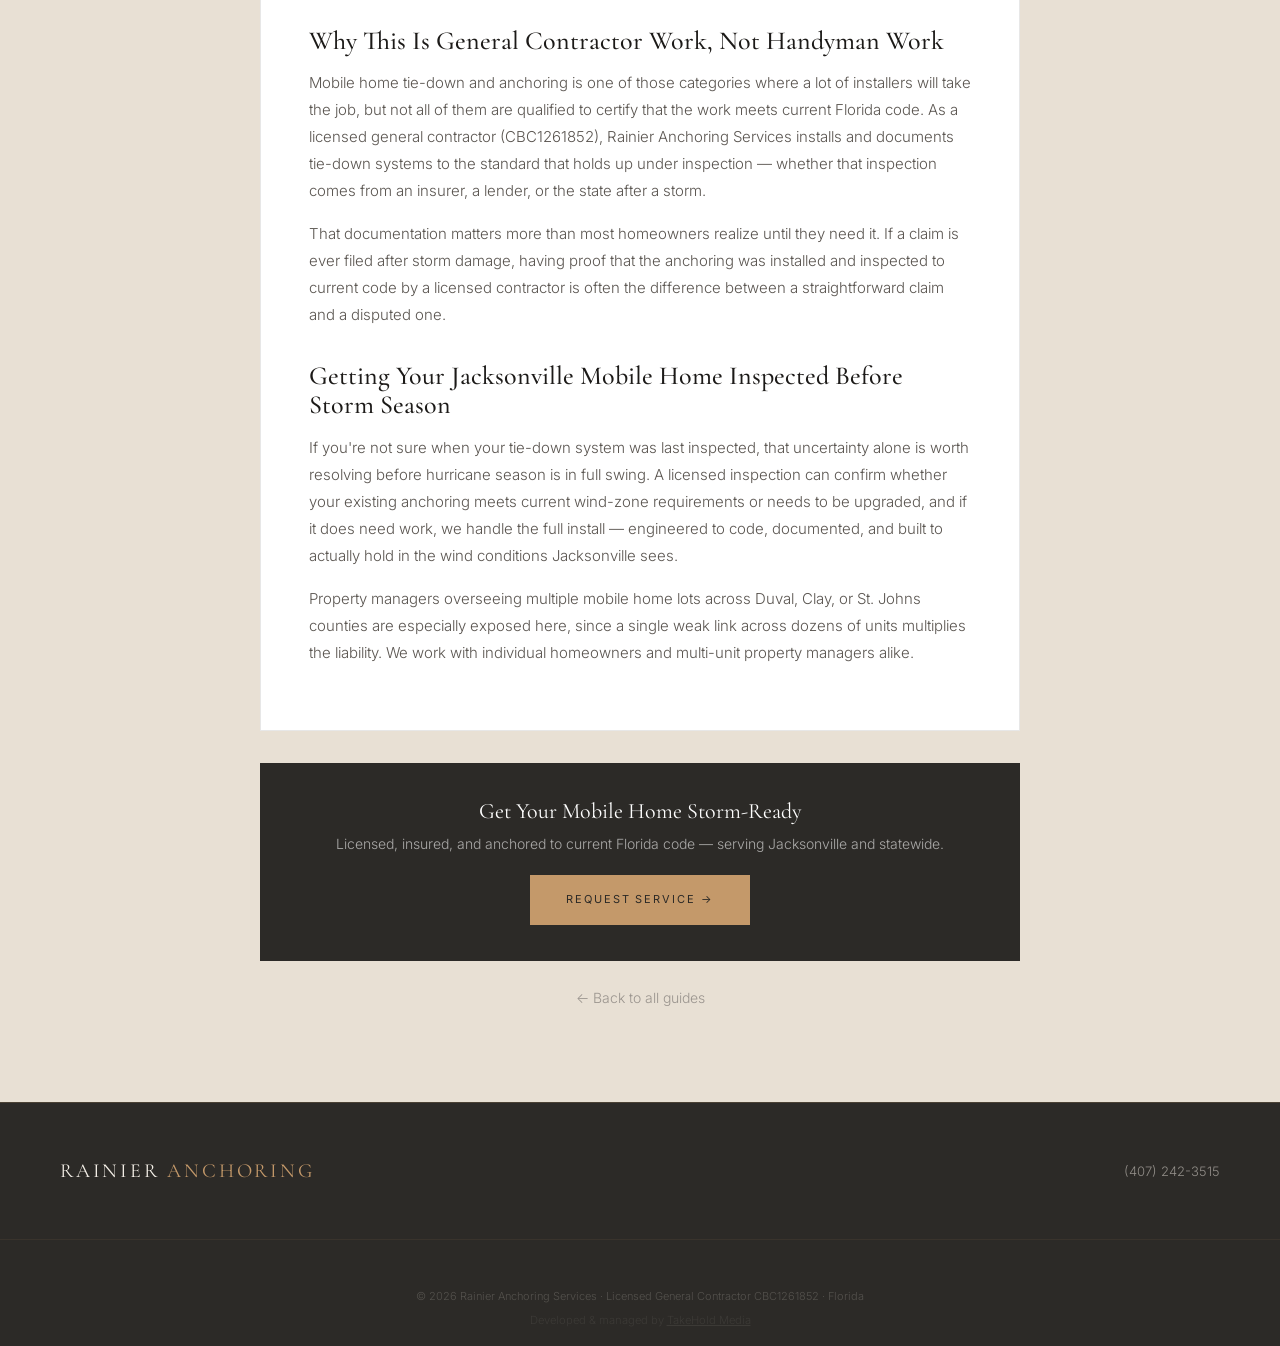
<file: blog/mobile-home-hurricane-tie-down-jacksonville.html>
<!DOCTYPE html>
<html lang="en">
<head>
  <meta charset="UTF-8" />
  <meta name="viewport" content="width=device-width, initial-scale=1.0" />
  <title>Mobile Home Hurricane Tie-Down Requirements in Jacksonville, FL | Rainier Anchoring Services</title>
  <meta name="description" content="Jacksonville mobile home owners: what Florida's hurricane tie-down code actually requires, why older anchoring systems fail inspection, and how to get it done right by a licensed contractor." />
  <link rel="canonical" href="https://rainieranchoringservices.com/blog/mobile-home-hurricane-tie-down-jacksonville.html" />
  <meta property="og:title" content="Mobile Home Hurricane Tie-Down Requirements in Jacksonville, FL" />
  <meta property="og:description" content="What Florida's hurricane tie-down code actually requires for mobile homes in Jacksonville, and why older anchoring systems fail inspection." />
  <meta property="og:type" content="article" />
  <script type="application/ld+json">
  {
    "@context": "https://schema.org",
    "@type": "Article",
    "headline": "Mobile Home Hurricane Tie-Down Requirements in Jacksonville, FL",
    "description": "Jacksonville mobile home owners: what Florida's hurricane tie-down code actually requires, why older anchoring systems fail inspection, and how to get it done right by a licensed contractor.",
    "datePublished": "2026-08-26",
    "author": { "@type": "Organization", "name": "Rainier Anchoring Services" },
    "publisher": { "@type": "Organization", "name": "Rainier Anchoring Services" }
  }
  </script>
  <link rel="preconnect" href="https://fonts.googleapis.com" />
  <link rel="preconnect" href="https://fonts.gstatic.com" crossorigin />
  <link href="https://fonts.googleapis.com/css2?family=Cormorant+Garamond:ital,wght@0,300;0,400;0,600;1,300;1,400&family=Inter:wght@300;400;500&display=swap" rel="stylesheet" />
  <link rel="stylesheet" href="../css/style.css" />
  <style>
    .logo-mark { display: flex; align-items: center; justify-content: center; }
    .logo-mark svg { width: 26px; height: 26px; }
    .article-hero { padding: 150px 60px 40px; background: var(--dark); }
    .article-hero-inner { max-width: 760px; margin: 0 auto; }
    .article-hero .eyebrow { color: var(--gold); font-size:11px; font-weight:700; text-transform:uppercase; letter-spacing:2px; margin-bottom:14px; }
    .article-hero h1 { font-family:'Cormorant Garamond', serif; font-size:38px; font-weight:400; color:#fff; line-height:1.2; margin-bottom:16px; }
    .article-hero .meta { color: rgba(255,255,255,0.55); font-size: 13px; font-family: 'Inter', sans-serif; }
    .article-body-wrap { padding: 52px 60px; background: var(--bg); }
    .article-body { max-width: 760px; margin: 0 auto; background: var(--bg-card, #fff); border: 1px solid var(--rule); padding: 48px; }
    .article-body h2 { font-family:'Cormorant Garamond', serif; font-size: 26px; color: var(--ink); margin: 34px 0 14px; font-weight:500; }
    .article-body h3 { font-family:'Cormorant Garamond', serif; font-size: 20px; color: var(--ink); margin: 26px 0 12px; font-weight:500; }
    .article-body p { font-family: 'Inter', sans-serif; font-size: 15px; color: var(--ink-mid); line-height: 1.8; margin-bottom: 16px; font-weight: 300; }
    .article-body ul, .article-body ol { margin: 0 0 16px 22px; color: var(--ink-mid); font-family: 'Inter', sans-serif; font-size: 15px; line-height: 1.8; font-weight: 300; }
    .article-body li { margin-bottom: 6px; }
    .article-body a { color: var(--gold-dim); text-decoration: underline; }
    .article-body strong { color: var(--ink); font-weight: 500; }
    .article-cta { max-width: 760px; margin: 32px auto 0; background: var(--dark); padding: 36px 40px; text-align:center; }
    .article-cta h3 { font-family:'Cormorant Garamond', serif; color:#fff; font-size:22px; margin-bottom:10px; font-weight:400; }
    .article-cta p { color: rgba(255,255,255,0.6); font-size:14px; margin-bottom:20px; font-family: 'Inter', sans-serif; font-weight: 300; }
    .back-link-wrap { text-align:center; padding: 24px 0 40px; }
    .back-link a { color: var(--ink-dim); font-family: 'Inter', sans-serif; font-size: 14px; text-decoration:none; }
    .back-link a:hover { color: var(--gold-dim); }
    @media (max-width: 700px) {
      .article-hero { padding: 100px 20px 30px; }
      .article-hero h1 { font-size: 28px; }
      .article-body-wrap { padding: 20px; }
      .article-body { padding: 24px; }
    }
  </style>
</head>
<body>

<nav id="nav">
  <a href="/" class="nav-logo nav-logo--light" style="display:flex; align-items:center; gap:10px;">
    <span class="logo-mark">
      <svg viewBox="0 0 24 24" fill="none" stroke="currentColor" stroke-width="1.6" stroke-linecap="round" stroke-linejoin="round"><circle cx="12" cy="5" r="2"></circle><path d="M12 7v13"></path><path d="M5 12H2a10 10 0 0 0 20 0h-3"></path><path d="M8 12a4 4 0 0 0 8 0"></path></svg>
    </span>
    Rainier <span>Anchoring</span>
  </a>
  <ul class="nav-links nav-links--light">
    <li><a href="/#services">Services</a></li>
    <li><a href="/#why">Why Rainier</a></li>
    <li><a href="/blog/">Blog</a></li>
  </ul>
  <a href="/#quote" class="nav-cta">Request Service</a>
</nav>

<div class="article-hero">
  <div class="article-hero-inner">
    <div class="eyebrow">Storm Protection Guide</div>
    <h1>Mobile Home Hurricane Tie-Down Requirements in Jacksonville, FL</h1>
    <div class="meta">August 26, 2026 · Jacksonville, Florida</div>
  </div>
</div>

<div class="article-body-wrap">
  <article class="article-body" itemprop="articleBody">
    <p>Duval County sits far enough north that some mobile home owners assume they've got more breathing room before a hurricane becomes a direct concern. Recent storm seasons have made that assumption expensive. Jacksonville and the surrounding communities along the St. Johns River have taken direct hits and near-misses alike, and in every case, the mobile homes that came through intact were the ones with tie-down systems that actually met current code — not the ones installed when the home was first set decades ago.</p>

    <p>If your mobile home's anchoring hasn't been inspected or upgraded since it was originally installed, there's a real chance it no longer meets Florida's requirements — and a real chance you won't find out until a storm is already bearing down.</p>

    <h2>Why Older Tie-Down Systems Fall Short</h2>
    <p>Florida's manufactured and mobile home tie-down standards have tightened over the years, and wind-zone requirements for the Jacksonville area reflect real exposure to tropical systems moving up the coast or across from the Gulf. A tie-down system installed when a home was first placed on a lot 15 or 20 years ago was built to the code that existed then — not to what's required now, and not accounting for corrosion, ground shift, or hardware fatigue in the years since.</p>

    <p>Common problems we see on mobile homes throughout the Jacksonville area include:</p>
    <ul>
      <li>Corroded or rusted-through anchor straps that have lost most of their rated strength</li>
      <li>Ground anchors that were never rated for the home's actual wind exposure category</li>
      <li>Frame ties spaced too far apart for current standards</li>
      <li>Anchoring systems that were adequate for the home's original footprint but never updated after an addition, carport, or awning changed the wind load profile</li>
    </ul>
    <p>Any one of these is enough to fail an insurance inspection — or, worse, to fail during the storm itself.</p>

    <h2>What Current Code Actually Requires</h2>
    <p>A compliant hurricane tie-down system for a mobile or manufactured home in Florida isn't a matter of adding a few extra straps. It requires a system engineered for the home's specific wind zone, with anchors and straps rated to hold the full structure against uplift and lateral wind forces, properly spaced along the frame, and installed into ground conditions that can actually support the rated load. Soil composition varies across Duval County — sandy, low-density soil holds anchors very differently than compacted clay, and a tie-down system has to account for that difference to actually perform.</p>

    <p>This is engineering and installation work, not a weekend project with a strap kit from a hardware store. Getting it wrong doesn't just risk failing an inspection — it risks the anchoring failing exactly when it matters most.</p>

    <h2>Why This Is General Contractor Work, Not Handyman Work</h2>
    <p>Mobile home tie-down and anchoring is one of those categories where a lot of installers will take the job, but not all of them are qualified to certify that the work meets current Florida code. As a licensed general contractor (CBC1261852), Rainier Anchoring Services installs and documents tie-down systems to the standard that holds up under inspection — whether that inspection comes from an insurer, a lender, or the state after a storm.</p>

    <p>That documentation matters more than most homeowners realize until they need it. If a claim is ever filed after storm damage, having proof that the anchoring was installed and inspected to current code by a licensed contractor is often the difference between a straightforward claim and a disputed one.</p>

    <h2>Getting Your Jacksonville Mobile Home Inspected Before Storm Season</h2>
    <p>If you're not sure when your tie-down system was last inspected, that uncertainty alone is worth resolving before hurricane season is in full swing. A licensed inspection can confirm whether your existing anchoring meets current wind-zone requirements or needs to be upgraded, and if it does need work, we handle the full install — engineered to code, documented, and built to actually hold in the wind conditions Jacksonville sees.</p>

    <p>Property managers overseeing multiple mobile home lots across Duval, Clay, or St. Johns counties are especially exposed here, since a single weak link across dozens of units multiplies the liability. We work with individual homeowners and multi-unit property managers alike.</p>
  </article>

  <div class="article-cta">
    <h3>Get Your Mobile Home Storm-Ready</h3>
    <p>Licensed, insured, and anchored to current Florida code — serving Jacksonville and statewide.</p>
    <a href="/#quote" class="btn-gold">Request Service &rarr;</a>
  </div>

  <div class="back-link-wrap">
    <div class="back-link"><a href="/blog/">&larr; Back to all guides</a></div>
  </div>
</div>

<footer>
  <div class="footer-brand">Rainier <span>Anchoring</span></div>
  <div class="footer-contact">
    <a href="tel:4072423515">(407) 242-3515</a>
  </div>
</footer>
<div style="background:var(--dark); padding:16px 60px; border-top:1px solid rgba(196,153,106,0.08);">
  <p class="footer-copy">© 2026 Rainier Anchoring Services · Licensed General Contractor CBC1261852 · Florida</p>
  <p class="footer-copy" style="margin-top:6px; opacity:0.4; font-size:0.7rem;">Developed &amp; managed by <a href="https://takeholdmedia.com" target="_blank" style="color:inherit;">TakeHold Media</a></p>
</div>

</body>
</html>
</file>
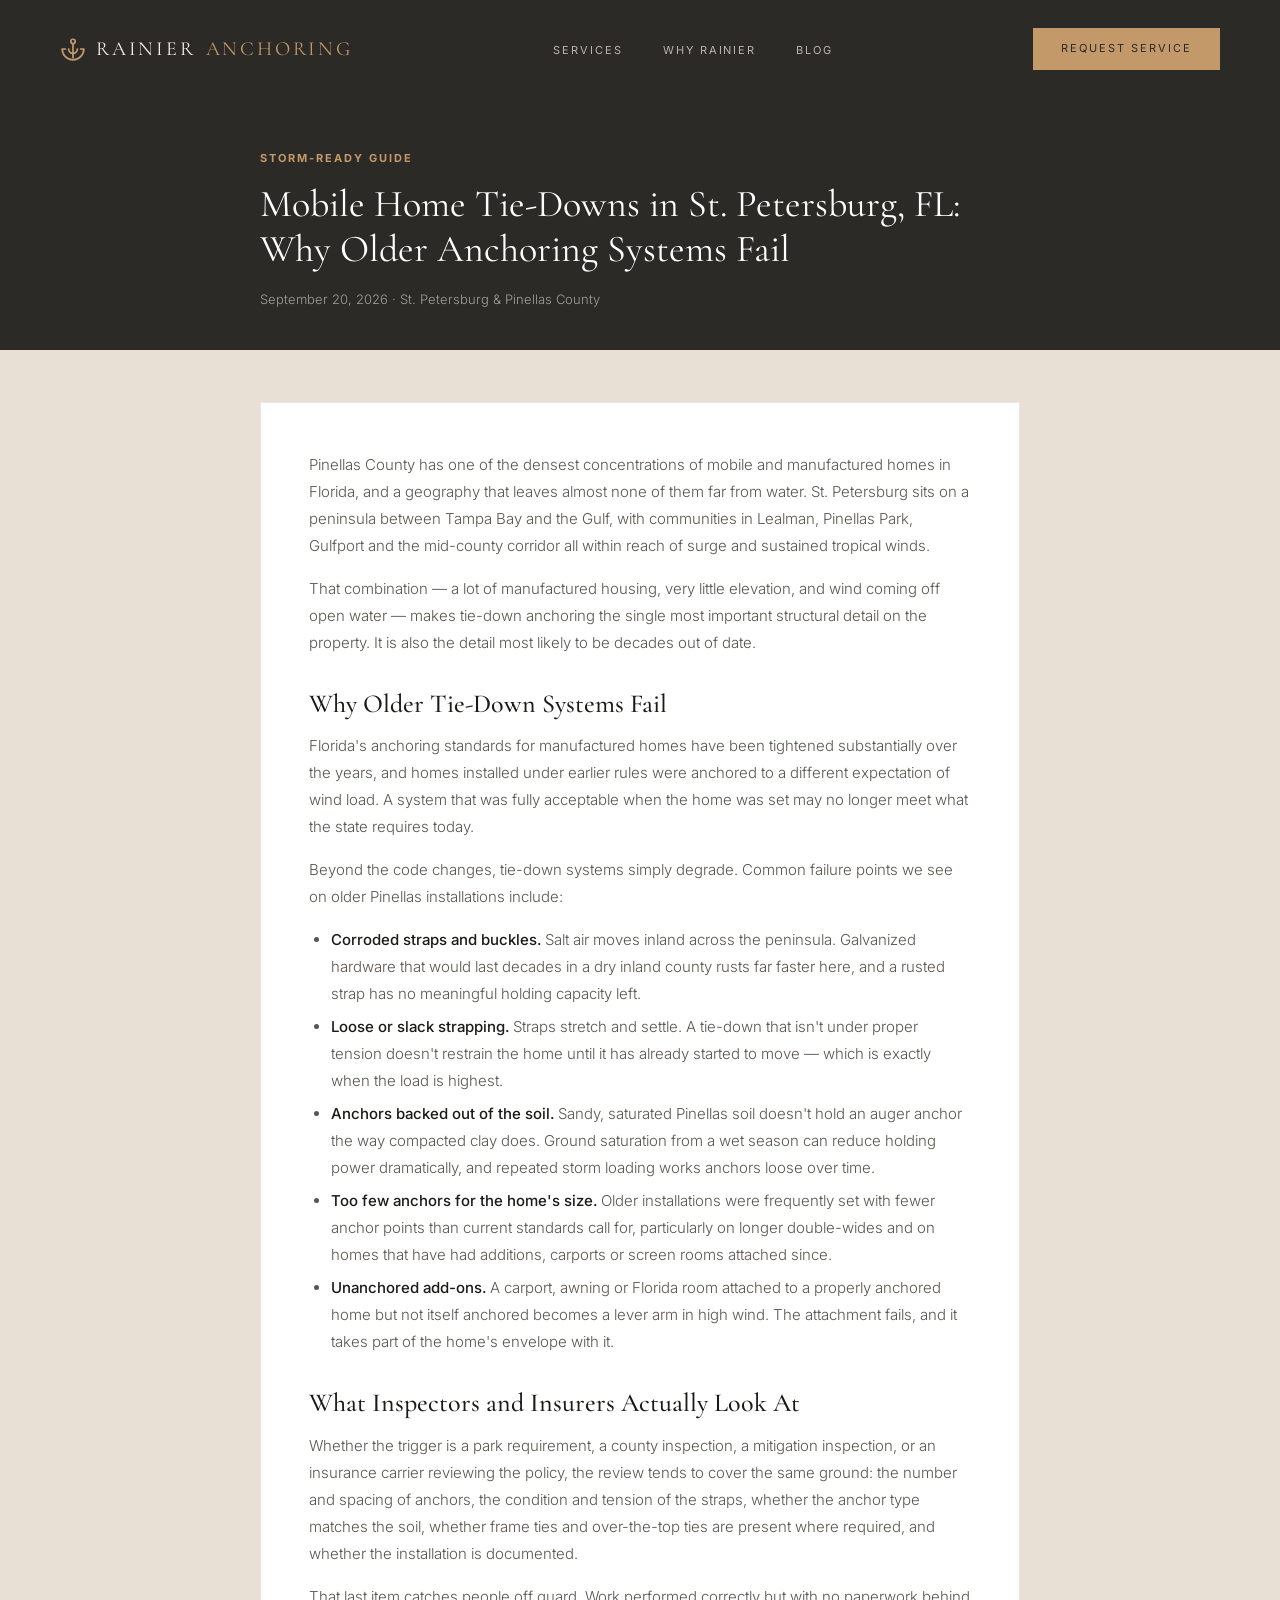
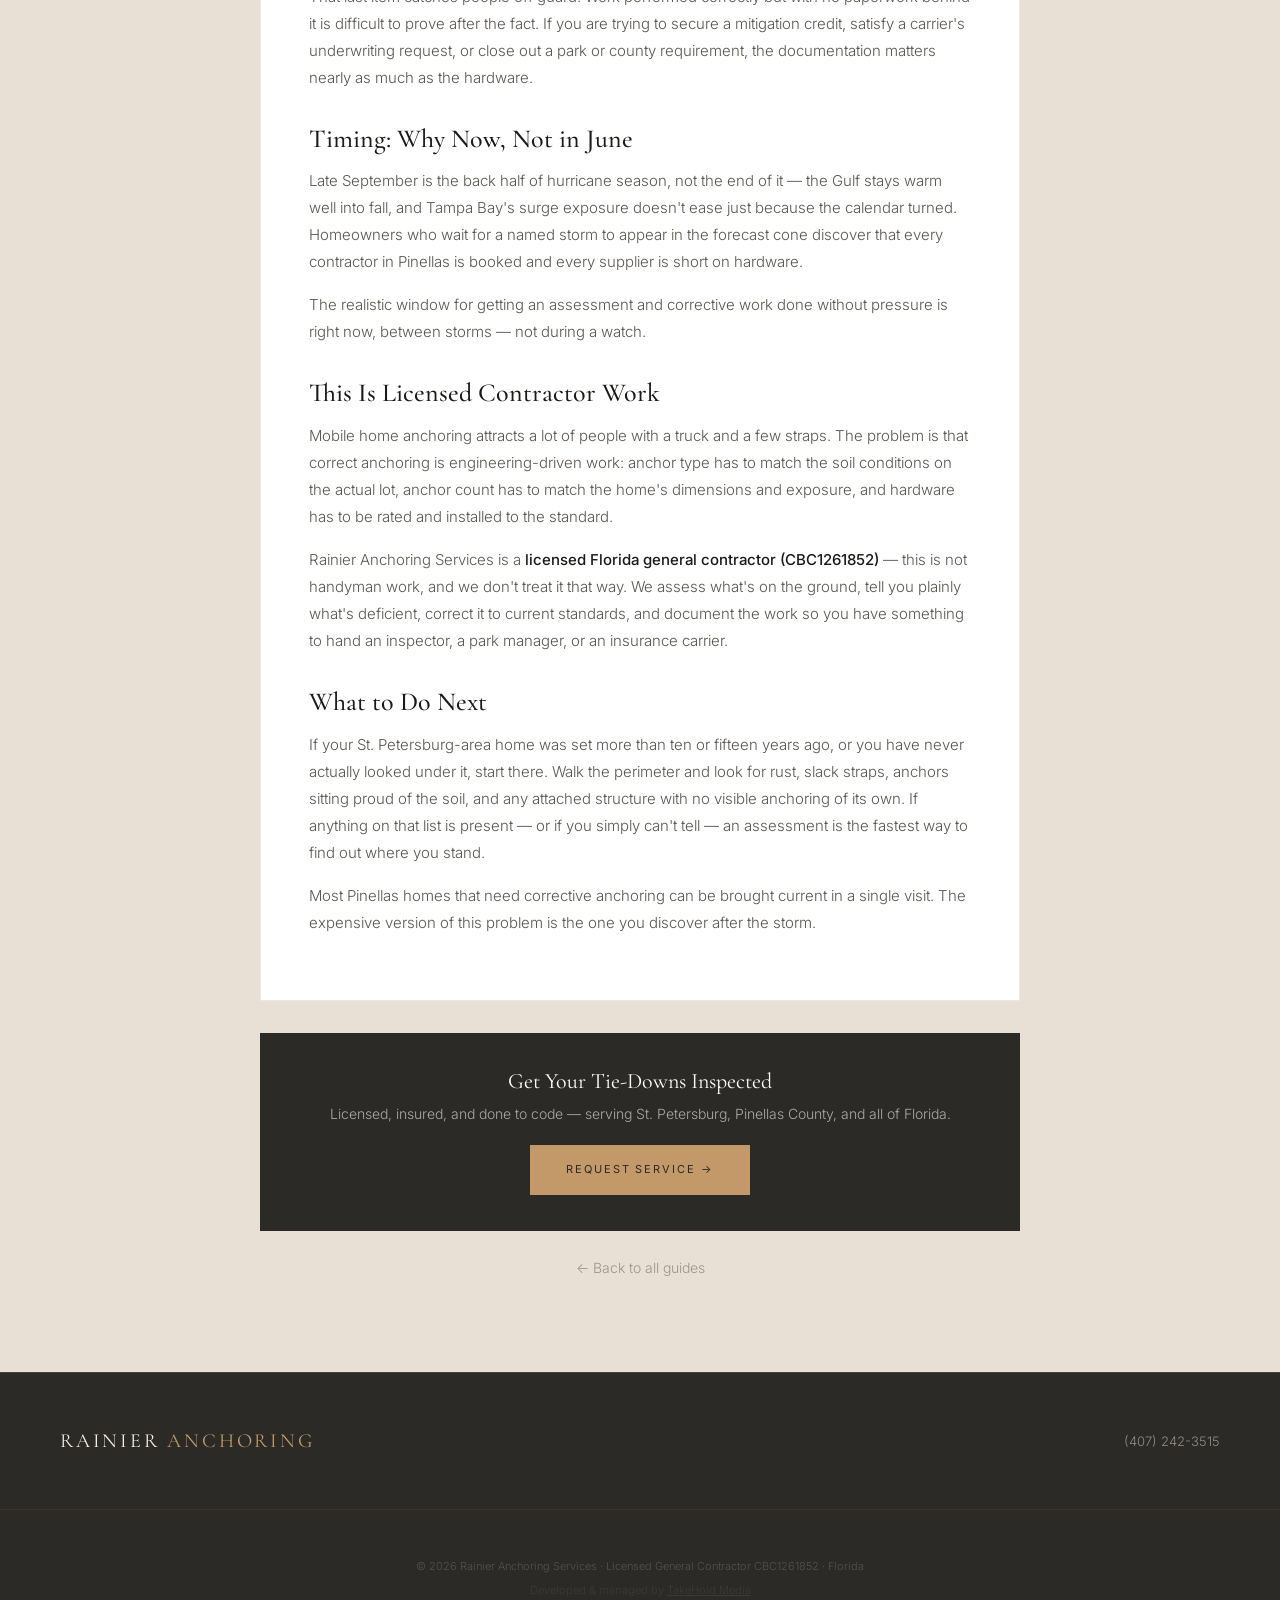
<file: blog/mobile-home-tie-down-st-petersburg-fl.html>
<!DOCTYPE html>
<html lang="en">
<head>
  <meta charset="UTF-8" />
  <meta name="viewport" content="width=device-width, initial-scale=1.0" />
  <title>Mobile Home Tie-Downs in St. Petersburg, FL: Why Older Anchoring Systems Fail | Rainier Anchoring Services</title>
  <meta name="description" content="St. Petersburg and Pinellas County mobile home owners: why older tie-down systems fail inspection, what Florida's anchoring standards require, and how to get it corrected before the next storm." />
  <link rel="canonical" href="https://rainieranchoringservices.com/blog/mobile-home-tie-down-st-petersburg-fl.html" />
  <meta property="og:title" content="Mobile Home Tie-Downs in St. Petersburg, FL: Why Older Anchoring Systems Fail" />
  <meta property="og:description" content="Why older mobile home tie-down systems in Pinellas County fail inspection, and what Florida's anchoring standards actually require." />
  <meta property="og:type" content="article" />
  <script type="application/ld+json">
  {
    "@context": "https://schema.org",
    "@type": "Article",
    "headline": "Mobile Home Tie-Downs in St. Petersburg, FL: Why Older Anchoring Systems Fail",
    "description": "St. Petersburg and Pinellas County mobile home owners: why older tie-down systems fail inspection, what Florida's anchoring standards require, and how to get it corrected before the next storm.",
    "datePublished": "2026-09-20",
    "author": { "@type": "Organization", "name": "Rainier Anchoring Services" },
    "publisher": { "@type": "Organization", "name": "Rainier Anchoring Services" }
  }
  </script>
  <link rel="preconnect" href="https://fonts.googleapis.com" />
  <link rel="preconnect" href="https://fonts.gstatic.com" crossorigin />
  <link href="https://fonts.googleapis.com/css2?family=Cormorant+Garamond:ital,wght@0,300;0,400;0,600;1,300;1,400&family=Inter:wght@300;400;500&display=swap" rel="stylesheet" />
  <link rel="stylesheet" href="../css/style.css" />
  <style>
    .logo-mark { display: flex; align-items: center; justify-content: center; }
    .logo-mark svg { width: 26px; height: 26px; }
    .article-hero { padding: 150px 60px 40px; background: var(--dark); }
    .article-hero-inner { max-width: 760px; margin: 0 auto; }
    .article-hero .eyebrow { color: var(--gold); font-size:11px; font-weight:700; text-transform:uppercase; letter-spacing:2px; margin-bottom:14px; }
    .article-hero h1 { font-family:'Cormorant Garamond', serif; font-size:38px; font-weight:400; color:#fff; line-height:1.2; margin-bottom:16px; }
    .article-hero .meta { color: rgba(255,255,255,0.55); font-size: 13px; font-family: 'Inter', sans-serif; }
    .article-body-wrap { padding: 52px 60px; background: var(--bg); }
    .article-body { max-width: 760px; margin: 0 auto; background: var(--bg-card, #fff); border: 1px solid var(--rule); padding: 48px; }
    .article-body h2 { font-family:'Cormorant Garamond', serif; font-size: 26px; color: var(--ink); margin: 34px 0 14px; font-weight:500; }
    .article-body h3 { font-family:'Cormorant Garamond', serif; font-size: 20px; color: var(--ink); margin: 26px 0 12px; font-weight:500; }
    .article-body p { font-family: 'Inter', sans-serif; font-size: 15px; color: var(--ink-mid); line-height: 1.8; margin-bottom: 16px; font-weight: 300; }
    .article-body ul, .article-body ol { margin: 0 0 16px 22px; color: var(--ink-mid); font-family: 'Inter', sans-serif; font-size: 15px; line-height: 1.8; font-weight: 300; }
    .article-body li { margin-bottom: 6px; }
    .article-body a { color: var(--gold-dim); text-decoration: underline; }
    .article-body strong { color: var(--ink); font-weight: 500; }
    .article-cta { max-width: 760px; margin: 32px auto 0; background: var(--dark); padding: 36px 40px; text-align:center; }
    .article-cta h3 { font-family:'Cormorant Garamond', serif; color:#fff; font-size:22px; margin-bottom:10px; font-weight:400; }
    .article-cta p { color: rgba(255,255,255,0.6); font-size:14px; margin-bottom:20px; font-family: 'Inter', sans-serif; font-weight: 300; }
    .back-link-wrap { text-align:center; padding: 24px 0 40px; }
    .back-link a { color: var(--ink-dim); font-family: 'Inter', sans-serif; font-size: 14px; text-decoration:none; }
    .back-link a:hover { color: var(--gold-dim); }
    @media (max-width: 700px) {
      .article-hero { padding: 100px 20px 30px; }
      .article-hero h1 { font-size: 28px; }
      .article-body-wrap { padding: 20px; }
      .article-body { padding: 24px; }
    }
  </style>
</head>
<body>

<nav id="nav">
  <a href="/" class="nav-logo nav-logo--light" style="display:flex; align-items:center; gap:10px;">
    <span class="logo-mark">
      <svg viewBox="0 0 24 24" fill="none" stroke="currentColor" stroke-width="1.6" stroke-linecap="round" stroke-linejoin="round"><circle cx="12" cy="5" r="2"></circle><path d="M12 7v13"></path><path d="M5 12H2a10 10 0 0 0 20 0h-3"></path><path d="M8 12a4 4 0 0 0 8 0"></path></svg>
    </span>
    Rainier <span>Anchoring</span>
  </a>
  <ul class="nav-links nav-links--light">
    <li><a href="/#services">Services</a></li>
    <li><a href="/#why">Why Rainier</a></li>
    <li><a href="/blog/">Blog</a></li>
  </ul>
  <a href="/#quote" class="nav-cta">Request Service</a>
</nav>

<div class="article-hero">
  <div class="article-hero-inner">
    <div class="eyebrow">Storm-Ready Guide</div>
    <h1>Mobile Home Tie-Downs in St. Petersburg, FL: Why Older Anchoring Systems Fail</h1>
    <div class="meta">September 20, 2026 · St. Petersburg &amp; Pinellas County</div>
  </div>
</div>

<div class="article-body-wrap">
  <article class="article-body" itemprop="articleBody">
    <p>Pinellas County has one of the densest concentrations of mobile and manufactured homes in Florida, and a geography that leaves almost none of them far from water. St. Petersburg sits on a peninsula between Tampa Bay and the Gulf, with communities in Lealman, Pinellas Park, Gulfport and the mid-county corridor all within reach of surge and sustained tropical winds.</p>

    <p>That combination — a lot of manufactured housing, very little elevation, and wind coming off open water — makes tie-down anchoring the single most important structural detail on the property. It is also the detail most likely to be decades out of date.</p>

    <h2>Why Older Tie-Down Systems Fail</h2>
    <p>Florida's anchoring standards for manufactured homes have been tightened substantially over the years, and homes installed under earlier rules were anchored to a different expectation of wind load. A system that was fully acceptable when the home was set may no longer meet what the state requires today.</p>

    <p>Beyond the code changes, tie-down systems simply degrade. Common failure points we see on older Pinellas installations include:</p>
    <ul>
      <li><strong>Corroded straps and buckles.</strong> Salt air moves inland across the peninsula. Galvanized hardware that would last decades in a dry inland county rusts far faster here, and a rusted strap has no meaningful holding capacity left.</li>
      <li><strong>Loose or slack strapping.</strong> Straps stretch and settle. A tie-down that isn't under proper tension doesn't restrain the home until it has already started to move — which is exactly when the load is highest.</li>
      <li><strong>Anchors backed out of the soil.</strong> Sandy, saturated Pinellas soil doesn't hold an auger anchor the way compacted clay does. Ground saturation from a wet season can reduce holding power dramatically, and repeated storm loading works anchors loose over time.</li>
      <li><strong>Too few anchors for the home's size.</strong> Older installations were frequently set with fewer anchor points than current standards call for, particularly on longer double-wides and on homes that have had additions, carports or screen rooms attached since.</li>
      <li><strong>Unanchored add-ons.</strong> A carport, awning or Florida room attached to a properly anchored home but not itself anchored becomes a lever arm in high wind. The attachment fails, and it takes part of the home's envelope with it.</li>
    </ul>

    <h2>What Inspectors and Insurers Actually Look At</h2>
    <p>Whether the trigger is a park requirement, a county inspection, a mitigation inspection, or an insurance carrier reviewing the policy, the review tends to cover the same ground: the number and spacing of anchors, the condition and tension of the straps, whether the anchor type matches the soil, whether frame ties and over-the-top ties are present where required, and whether the installation is documented.</p>

    <p>That last item catches people off guard. Work performed correctly but with no paperwork behind it is difficult to prove after the fact. If you are trying to secure a mitigation credit, satisfy a carrier's underwriting request, or close out a park or county requirement, the documentation matters nearly as much as the hardware.</p>

    <h2>Timing: Why Now, Not in June</h2>
    <p>Late September is the back half of hurricane season, not the end of it — the Gulf stays warm well into fall, and Tampa Bay's surge exposure doesn't ease just because the calendar turned. Homeowners who wait for a named storm to appear in the forecast cone discover that every contractor in Pinellas is booked and every supplier is short on hardware.</p>

    <p>The realistic window for getting an assessment and corrective work done without pressure is right now, between storms — not during a watch.</p>

    <h2>This Is Licensed Contractor Work</h2>
    <p>Mobile home anchoring attracts a lot of people with a truck and a few straps. The problem is that correct anchoring is engineering-driven work: anchor type has to match the soil conditions on the actual lot, anchor count has to match the home's dimensions and exposure, and hardware has to be rated and installed to the standard.</p>

    <p>Rainier Anchoring Services is a <strong>licensed Florida general contractor (CBC1261852)</strong> — this is not handyman work, and we don't treat it that way. We assess what's on the ground, tell you plainly what's deficient, correct it to current standards, and document the work so you have something to hand an inspector, a park manager, or an insurance carrier.</p>

    <h2>What to Do Next</h2>
    <p>If your St. Petersburg-area home was set more than ten or fifteen years ago, or you have never actually looked under it, start there. Walk the perimeter and look for rust, slack straps, anchors sitting proud of the soil, and any attached structure with no visible anchoring of its own. If anything on that list is present — or if you simply can't tell — an assessment is the fastest way to find out where you stand.</p>

    <p>Most Pinellas homes that need corrective anchoring can be brought current in a single visit. The expensive version of this problem is the one you discover after the storm.</p>
  </article>

  <div class="article-cta">
    <h3>Get Your Tie-Downs Inspected</h3>
    <p>Licensed, insured, and done to code — serving St. Petersburg, Pinellas County, and all of Florida.</p>
    <a href="/#quote" class="btn-gold">Request Service &rarr;</a>
  </div>

  <div class="back-link-wrap">
    <div class="back-link"><a href="/blog/">&larr; Back to all guides</a></div>
  </div>
</div>

<footer>
  <div class="footer-brand">Rainier <span>Anchoring</span></div>
  <div class="footer-contact">
    <a href="tel:4072423515">(407) 242-3515</a>
  </div>
</footer>
<div style="background:var(--dark); padding:16px 60px; border-top:1px solid rgba(196,153,106,0.08);">
  <p class="footer-copy">© 2026 Rainier Anchoring Services · Licensed General Contractor CBC1261852 · Florida</p>
  <p class="footer-copy" style="margin-top:6px; opacity:0.4; font-size:0.7rem;">Developed &amp; managed by <a href="https://takeholdmedia.com" target="_blank" style="color:inherit;">TakeHold Media</a></p>
</div>

</body>
</html>
</file>
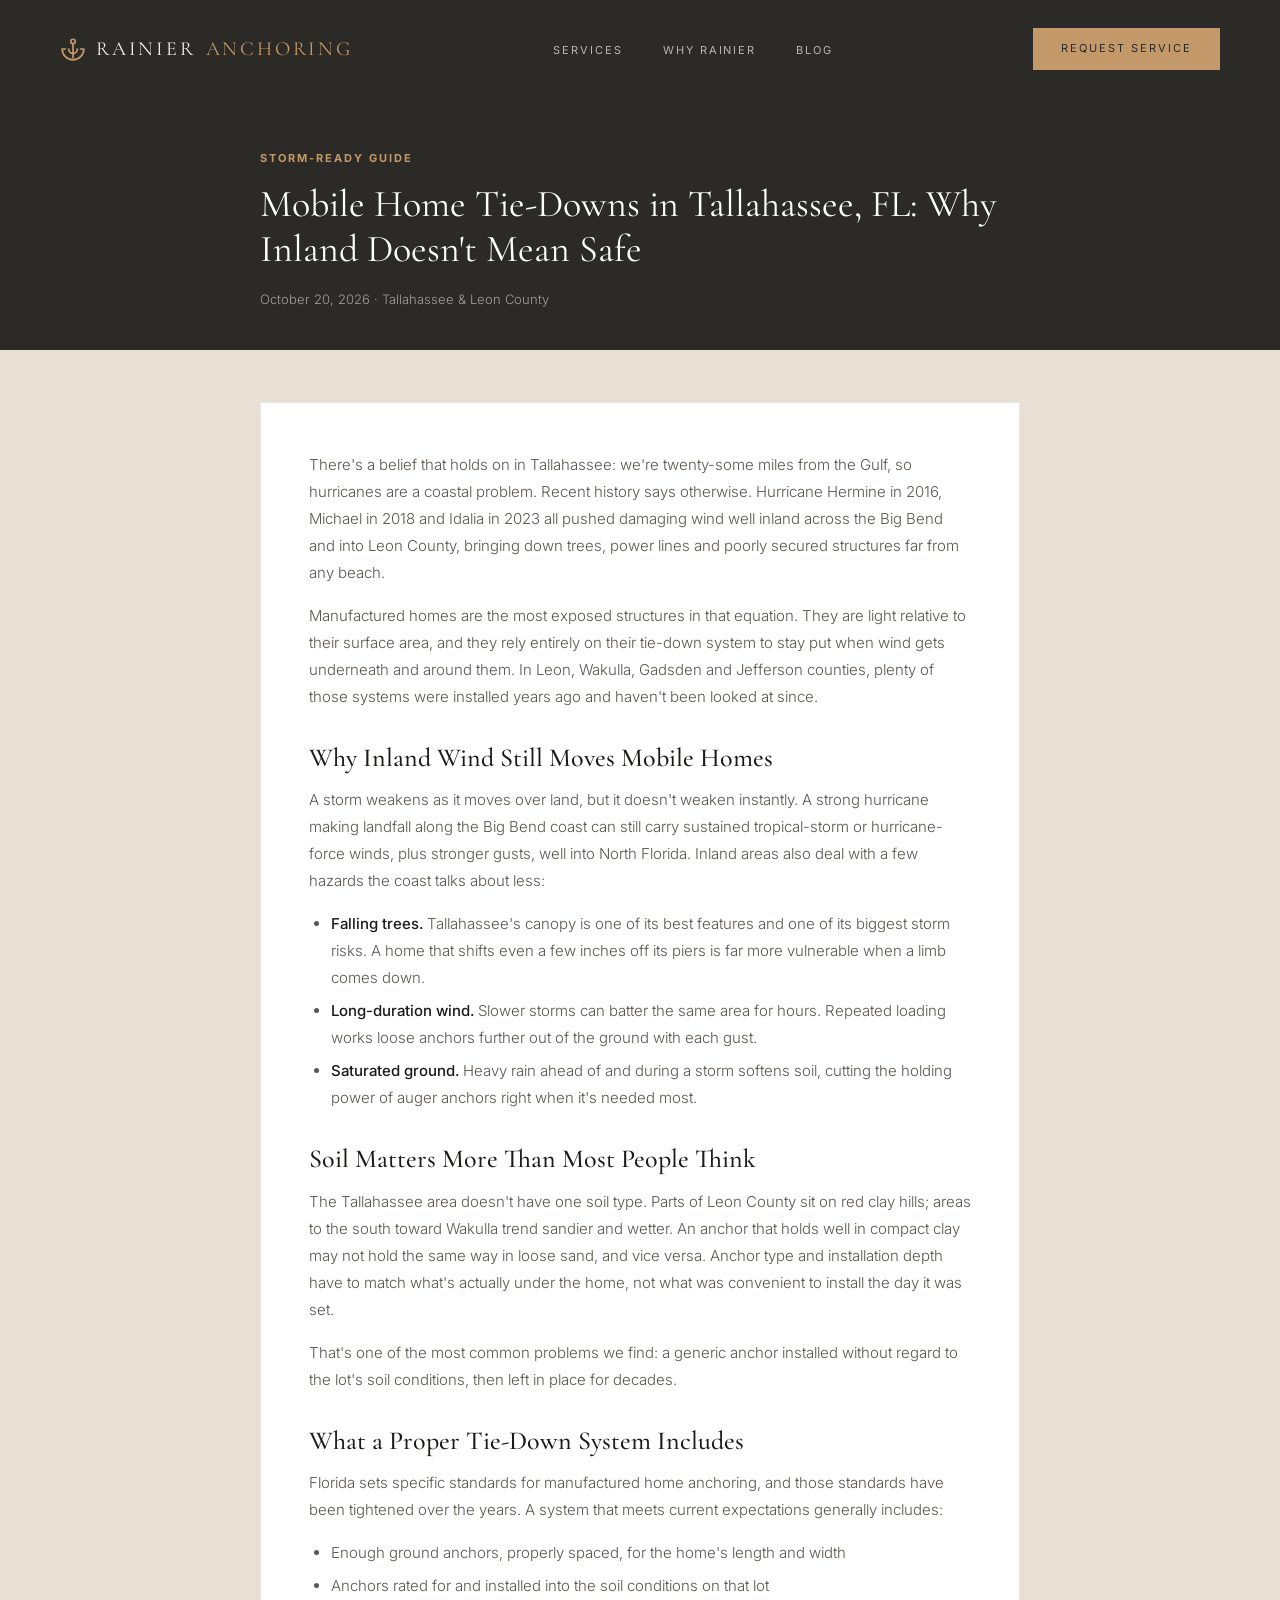
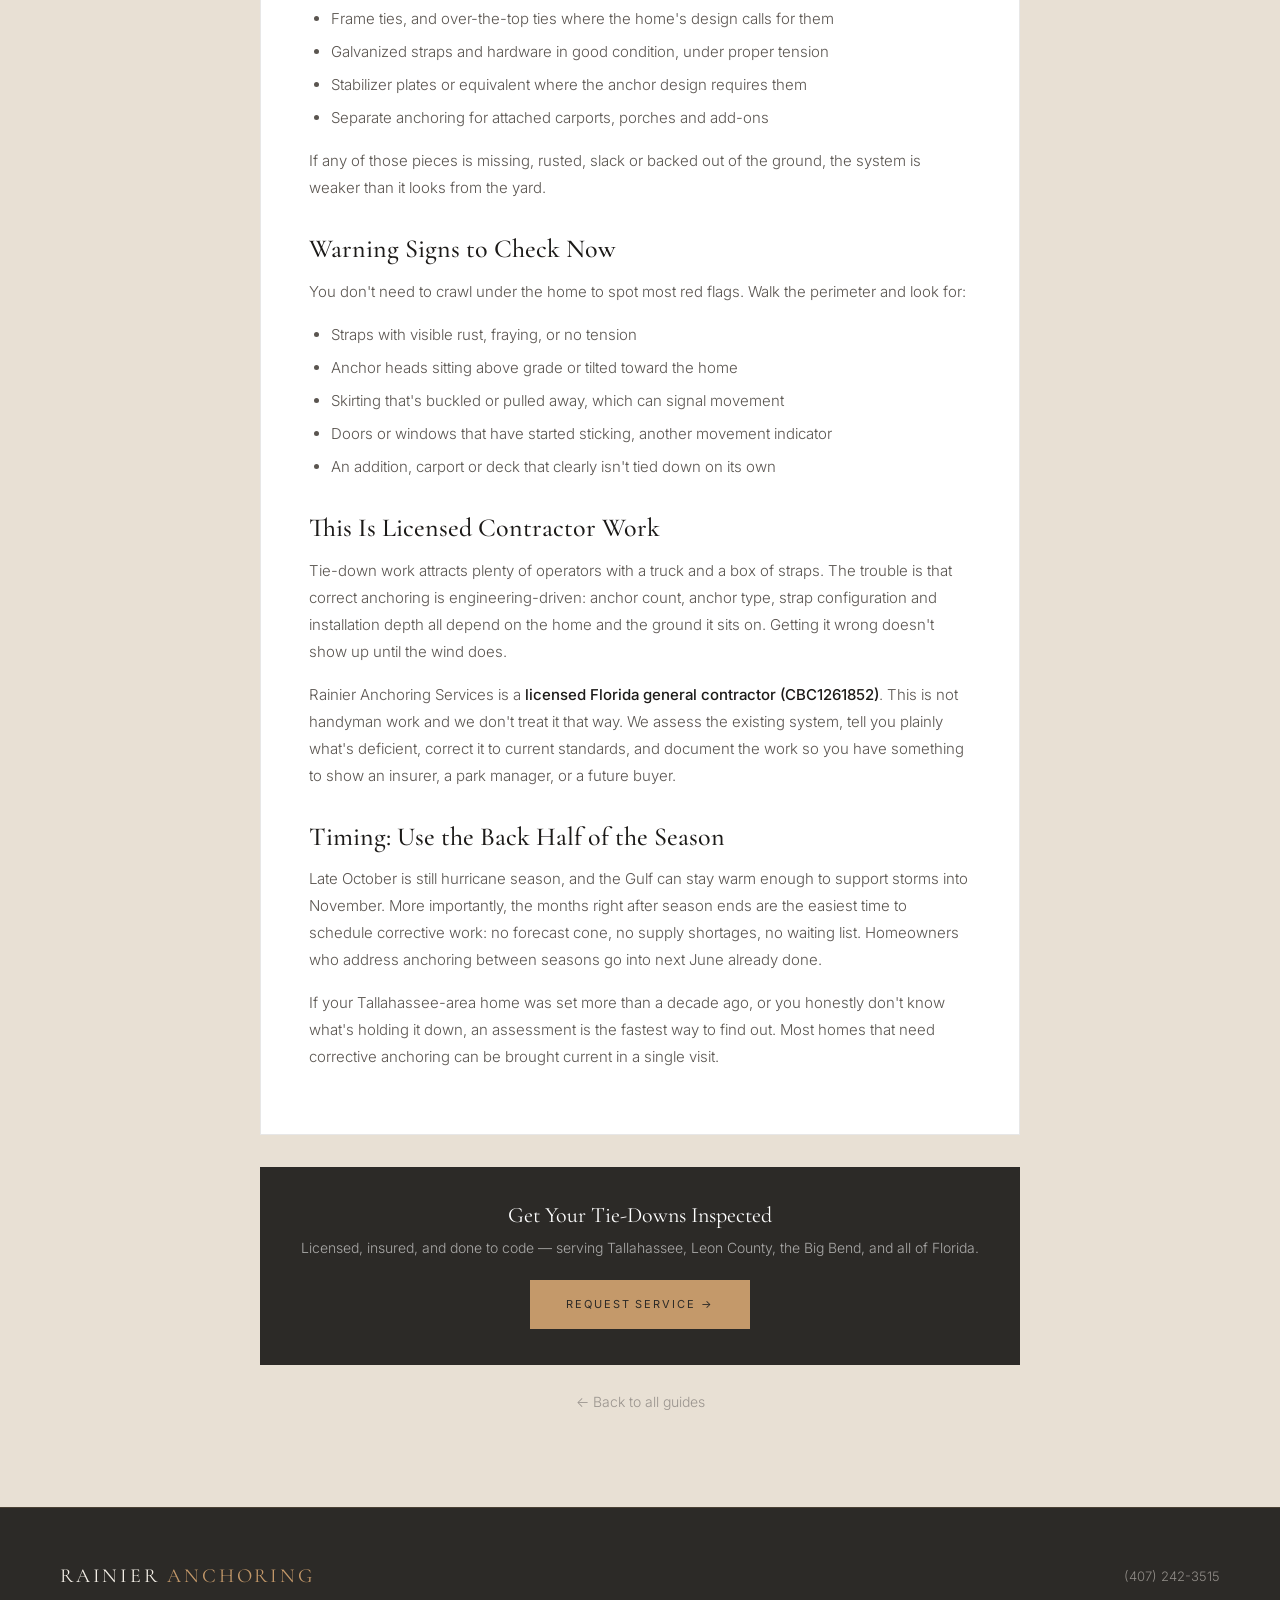
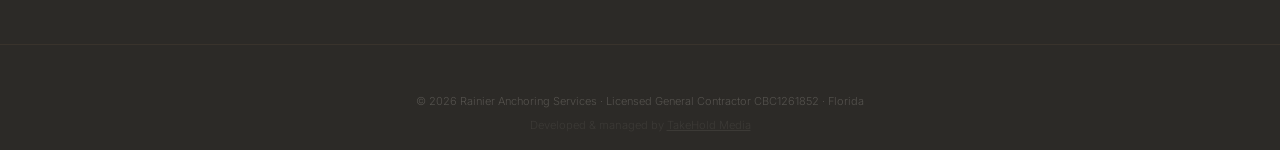
<file: blog/mobile-home-tie-down-tallahassee-fl.html>
<!DOCTYPE html>
<html lang="en">
<head>
  <meta charset="UTF-8" />
  <meta name="viewport" content="width=device-width, initial-scale=1.0" />
  <title>Mobile Home Tie-Downs in Tallahassee, FL: Why Inland Doesn't Mean Safe | Rainier Anchoring Services</title>
  <meta name="description" content="Tallahassee and Leon County mobile home owners: why inland North Florida still takes hurricane-force wind, what proper tie-down anchoring looks like on Big Bend soil, and why it's licensed contractor work." />
  <link rel="canonical" href="https://rainieranchoringservices.com/blog/mobile-home-tie-down-tallahassee-fl.html" />
  <meta property="og:title" content="Mobile Home Tie-Downs in Tallahassee, FL: Why Inland Doesn't Mean Safe" />
  <meta property="og:description" content="Why Leon County and Big Bend mobile homes still need storm-grade tie-down anchoring — and what a proper system actually includes." />
  <meta property="og:type" content="article" />
  <script type="application/ld+json">
  {
    "@context": "https://schema.org",
    "@type": "Article",
    "headline": "Mobile Home Tie-Downs in Tallahassee, FL: Why Inland Doesn't Mean Safe",
    "description": "Tallahassee and Leon County mobile home owners: why inland North Florida still takes hurricane-force wind, what proper tie-down anchoring looks like on Big Bend soil, and why it's licensed contractor work.",
    "datePublished": "2026-10-20",
    "author": { "@type": "Organization", "name": "Rainier Anchoring Services" },
    "publisher": { "@type": "Organization", "name": "Rainier Anchoring Services" }
  }
  </script>
  <link rel="preconnect" href="https://fonts.googleapis.com" />
  <link rel="preconnect" href="https://fonts.gstatic.com" crossorigin />
  <link href="https://fonts.googleapis.com/css2?family=Cormorant+Garamond:ital,wght@0,300;0,400;0,600;1,300;1,400&family=Inter:wght@300;400;500&display=swap" rel="stylesheet" />
  <link rel="stylesheet" href="../css/style.css" />
  <style>
    .logo-mark { display: flex; align-items: center; justify-content: center; }
    .logo-mark svg { width: 26px; height: 26px; }
    .article-hero { padding: 150px 60px 40px; background: var(--dark); }
    .article-hero-inner { max-width: 760px; margin: 0 auto; }
    .article-hero .eyebrow { color: var(--gold); font-size:11px; font-weight:700; text-transform:uppercase; letter-spacing:2px; margin-bottom:14px; }
    .article-hero h1 { font-family:'Cormorant Garamond', serif; font-size:38px; font-weight:400; color:#fff; line-height:1.2; margin-bottom:16px; }
    .article-hero .meta { color: rgba(255,255,255,0.55); font-size: 13px; font-family: 'Inter', sans-serif; }
    .article-body-wrap { padding: 52px 60px; background: var(--bg); }
    .article-body { max-width: 760px; margin: 0 auto; background: var(--bg-card, #fff); border: 1px solid var(--rule); padding: 48px; }
    .article-body h2 { font-family:'Cormorant Garamond', serif; font-size: 26px; color: var(--ink); margin: 34px 0 14px; font-weight:500; }
    .article-body h3 { font-family:'Cormorant Garamond', serif; font-size: 20px; color: var(--ink); margin: 26px 0 12px; font-weight:500; }
    .article-body p { font-family: 'Inter', sans-serif; font-size: 15px; color: var(--ink-mid); line-height: 1.8; margin-bottom: 16px; font-weight: 300; }
    .article-body ul, .article-body ol { margin: 0 0 16px 22px; color: var(--ink-mid); font-family: 'Inter', sans-serif; font-size: 15px; line-height: 1.8; font-weight: 300; }
    .article-body li { margin-bottom: 6px; }
    .article-body a { color: var(--gold-dim); text-decoration: underline; }
    .article-body strong { color: var(--ink); font-weight: 500; }
    .article-cta { max-width: 760px; margin: 32px auto 0; background: var(--dark); padding: 36px 40px; text-align:center; }
    .article-cta h3 { font-family:'Cormorant Garamond', serif; color:#fff; font-size:22px; margin-bottom:10px; font-weight:400; }
    .article-cta p { color: rgba(255,255,255,0.6); font-size:14px; margin-bottom:20px; font-family: 'Inter', sans-serif; font-weight: 300; }
    .back-link-wrap { text-align:center; padding: 24px 0 40px; }
    .back-link a { color: var(--ink-dim); font-family: 'Inter', sans-serif; font-size: 14px; text-decoration:none; }
    .back-link a:hover { color: var(--gold-dim); }
    @media (max-width: 700px) {
      .article-hero { padding: 100px 20px 30px; }
      .article-hero h1 { font-size: 28px; }
      .article-body-wrap { padding: 20px; }
      .article-body { padding: 24px; }
    }
  </style>
</head>
<body>

<nav id="nav">
  <a href="/" class="nav-logo nav-logo--light" style="display:flex; align-items:center; gap:10px;">
    <span class="logo-mark">
      <svg viewBox="0 0 24 24" fill="none" stroke="currentColor" stroke-width="1.6" stroke-linecap="round" stroke-linejoin="round"><circle cx="12" cy="5" r="2"></circle><path d="M12 7v13"></path><path d="M5 12H2a10 10 0 0 0 20 0h-3"></path><path d="M8 12a4 4 0 0 0 8 0"></path></svg>
    </span>
    Rainier <span>Anchoring</span>
  </a>
  <ul class="nav-links nav-links--light">
    <li><a href="/#services">Services</a></li>
    <li><a href="/#why">Why Rainier</a></li>
    <li><a href="/blog/">Blog</a></li>
  </ul>
  <a href="/#quote" class="nav-cta">Request Service</a>
</nav>

<div class="article-hero">
  <div class="article-hero-inner">
    <div class="eyebrow">Storm-Ready Guide</div>
    <h1>Mobile Home Tie-Downs in Tallahassee, FL: Why Inland Doesn't Mean Safe</h1>
    <div class="meta">October 20, 2026 · Tallahassee &amp; Leon County</div>
  </div>
</div>

<div class="article-body-wrap">
  <article class="article-body" itemprop="articleBody">
    <p>There's a belief that holds on in Tallahassee: we're twenty-some miles from the Gulf, so hurricanes are a coastal problem. Recent history says otherwise. Hurricane Hermine in 2016, Michael in 2018 and Idalia in 2023 all pushed damaging wind well inland across the Big Bend and into Leon County, bringing down trees, power lines and poorly secured structures far from any beach.</p>

    <p>Manufactured homes are the most exposed structures in that equation. They are light relative to their surface area, and they rely entirely on their tie-down system to stay put when wind gets underneath and around them. In Leon, Wakulla, Gadsden and Jefferson counties, plenty of those systems were installed years ago and haven't been looked at since.</p>

    <h2>Why Inland Wind Still Moves Mobile Homes</h2>
    <p>A storm weakens as it moves over land, but it doesn't weaken instantly. A strong hurricane making landfall along the Big Bend coast can still carry sustained tropical-storm or hurricane-force winds, plus stronger gusts, well into North Florida. Inland areas also deal with a few hazards the coast talks about less:</p>
    <ul>
      <li><strong>Falling trees.</strong> Tallahassee's canopy is one of its best features and one of its biggest storm risks. A home that shifts even a few inches off its piers is far more vulnerable when a limb comes down.</li>
      <li><strong>Long-duration wind.</strong> Slower storms can batter the same area for hours. Repeated loading works loose anchors further out of the ground with each gust.</li>
      <li><strong>Saturated ground.</strong> Heavy rain ahead of and during a storm softens soil, cutting the holding power of auger anchors right when it's needed most.</li>
    </ul>

    <h2>Soil Matters More Than Most People Think</h2>
    <p>The Tallahassee area doesn't have one soil type. Parts of Leon County sit on red clay hills; areas to the south toward Wakulla trend sandier and wetter. An anchor that holds well in compact clay may not hold the same way in loose sand, and vice versa. Anchor type and installation depth have to match what's actually under the home, not what was convenient to install the day it was set.</p>

    <p>That's one of the most common problems we find: a generic anchor installed without regard to the lot's soil conditions, then left in place for decades.</p>

    <h2>What a Proper Tie-Down System Includes</h2>
    <p>Florida sets specific standards for manufactured home anchoring, and those standards have been tightened over the years. A system that meets current expectations generally includes:</p>
    <ul>
      <li>Enough ground anchors, properly spaced, for the home's length and width</li>
      <li>Anchors rated for and installed into the soil conditions on that lot</li>
      <li>Frame ties, and over-the-top ties where the home's design calls for them</li>
      <li>Galvanized straps and hardware in good condition, under proper tension</li>
      <li>Stabilizer plates or equivalent where the anchor design requires them</li>
      <li>Separate anchoring for attached carports, porches and add-ons</li>
    </ul>

    <p>If any of those pieces is missing, rusted, slack or backed out of the ground, the system is weaker than it looks from the yard.</p>

    <h2>Warning Signs to Check Now</h2>
    <p>You don't need to crawl under the home to spot most red flags. Walk the perimeter and look for:</p>
    <ul>
      <li>Straps with visible rust, fraying, or no tension</li>
      <li>Anchor heads sitting above grade or tilted toward the home</li>
      <li>Skirting that's buckled or pulled away, which can signal movement</li>
      <li>Doors or windows that have started sticking, another movement indicator</li>
      <li>An addition, carport or deck that clearly isn't tied down on its own</li>
    </ul>

    <h2>This Is Licensed Contractor Work</h2>
    <p>Tie-down work attracts plenty of operators with a truck and a box of straps. The trouble is that correct anchoring is engineering-driven: anchor count, anchor type, strap configuration and installation depth all depend on the home and the ground it sits on. Getting it wrong doesn't show up until the wind does.</p>

    <p>Rainier Anchoring Services is a <strong>licensed Florida general contractor (CBC1261852)</strong>. This is not handyman work and we don't treat it that way. We assess the existing system, tell you plainly what's deficient, correct it to current standards, and document the work so you have something to show an insurer, a park manager, or a future buyer.</p>

    <h2>Timing: Use the Back Half of the Season</h2>
    <p>Late October is still hurricane season, and the Gulf can stay warm enough to support storms into November. More importantly, the months right after season ends are the easiest time to schedule corrective work: no forecast cone, no supply shortages, no waiting list. Homeowners who address anchoring between seasons go into next June already done.</p>

    <p>If your Tallahassee-area home was set more than a decade ago, or you honestly don't know what's holding it down, an assessment is the fastest way to find out. Most homes that need corrective anchoring can be brought current in a single visit.</p>
  </article>

  <div class="article-cta">
    <h3>Get Your Tie-Downs Inspected</h3>
    <p>Licensed, insured, and done to code — serving Tallahassee, Leon County, the Big Bend, and all of Florida.</p>
    <a href="/#quote" class="btn-gold">Request Service &rarr;</a>
  </div>

  <div class="back-link-wrap">
    <div class="back-link"><a href="/blog/">&larr; Back to all guides</a></div>
  </div>
</div>

<footer>
  <div class="footer-brand">Rainier <span>Anchoring</span></div>
  <div class="footer-contact">
    <a href="tel:4072423515">(407) 242-3515</a>
  </div>
</footer>
<div style="background:var(--dark); padding:16px 60px; border-top:1px solid rgba(196,153,106,0.08);">
  <p class="footer-copy">© 2026 Rainier Anchoring Services · Licensed General Contractor CBC1261852 · Florida</p>
  <p class="footer-copy" style="margin-top:6px; opacity:0.4; font-size:0.7rem;">Developed &amp; managed by <a href="https://takeholdmedia.com" target="_blank" style="color:inherit;">TakeHold Media</a></p>
</div>

</body>
</html>
</file>
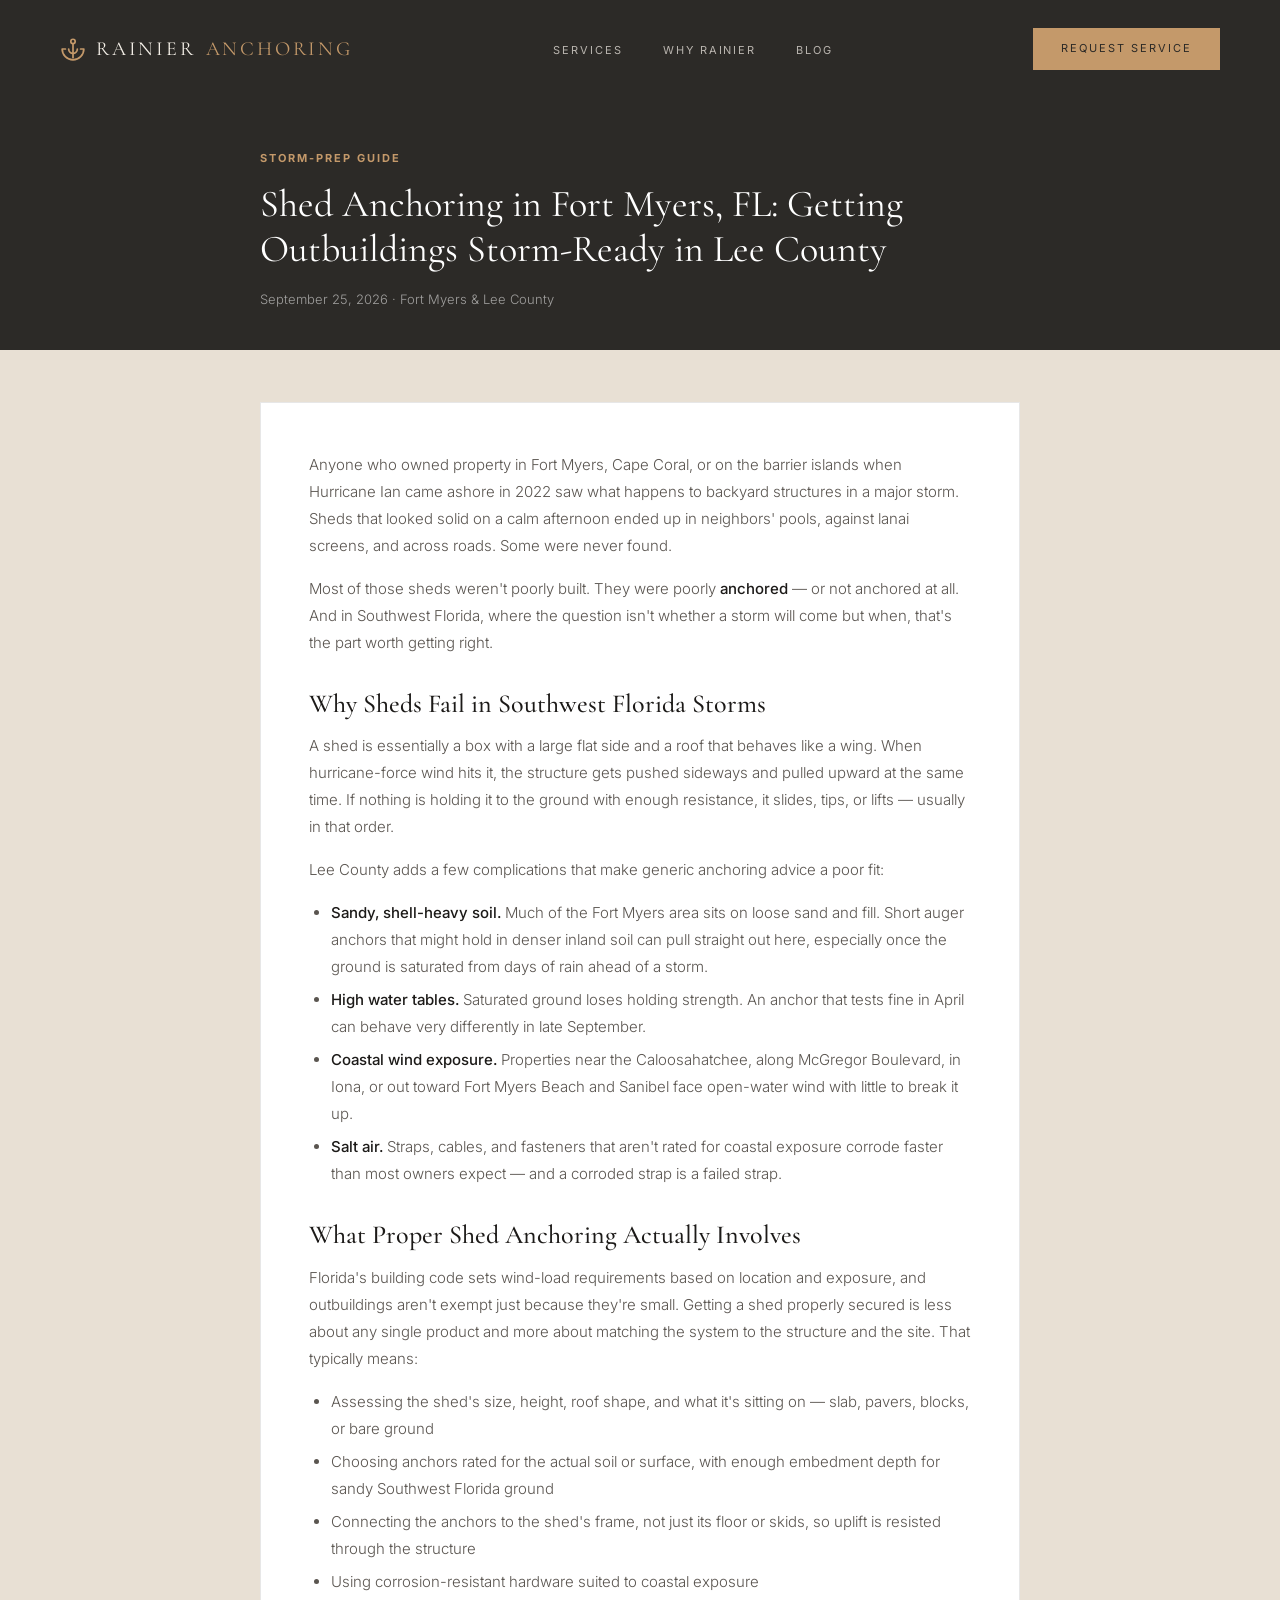
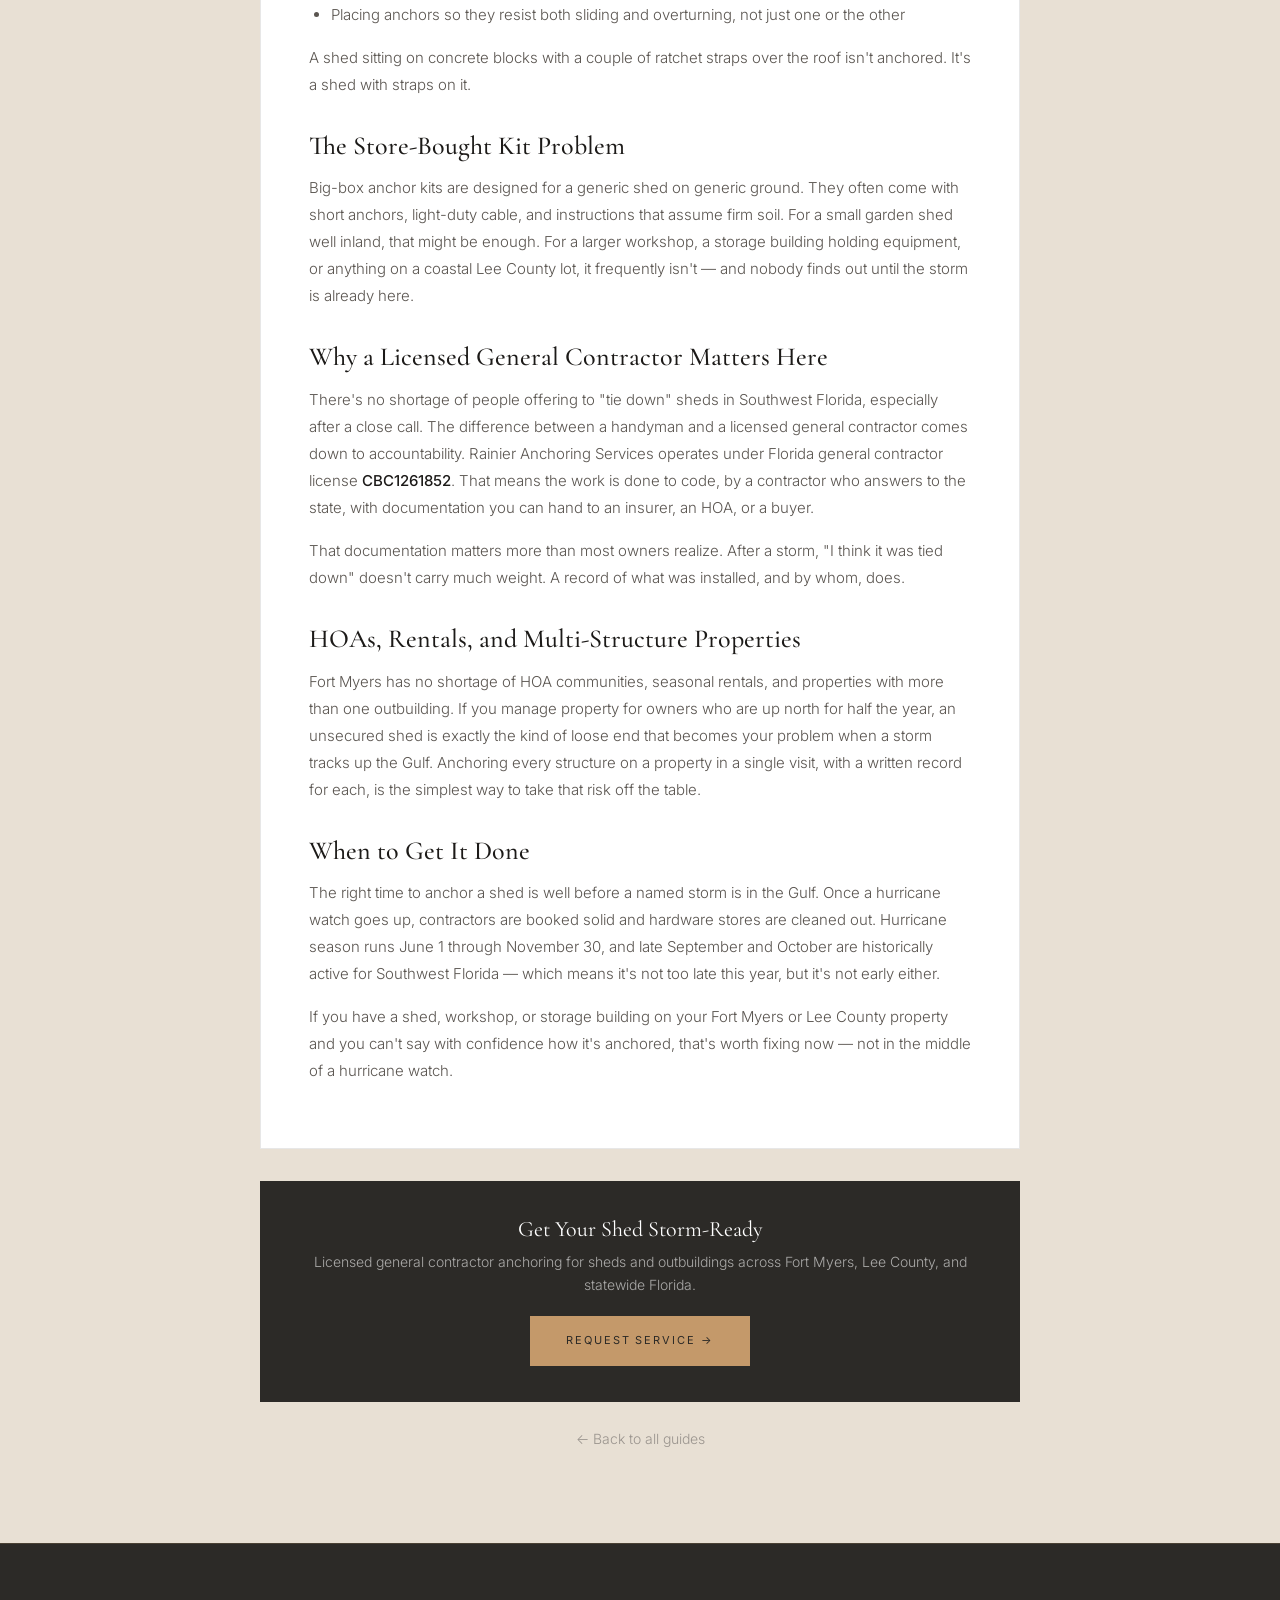
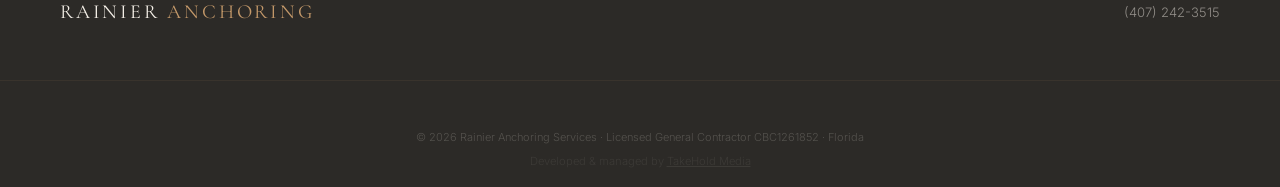
<file: blog/shed-anchoring-guide-fort-myers.html>
<!DOCTYPE html>
<html lang="en">
<head>
  <meta charset="UTF-8" />
  <meta name="viewport" content="width=device-width, initial-scale=1.0" />
  <title>Shed Anchoring in Fort Myers, FL: Getting Outbuildings Storm-Ready in Lee County | Rainier Anchoring Services</title>
  <meta name="description" content="Fort Myers and Lee County property owners: why sheds and outbuildings fail in hurricanes, what proper wind-load anchoring looks like on Southwest Florida soil, and why it's licensed contractor work." />
  <link rel="canonical" href="https://rainieranchoringservices.com/blog/shed-anchoring-guide-fort-myers.html" />
  <meta property="og:title" content="Shed Anchoring in Fort Myers, FL: Getting Outbuildings Storm-Ready in Lee County" />
  <meta property="og:description" content="Why sheds and outbuildings fail in Southwest Florida hurricanes, and what proper wind-load anchoring actually looks like." />
  <meta property="og:type" content="article" />
  <script type="application/ld+json">
  {
    "@context": "https://schema.org",
    "@type": "Article",
    "headline": "Shed Anchoring in Fort Myers, FL: Getting Outbuildings Storm-Ready in Lee County",
    "description": "Fort Myers and Lee County property owners: why sheds and outbuildings fail in hurricanes, what proper wind-load anchoring looks like on Southwest Florida soil, and why it's licensed contractor work.",
    "datePublished": "2026-09-25",
    "author": { "@type": "Organization", "name": "Rainier Anchoring Services" },
    "publisher": { "@type": "Organization", "name": "Rainier Anchoring Services" }
  }
  </script>
  <link rel="preconnect" href="https://fonts.googleapis.com" />
  <link rel="preconnect" href="https://fonts.gstatic.com" crossorigin />
  <link href="https://fonts.googleapis.com/css2?family=Cormorant+Garamond:ital,wght@0,300;0,400;0,600;1,300;1,400&family=Inter:wght@300;400;500&display=swap" rel="stylesheet" />
  <link rel="stylesheet" href="../css/style.css" />
  <style>
    .logo-mark { display: flex; align-items: center; justify-content: center; }
    .logo-mark svg { width: 26px; height: 26px; }
    .article-hero { padding: 150px 60px 40px; background: var(--dark); }
    .article-hero-inner { max-width: 760px; margin: 0 auto; }
    .article-hero .eyebrow { color: var(--gold); font-size:11px; font-weight:700; text-transform:uppercase; letter-spacing:2px; margin-bottom:14px; }
    .article-hero h1 { font-family:'Cormorant Garamond', serif; font-size:38px; font-weight:400; color:#fff; line-height:1.2; margin-bottom:16px; }
    .article-hero .meta { color: rgba(255,255,255,0.55); font-size: 13px; font-family: 'Inter', sans-serif; }
    .article-body-wrap { padding: 52px 60px; background: var(--bg); }
    .article-body { max-width: 760px; margin: 0 auto; background: var(--bg-card, #fff); border: 1px solid var(--rule); padding: 48px; }
    .article-body h2 { font-family:'Cormorant Garamond', serif; font-size: 26px; color: var(--ink); margin: 34px 0 14px; font-weight:500; }
    .article-body h3 { font-family:'Cormorant Garamond', serif; font-size: 20px; color: var(--ink); margin: 26px 0 12px; font-weight:500; }
    .article-body p { font-family: 'Inter', sans-serif; font-size: 15px; color: var(--ink-mid); line-height: 1.8; margin-bottom: 16px; font-weight: 300; }
    .article-body ul, .article-body ol { margin: 0 0 16px 22px; color: var(--ink-mid); font-family: 'Inter', sans-serif; font-size: 15px; line-height: 1.8; font-weight: 300; }
    .article-body li { margin-bottom: 6px; }
    .article-body a { color: var(--gold-dim); text-decoration: underline; }
    .article-body strong { color: var(--ink); font-weight: 500; }
    .article-cta { max-width: 760px; margin: 32px auto 0; background: var(--dark); padding: 36px 40px; text-align:center; }
    .article-cta h3 { font-family:'Cormorant Garamond', serif; color:#fff; font-size:22px; margin-bottom:10px; font-weight:400; }
    .article-cta p { color: rgba(255,255,255,0.6); font-size:14px; margin-bottom:20px; font-family: 'Inter', sans-serif; font-weight: 300; }
    .back-link-wrap { text-align:center; padding: 24px 0 40px; }
    .back-link a { color: var(--ink-dim); font-family: 'Inter', sans-serif; font-size: 14px; text-decoration:none; }
    .back-link a:hover { color: var(--gold-dim); }
    @media (max-width: 700px) {
      .article-hero { padding: 100px 20px 30px; }
      .article-hero h1 { font-size: 28px; }
      .article-body-wrap { padding: 20px; }
      .article-body { padding: 24px; }
    }
  </style>
</head>
<body>

<nav id="nav">
  <a href="/" class="nav-logo nav-logo--light" style="display:flex; align-items:center; gap:10px;">
    <span class="logo-mark">
      <svg viewBox="0 0 24 24" fill="none" stroke="currentColor" stroke-width="1.6" stroke-linecap="round" stroke-linejoin="round"><circle cx="12" cy="5" r="2"></circle><path d="M12 7v13"></path><path d="M5 12H2a10 10 0 0 0 20 0h-3"></path><path d="M8 12a4 4 0 0 0 8 0"></path></svg>
    </span>
    Rainier <span>Anchoring</span>
  </a>
  <ul class="nav-links nav-links--light">
    <li><a href="/#services">Services</a></li>
    <li><a href="/#why">Why Rainier</a></li>
    <li><a href="/blog/">Blog</a></li>
  </ul>
  <a href="/#quote" class="nav-cta">Request Service</a>
</nav>

<div class="article-hero">
  <div class="article-hero-inner">
    <div class="eyebrow">Storm-Prep Guide</div>
    <h1>Shed Anchoring in Fort Myers, FL: Getting Outbuildings Storm-Ready in Lee County</h1>
    <div class="meta">September 25, 2026 · Fort Myers &amp; Lee County</div>
  </div>
</div>

<div class="article-body-wrap">
  <article class="article-body" itemprop="articleBody">
    <p>Anyone who owned property in Fort Myers, Cape Coral, or on the barrier islands when Hurricane Ian came ashore in 2022 saw what happens to backyard structures in a major storm. Sheds that looked solid on a calm afternoon ended up in neighbors' pools, against lanai screens, and across roads. Some were never found.</p>

    <p>Most of those sheds weren't poorly built. They were poorly <strong>anchored</strong> — or not anchored at all. And in Southwest Florida, where the question isn't whether a storm will come but when, that's the part worth getting right.</p>

    <h2>Why Sheds Fail in Southwest Florida Storms</h2>
    <p>A shed is essentially a box with a large flat side and a roof that behaves like a wing. When hurricane-force wind hits it, the structure gets pushed sideways and pulled upward at the same time. If nothing is holding it to the ground with enough resistance, it slides, tips, or lifts — usually in that order.</p>

    <p>Lee County adds a few complications that make generic anchoring advice a poor fit:</p>
    <ul>
      <li><strong>Sandy, shell-heavy soil.</strong> Much of the Fort Myers area sits on loose sand and fill. Short auger anchors that might hold in denser inland soil can pull straight out here, especially once the ground is saturated from days of rain ahead of a storm.</li>
      <li><strong>High water tables.</strong> Saturated ground loses holding strength. An anchor that tests fine in April can behave very differently in late September.</li>
      <li><strong>Coastal wind exposure.</strong> Properties near the Caloosahatchee, along McGregor Boulevard, in Iona, or out toward Fort Myers Beach and Sanibel face open-water wind with little to break it up.</li>
      <li><strong>Salt air.</strong> Straps, cables, and fasteners that aren't rated for coastal exposure corrode faster than most owners expect — and a corroded strap is a failed strap.</li>
    </ul>

    <h2>What Proper Shed Anchoring Actually Involves</h2>
    <p>Florida's building code sets wind-load requirements based on location and exposure, and outbuildings aren't exempt just because they're small. Getting a shed properly secured is less about any single product and more about matching the system to the structure and the site. That typically means:</p>
    <ul>
      <li>Assessing the shed's size, height, roof shape, and what it's sitting on — slab, pavers, blocks, or bare ground</li>
      <li>Choosing anchors rated for the actual soil or surface, with enough embedment depth for sandy Southwest Florida ground</li>
      <li>Connecting the anchors to the shed's frame, not just its floor or skids, so uplift is resisted through the structure</li>
      <li>Using corrosion-resistant hardware suited to coastal exposure</li>
      <li>Placing anchors so they resist both sliding and overturning, not just one or the other</li>
    </ul>
    <p>A shed sitting on concrete blocks with a couple of ratchet straps over the roof isn't anchored. It's a shed with straps on it.</p>

    <h2>The Store-Bought Kit Problem</h2>
    <p>Big-box anchor kits are designed for a generic shed on generic ground. They often come with short anchors, light-duty cable, and instructions that assume firm soil. For a small garden shed well inland, that might be enough. For a larger workshop, a storage building holding equipment, or anything on a coastal Lee County lot, it frequently isn't — and nobody finds out until the storm is already here.</p>

    <h2>Why a Licensed General Contractor Matters Here</h2>
    <p>There's no shortage of people offering to "tie down" sheds in Southwest Florida, especially after a close call. The difference between a handyman and a licensed general contractor comes down to accountability. Rainier Anchoring Services operates under Florida general contractor license <strong>CBC1261852</strong>. That means the work is done to code, by a contractor who answers to the state, with documentation you can hand to an insurer, an HOA, or a buyer.</p>

    <p>That documentation matters more than most owners realize. After a storm, "I think it was tied down" doesn't carry much weight. A record of what was installed, and by whom, does.</p>

    <h2>HOAs, Rentals, and Multi-Structure Properties</h2>
    <p>Fort Myers has no shortage of HOA communities, seasonal rentals, and properties with more than one outbuilding. If you manage property for owners who are up north for half the year, an unsecured shed is exactly the kind of loose end that becomes your problem when a storm tracks up the Gulf. Anchoring every structure on a property in a single visit, with a written record for each, is the simplest way to take that risk off the table.</p>

    <h2>When to Get It Done</h2>
    <p>The right time to anchor a shed is well before a named storm is in the Gulf. Once a hurricane watch goes up, contractors are booked solid and hardware stores are cleaned out. Hurricane season runs June 1 through November 30, and late September and October are historically active for Southwest Florida — which means it's not too late this year, but it's not early either.</p>

    <p>If you have a shed, workshop, or storage building on your Fort Myers or Lee County property and you can't say with confidence how it's anchored, that's worth fixing now — not in the middle of a hurricane watch.</p>
  </article>

  <div class="article-cta">
    <h3>Get Your Shed Storm-Ready</h3>
    <p>Licensed general contractor anchoring for sheds and outbuildings across Fort Myers, Lee County, and statewide Florida.</p>
    <a href="/#quote" class="btn-gold">Request Service &rarr;</a>
  </div>

  <div class="back-link-wrap">
    <div class="back-link"><a href="/blog/">&larr; Back to all guides</a></div>
  </div>
</div>

<footer>
  <div class="footer-brand">Rainier <span>Anchoring</span></div>
  <div class="footer-contact">
    <a href="tel:4072423515">(407) 242-3515</a>
  </div>
</footer>
<div style="background:var(--dark); padding:16px 60px; border-top:1px solid rgba(196,153,106,0.08);">
  <p class="footer-copy">© 2026 Rainier Anchoring Services · Licensed General Contractor CBC1261852 · Florida</p>
  <p class="footer-copy" style="margin-top:6px; opacity:0.4; font-size:0.7rem;">Developed &amp; managed by <a href="https://takeholdmedia.com" target="_blank" style="color:inherit;">TakeHold Media</a></p>
</div>

</body>
</html>
</file>
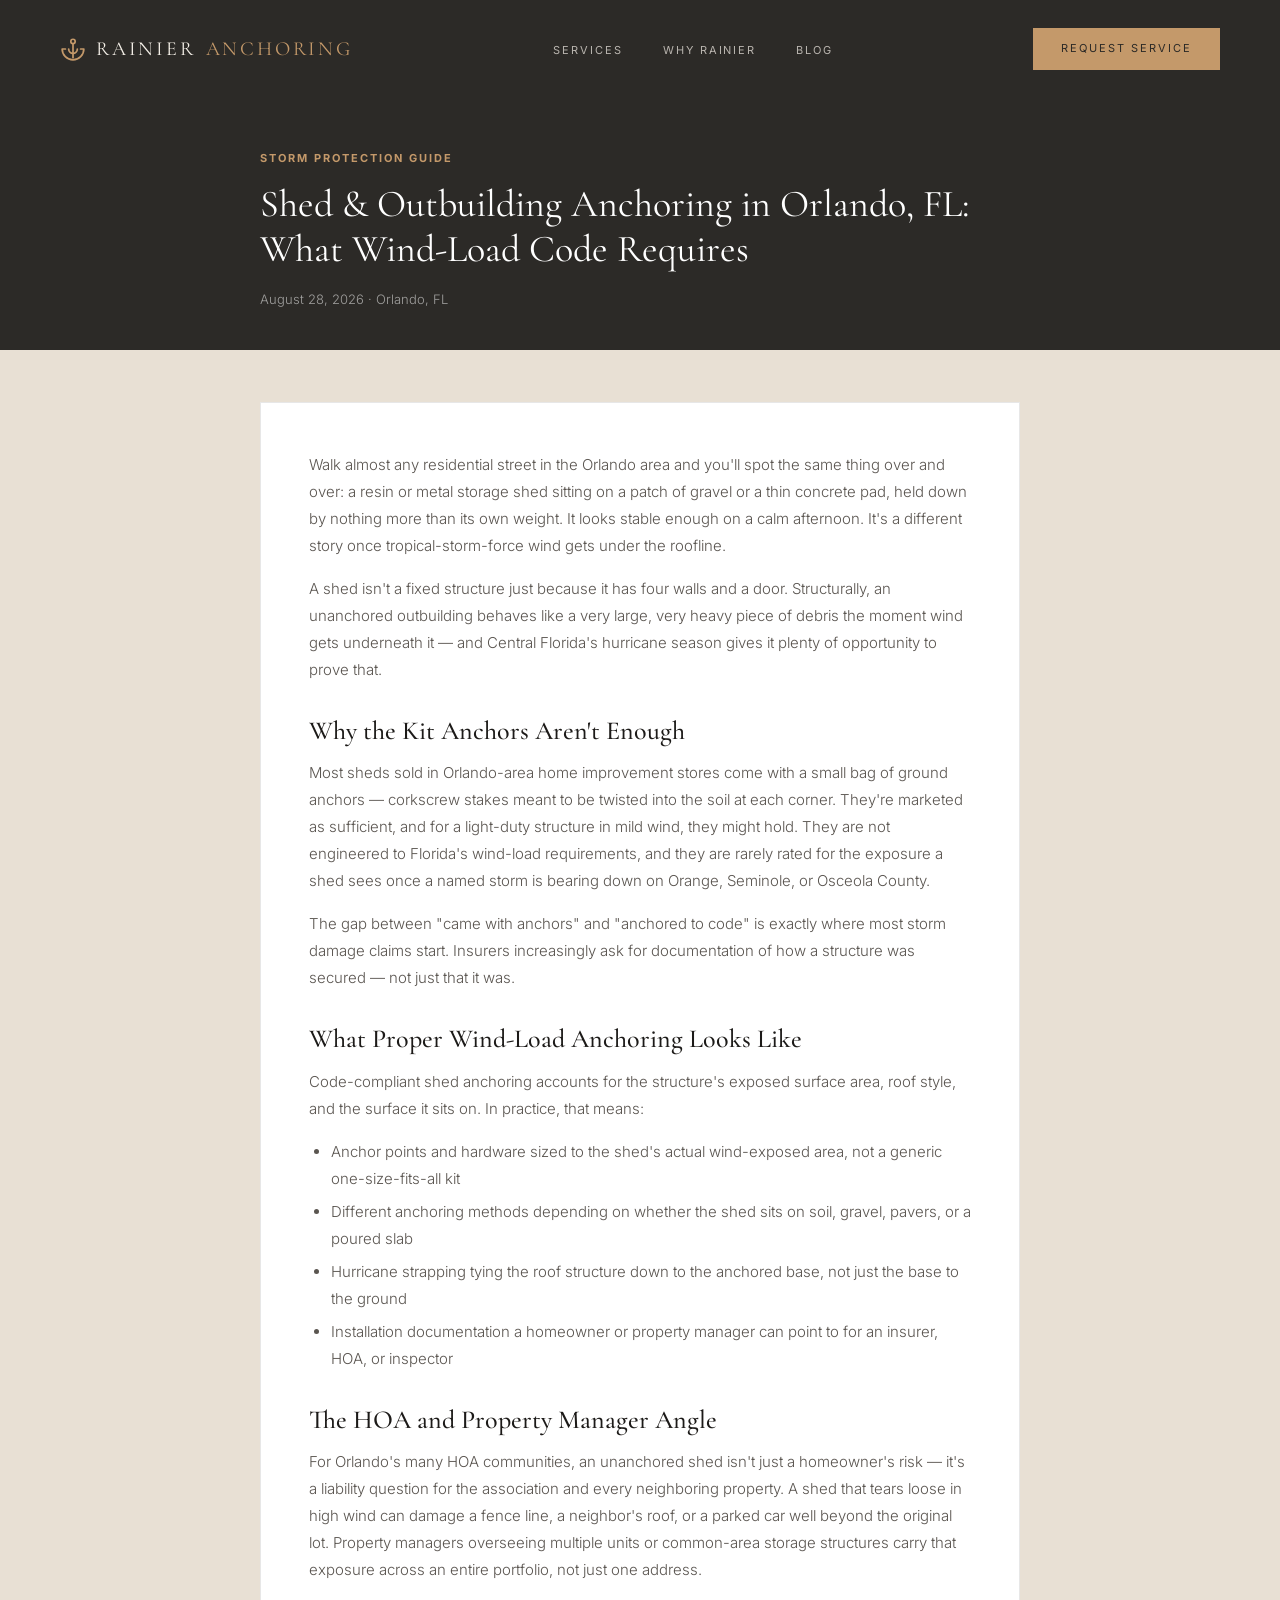
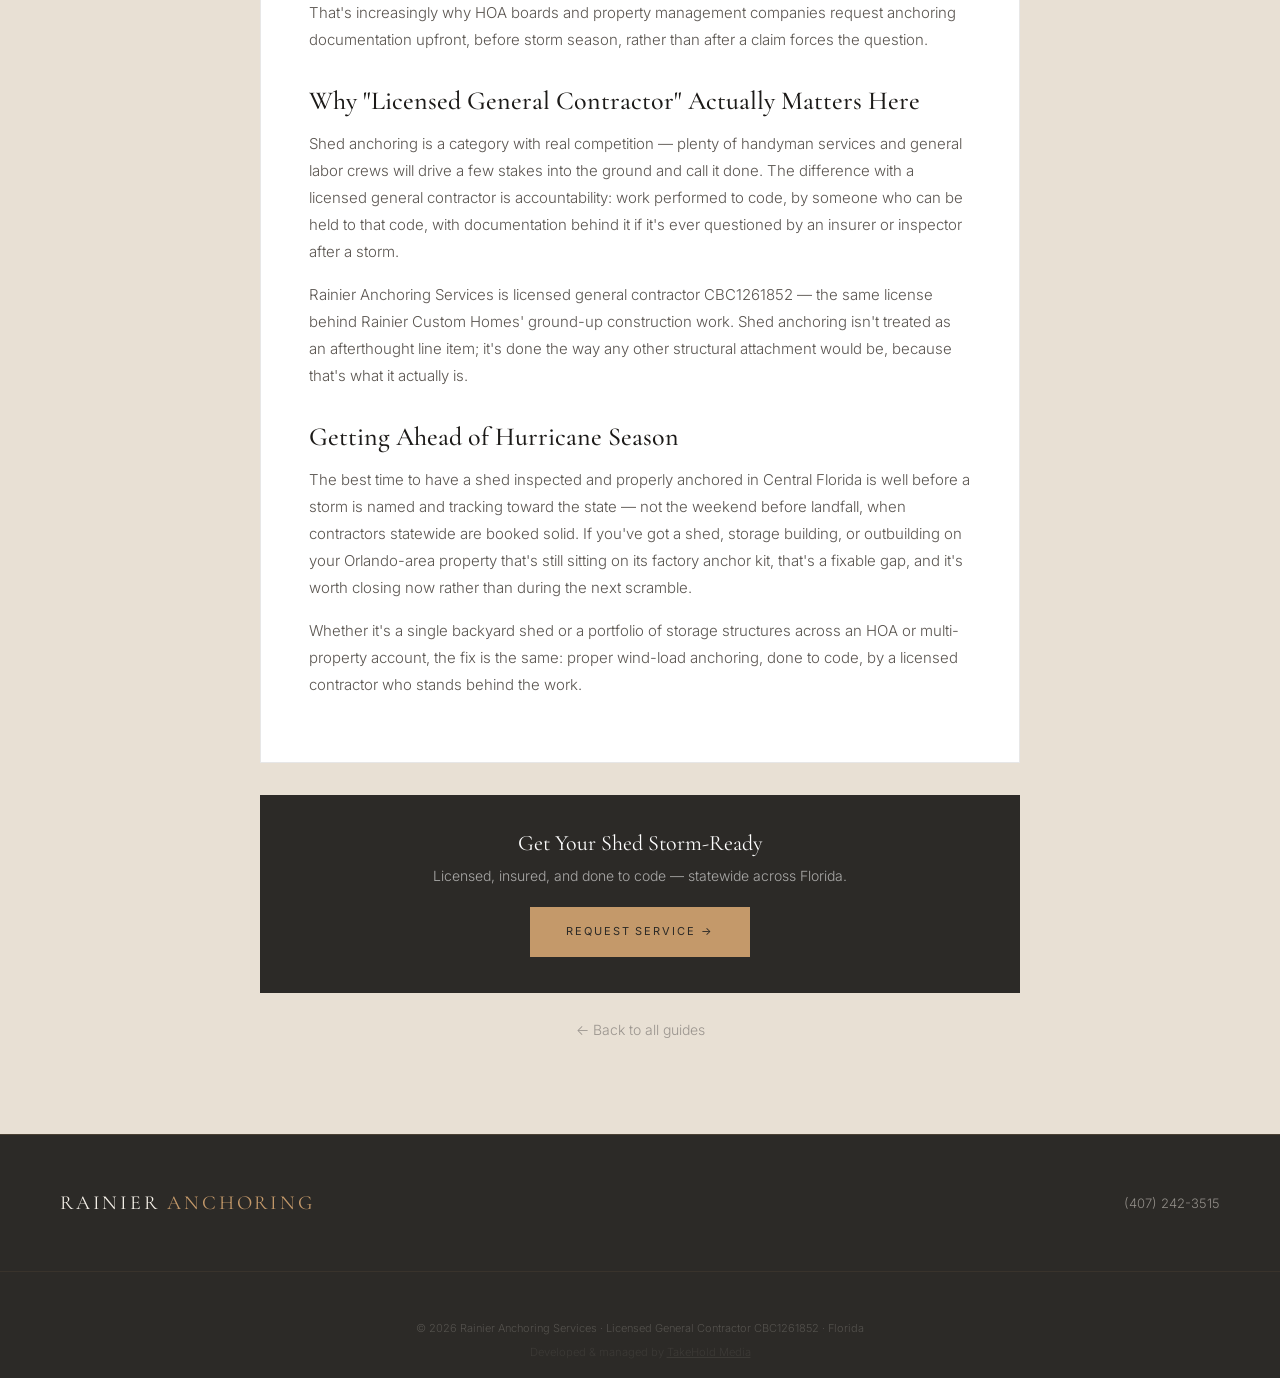
<file: blog/shed-anchoring-guide-orlando.html>
<!DOCTYPE html>
<html lang="en">
<head>
  <meta charset="UTF-8" />
  <meta name="viewport" content="width=device-width, initial-scale=1.0" />
  <title>Shed & Outbuilding Anchoring in Orlando, FL: What Wind-Load Code Requires | Rainier Anchoring Services</title>
  <meta name="description" content="Orlando homeowners and property managers: what Florida's wind-load code actually requires for shed and outbuilding anchoring, and why store-bought kits usually fall short." />
  <link rel="canonical" href="https://rainieranchoringservices.com/blog/shed-anchoring-guide-orlando.html" />
  <meta property="og:title" content="Shed & Outbuilding Anchoring in Orlando, FL: What Wind-Load Code Requires" />
  <meta property="og:description" content="What Florida's wind-load code actually requires for shed and outbuilding anchoring in Orlando, and why store-bought kits usually fall short." />
  <meta property="og:type" content="article" />
  <script type="application/ld+json">
  {
    "@context": "https://schema.org",
    "@type": "Article",
    "headline": "Shed & Outbuilding Anchoring in Orlando, FL: What Wind-Load Code Requires",
    "description": "Orlando homeowners and property managers: what Florida's wind-load code actually requires for shed and outbuilding anchoring, and why store-bought kits usually fall short.",
    "datePublished": "2026-08-28",
    "author": { "@type": "Organization", "name": "Rainier Anchoring Services" },
    "publisher": { "@type": "Organization", "name": "Rainier Anchoring Services" }
  }
  </script>
  <link rel="preconnect" href="https://fonts.googleapis.com" />
  <link rel="preconnect" href="https://fonts.gstatic.com" crossorigin />
  <link href="https://fonts.googleapis.com/css2?family=Cormorant+Garamond:ital,wght@0,300;0,400;0,600;1,300;1,400&family=Inter:wght@300;400;500&display=swap" rel="stylesheet" />
  <link rel="stylesheet" href="../css/style.css" />
  <style>
    .logo-mark { display: flex; align-items: center; justify-content: center; }
    .logo-mark svg { width: 26px; height: 26px; }
    .article-hero { padding: 150px 60px 40px; background: var(--dark); }
    .article-hero-inner { max-width: 760px; margin: 0 auto; }
    .article-hero .eyebrow { color: var(--gold); font-size:11px; font-weight:700; text-transform:uppercase; letter-spacing:2px; margin-bottom:14px; }
    .article-hero h1 { font-family:'Cormorant Garamond', serif; font-size:38px; font-weight:400; color:#fff; line-height:1.2; margin-bottom:16px; }
    .article-hero .meta { color: rgba(255,255,255,0.55); font-size: 13px; font-family: 'Inter', sans-serif; }
    .article-body-wrap { padding: 52px 60px; background: var(--bg); }
    .article-body { max-width: 760px; margin: 0 auto; background: var(--bg-card, #fff); border: 1px solid var(--rule); padding: 48px; }
    .article-body h2 { font-family:'Cormorant Garamond', serif; font-size: 26px; color: var(--ink); margin: 34px 0 14px; font-weight:500; }
    .article-body h3 { font-family:'Cormorant Garamond', serif; font-size: 20px; color: var(--ink); margin: 26px 0 12px; font-weight:500; }
    .article-body p { font-family: 'Inter', sans-serif; font-size: 15px; color: var(--ink-mid); line-height: 1.8; margin-bottom: 16px; font-weight: 300; }
    .article-body ul, .article-body ol { margin: 0 0 16px 22px; color: var(--ink-mid); font-family: 'Inter', sans-serif; font-size: 15px; line-height: 1.8; font-weight: 300; }
    .article-body li { margin-bottom: 6px; }
    .article-body a { color: var(--gold-dim); text-decoration: underline; }
    .article-body strong { color: var(--ink); font-weight: 500; }
    .article-cta { max-width: 760px; margin: 32px auto 0; background: var(--dark); padding: 36px 40px; text-align:center; }
    .article-cta h3 { font-family:'Cormorant Garamond', serif; color:#fff; font-size:22px; margin-bottom:10px; font-weight:400; }
    .article-cta p { color: rgba(255,255,255,0.6); font-size:14px; margin-bottom:20px; font-family: 'Inter', sans-serif; font-weight: 300; }
    .back-link-wrap { text-align:center; padding: 24px 0 40px; }
    .back-link a { color: var(--ink-dim); font-family: 'Inter', sans-serif; font-size: 14px; text-decoration:none; }
    .back-link a:hover { color: var(--gold-dim); }
    @media (max-width: 700px) {
      .article-hero { padding: 100px 20px 30px; }
      .article-hero h1 { font-size: 28px; }
      .article-body-wrap { padding: 20px; }
      .article-body { padding: 24px; }
    }
  </style>
</head>
<body>

<nav id="nav">
  <a href="/" class="nav-logo nav-logo--light" style="display:flex; align-items:center; gap:10px;">
    <span class="logo-mark">
      <svg viewBox="0 0 24 24" fill="none" stroke="currentColor" stroke-width="1.6" stroke-linecap="round" stroke-linejoin="round"><circle cx="12" cy="5" r="2"></circle><path d="M12 7v13"></path><path d="M5 12H2a10 10 0 0 0 20 0h-3"></path><path d="M8 12a4 4 0 0 0 8 0"></path></svg>
    </span>
    Rainier <span>Anchoring</span>
  </a>
  <ul class="nav-links nav-links--light">
    <li><a href="/#services">Services</a></li>
    <li><a href="/#why">Why Rainier</a></li>
    <li><a href="/blog/">Blog</a></li>
  </ul>
  <a href="/#quote" class="nav-cta">Request Service</a>
</nav>

<div class="article-hero">
  <div class="article-hero-inner">
    <div class="eyebrow">Storm Protection Guide</div>
    <h1>Shed & Outbuilding Anchoring in Orlando, FL: What Wind-Load Code Requires</h1>
    <div class="meta">August 28, 2026 · Orlando, FL</div>
  </div>
</div>

<div class="article-body-wrap">
  <article class="article-body" itemprop="articleBody">
    <p>Walk almost any residential street in the Orlando area and you'll spot the same thing over and over: a resin or metal storage shed sitting on a patch of gravel or a thin concrete pad, held down by nothing more than its own weight. It looks stable enough on a calm afternoon. It's a different story once tropical-storm-force wind gets under the roofline.</p>

    <p>A shed isn't a fixed structure just because it has four walls and a door. Structurally, an unanchored outbuilding behaves like a very large, very heavy piece of debris the moment wind gets underneath it — and Central Florida's hurricane season gives it plenty of opportunity to prove that.</p>

    <h2>Why the Kit Anchors Aren't Enough</h2>
    <p>Most sheds sold in Orlando-area home improvement stores come with a small bag of ground anchors — corkscrew stakes meant to be twisted into the soil at each corner. They're marketed as sufficient, and for a light-duty structure in mild wind, they might hold. They are not engineered to Florida's wind-load requirements, and they are rarely rated for the exposure a shed sees once a named storm is bearing down on Orange, Seminole, or Osceola County.</p>

    <p>The gap between "came with anchors" and "anchored to code" is exactly where most storm damage claims start. Insurers increasingly ask for documentation of how a structure was secured — not just that it was.</p>

    <h2>What Proper Wind-Load Anchoring Looks Like</h2>
    <p>Code-compliant shed anchoring accounts for the structure's exposed surface area, roof style, and the surface it sits on. In practice, that means:</p>
    <ul>
      <li>Anchor points and hardware sized to the shed's actual wind-exposed area, not a generic one-size-fits-all kit</li>
      <li>Different anchoring methods depending on whether the shed sits on soil, gravel, pavers, or a poured slab</li>
      <li>Hurricane strapping tying the roof structure down to the anchored base, not just the base to the ground</li>
      <li>Installation documentation a homeowner or property manager can point to for an insurer, HOA, or inspector</li>
    </ul>

    <h2>The HOA and Property Manager Angle</h2>
    <p>For Orlando's many HOA communities, an unanchored shed isn't just a homeowner's risk — it's a liability question for the association and every neighboring property. A shed that tears loose in high wind can damage a fence line, a neighbor's roof, or a parked car well beyond the original lot. Property managers overseeing multiple units or common-area storage structures carry that exposure across an entire portfolio, not just one address.</p>

    <p>That's increasingly why HOA boards and property management companies request anchoring documentation upfront, before storm season, rather than after a claim forces the question.</p>

    <h2>Why "Licensed General Contractor" Actually Matters Here</h2>
    <p>Shed anchoring is a category with real competition — plenty of handyman services and general labor crews will drive a few stakes into the ground and call it done. The difference with a licensed general contractor is accountability: work performed to code, by someone who can be held to that code, with documentation behind it if it's ever questioned by an insurer or inspector after a storm.</p>

    <p>Rainier Anchoring Services is licensed general contractor CBC1261852 — the same license behind Rainier Custom Homes' ground-up construction work. Shed anchoring isn't treated as an afterthought line item; it's done the way any other structural attachment would be, because that's what it actually is.</p>

    <h2>Getting Ahead of Hurricane Season</h2>
    <p>The best time to have a shed inspected and properly anchored in Central Florida is well before a storm is named and tracking toward the state — not the weekend before landfall, when contractors statewide are booked solid. If you've got a shed, storage building, or outbuilding on your Orlando-area property that's still sitting on its factory anchor kit, that's a fixable gap, and it's worth closing now rather than during the next scramble.</p>

    <p>Whether it's a single backyard shed or a portfolio of storage structures across an HOA or multi-property account, the fix is the same: proper wind-load anchoring, done to code, by a licensed contractor who stands behind the work.</p>
  </article>

  <div class="article-cta">
    <h3>Get Your Shed Storm-Ready</h3>
    <p>Licensed, insured, and done to code — statewide across Florida.</p>
    <a href="/#quote" class="btn-gold">Request Service &rarr;</a>
  </div>

  <div class="back-link-wrap">
    <div class="back-link"><a href="/blog/">&larr; Back to all guides</a></div>
  </div>
</div>

<footer>
  <div class="footer-brand">Rainier <span>Anchoring</span></div>
  <div class="footer-contact">
    <a href="tel:4072423515">(407) 242-3515</a>
  </div>
</footer>
<div style="background:var(--dark); padding:16px 60px; border-top:1px solid rgba(196,153,106,0.08);">
  <p class="footer-copy">© 2026 Rainier Anchoring Services · Licensed General Contractor CBC1261852 · Florida</p>
  <p class="footer-copy" style="margin-top:6px; opacity:0.4; font-size:0.7rem;">Developed &amp; managed by <a href="https://takeholdmedia.com" target="_blank" style="color:inherit;">TakeHold Media</a></p>
</div>

</body>
</html>
</file>
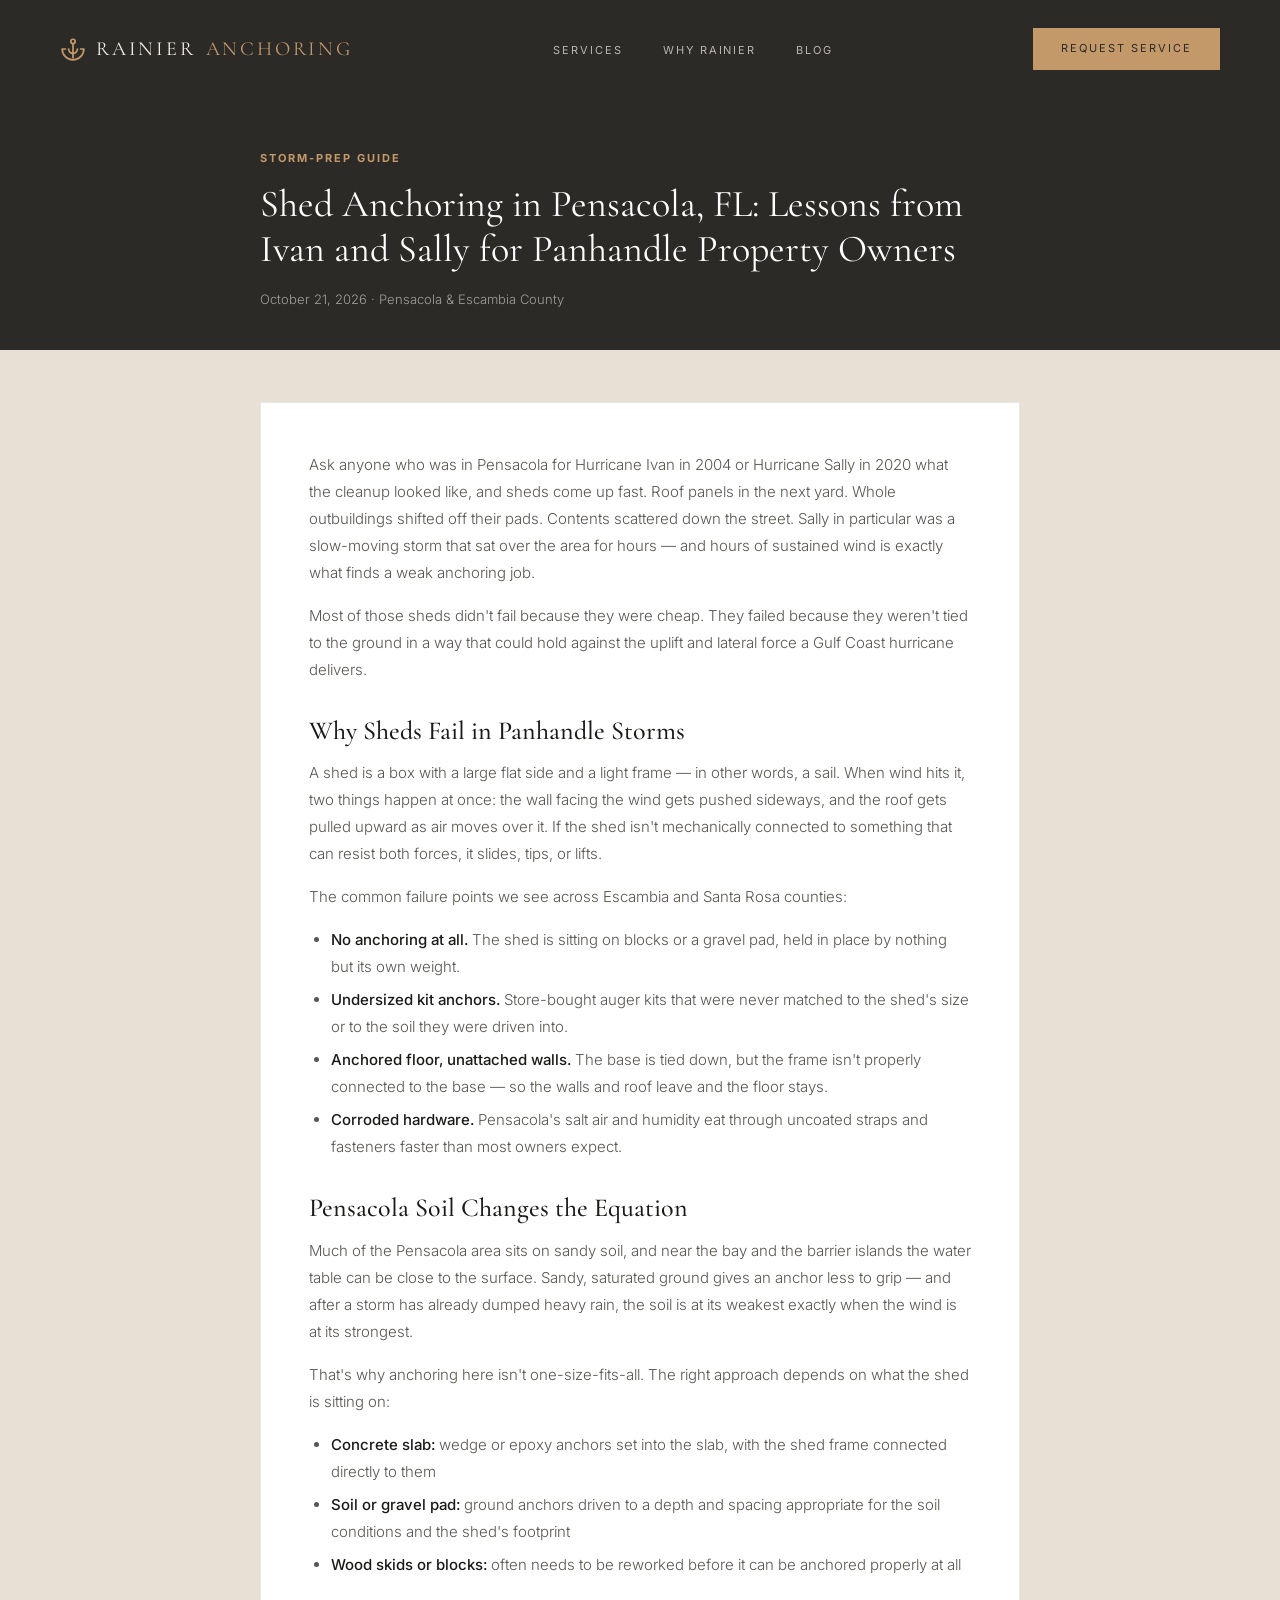
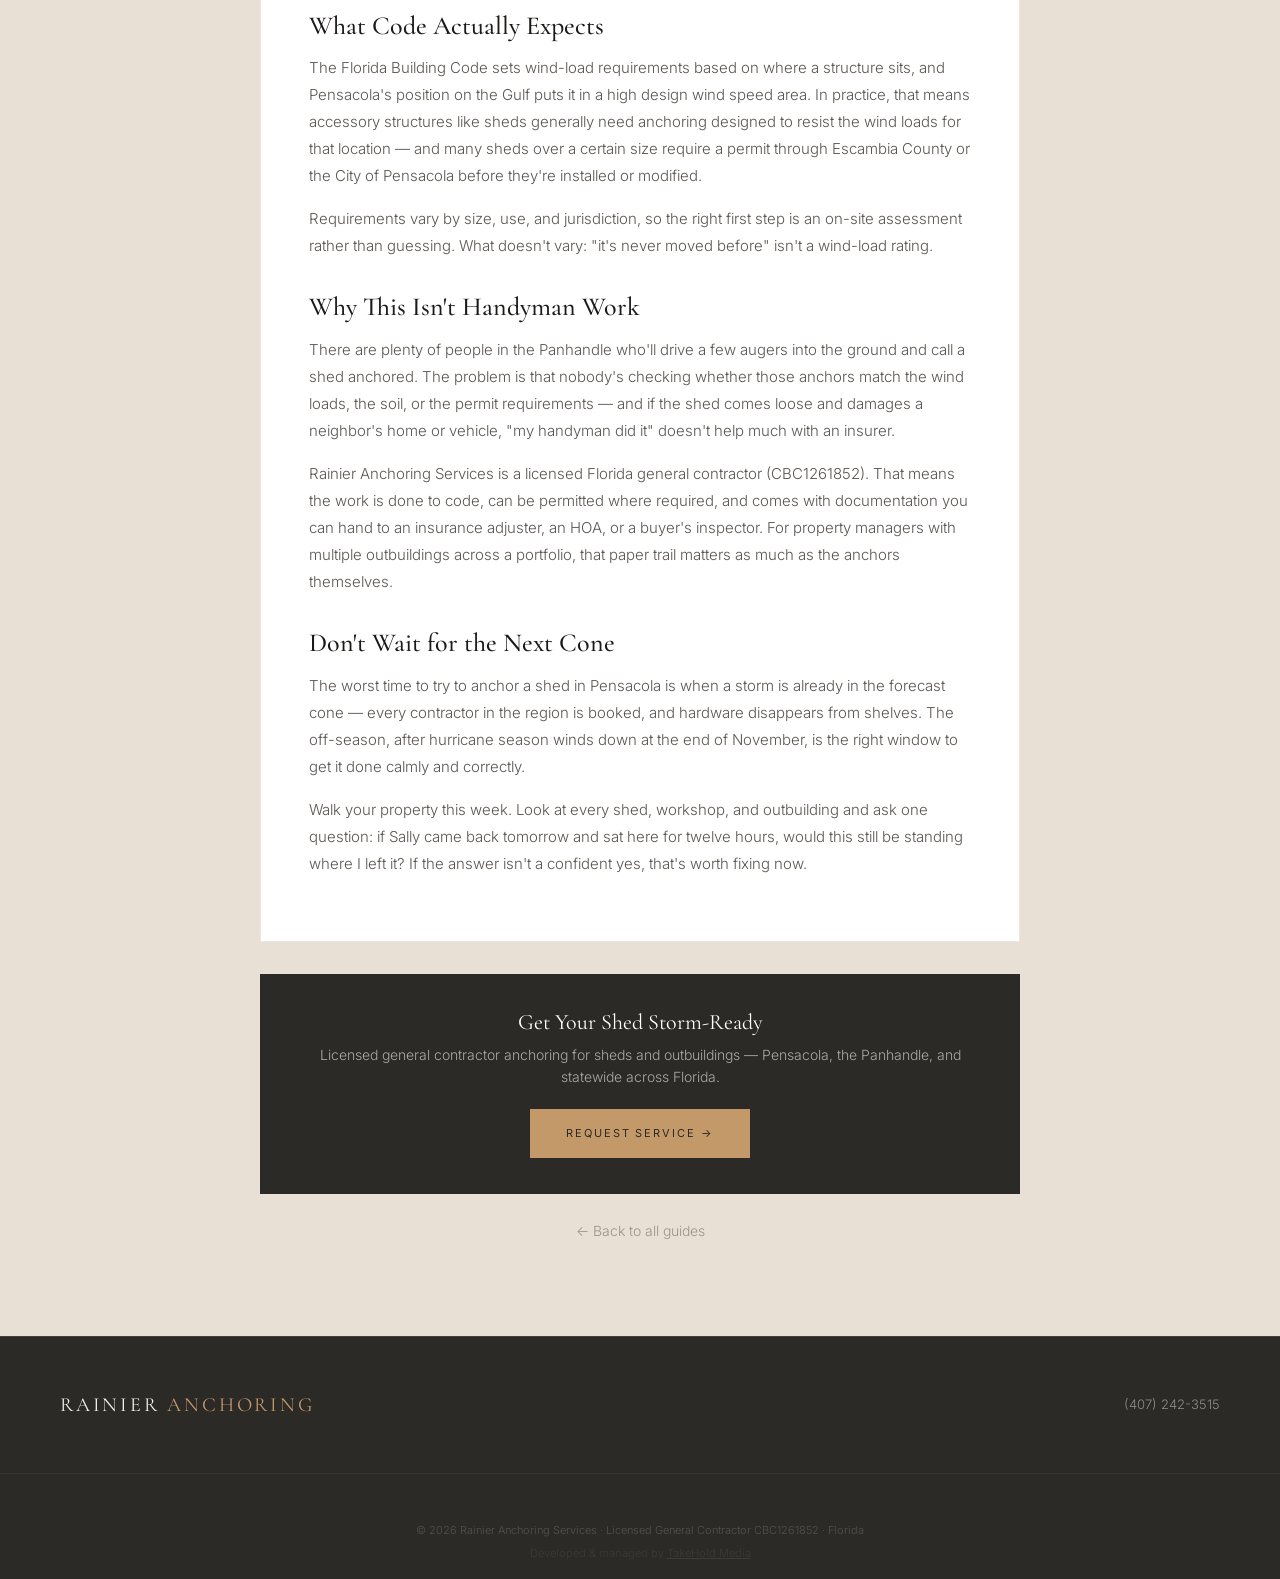
<file: blog/shed-anchoring-guide-pensacola.html>
<!DOCTYPE html>
<html lang="en">
<head>
  <meta charset="UTF-8" />
  <meta name="viewport" content="width=device-width, initial-scale=1.0" />
  <title>Shed Anchoring in Pensacola, FL: Lessons from Ivan and Sally for Panhandle Property Owners | Rainier Anchoring Services</title>
  <meta name="description" content="Pensacola and Escambia County property owners: what Hurricanes Ivan and Sally taught about sheds and outbuildings, what proper wind-load anchoring looks like on Panhandle soil, and why it's licensed contractor work." />
  <link rel="canonical" href="https://rainieranchoringservices.com/blog/shed-anchoring-guide-pensacola.html" />
  <meta property="og:title" content="Shed Anchoring in Pensacola, FL: Lessons from Ivan and Sally for Panhandle Property Owners" />
  <meta property="og:description" content="What Hurricanes Ivan and Sally taught Pensacola about sheds and outbuildings — and how to get yours anchored to code before the next one." />
  <meta property="og:type" content="article" />
  <script type="application/ld+json">
  {
    "@context": "https://schema.org",
    "@type": "Article",
    "headline": "Shed Anchoring in Pensacola, FL: Lessons from Ivan and Sally for Panhandle Property Owners",
    "description": "Pensacola and Escambia County property owners: what Hurricanes Ivan and Sally taught about sheds and outbuildings, what proper wind-load anchoring looks like on Panhandle soil, and why it's licensed contractor work.",
    "datePublished": "2026-10-21",
    "author": { "@type": "Organization", "name": "Rainier Anchoring Services" },
    "publisher": { "@type": "Organization", "name": "Rainier Anchoring Services" }
  }
  </script>
  <link rel="preconnect" href="https://fonts.googleapis.com" />
  <link rel="preconnect" href="https://fonts.gstatic.com" crossorigin />
  <link href="https://fonts.googleapis.com/css2?family=Cormorant+Garamond:ital,wght@0,300;0,400;0,600;1,300;1,400&family=Inter:wght@300;400;500&display=swap" rel="stylesheet" />
  <link rel="stylesheet" href="../css/style.css" />
  <style>
    .logo-mark { display: flex; align-items: center; justify-content: center; }
    .logo-mark svg { width: 26px; height: 26px; }
    .article-hero { padding: 150px 60px 40px; background: var(--dark); }
    .article-hero-inner { max-width: 760px; margin: 0 auto; }
    .article-hero .eyebrow { color: var(--gold); font-size:11px; font-weight:700; text-transform:uppercase; letter-spacing:2px; margin-bottom:14px; }
    .article-hero h1 { font-family:'Cormorant Garamond', serif; font-size:38px; font-weight:400; color:#fff; line-height:1.2; margin-bottom:16px; }
    .article-hero .meta { color: rgba(255,255,255,0.55); font-size: 13px; font-family: 'Inter', sans-serif; }
    .article-body-wrap { padding: 52px 60px; background: var(--bg); }
    .article-body { max-width: 760px; margin: 0 auto; background: var(--bg-card, #fff); border: 1px solid var(--rule); padding: 48px; }
    .article-body h2 { font-family:'Cormorant Garamond', serif; font-size: 26px; color: var(--ink); margin: 34px 0 14px; font-weight:500; }
    .article-body h3 { font-family:'Cormorant Garamond', serif; font-size: 20px; color: var(--ink); margin: 26px 0 12px; font-weight:500; }
    .article-body p { font-family: 'Inter', sans-serif; font-size: 15px; color: var(--ink-mid); line-height: 1.8; margin-bottom: 16px; font-weight: 300; }
    .article-body ul, .article-body ol { margin: 0 0 16px 22px; color: var(--ink-mid); font-family: 'Inter', sans-serif; font-size: 15px; line-height: 1.8; font-weight: 300; }
    .article-body li { margin-bottom: 6px; }
    .article-body a { color: var(--gold-dim); text-decoration: underline; }
    .article-body strong { color: var(--ink); font-weight: 500; }
    .article-cta { max-width: 760px; margin: 32px auto 0; background: var(--dark); padding: 36px 40px; text-align:center; }
    .article-cta h3 { font-family:'Cormorant Garamond', serif; color:#fff; font-size:22px; margin-bottom:10px; font-weight:400; }
    .article-cta p { color: rgba(255,255,255,0.6); font-size:14px; margin-bottom:20px; font-family: 'Inter', sans-serif; font-weight: 300; }
    .back-link-wrap { text-align:center; padding: 24px 0 40px; }
    .back-link a { color: var(--ink-dim); font-family: 'Inter', sans-serif; font-size: 14px; text-decoration:none; }
    .back-link a:hover { color: var(--gold-dim); }
    @media (max-width: 700px) {
      .article-hero { padding: 100px 20px 30px; }
      .article-hero h1 { font-size: 28px; }
      .article-body-wrap { padding: 20px; }
      .article-body { padding: 24px; }
    }
  </style>
</head>
<body>

<nav id="nav">
  <a href="/" class="nav-logo nav-logo--light" style="display:flex; align-items:center; gap:10px;">
    <span class="logo-mark">
      <svg viewBox="0 0 24 24" fill="none" stroke="currentColor" stroke-width="1.6" stroke-linecap="round" stroke-linejoin="round"><circle cx="12" cy="5" r="2"></circle><path d="M12 7v13"></path><path d="M5 12H2a10 10 0 0 0 20 0h-3"></path><path d="M8 12a4 4 0 0 0 8 0"></path></svg>
    </span>
    Rainier <span>Anchoring</span>
  </a>
  <ul class="nav-links nav-links--light">
    <li><a href="/#services">Services</a></li>
    <li><a href="/#why">Why Rainier</a></li>
    <li><a href="/blog/">Blog</a></li>
  </ul>
  <a href="/#quote" class="nav-cta">Request Service</a>
</nav>

<div class="article-hero">
  <div class="article-hero-inner">
    <div class="eyebrow">Storm-Prep Guide</div>
    <h1>Shed Anchoring in Pensacola, FL: Lessons from Ivan and Sally for Panhandle Property Owners</h1>
    <div class="meta">October 21, 2026 · Pensacola &amp; Escambia County</div>
  </div>
</div>

<div class="article-body-wrap">
  <article class="article-body" itemprop="articleBody">
    <p>Ask anyone who was in Pensacola for Hurricane Ivan in 2004 or Hurricane Sally in 2020 what the cleanup looked like, and sheds come up fast. Roof panels in the next yard. Whole outbuildings shifted off their pads. Contents scattered down the street. Sally in particular was a slow-moving storm that sat over the area for hours — and hours of sustained wind is exactly what finds a weak anchoring job.</p>

    <p>Most of those sheds didn't fail because they were cheap. They failed because they weren't tied to the ground in a way that could hold against the uplift and lateral force a Gulf Coast hurricane delivers.</p>

    <h2>Why Sheds Fail in Panhandle Storms</h2>
    <p>A shed is a box with a large flat side and a light frame — in other words, a sail. When wind hits it, two things happen at once: the wall facing the wind gets pushed sideways, and the roof gets pulled upward as air moves over it. If the shed isn't mechanically connected to something that can resist both forces, it slides, tips, or lifts.</p>

    <p>The common failure points we see across Escambia and Santa Rosa counties:</p>
    <ul>
      <li><strong>No anchoring at all.</strong> The shed is sitting on blocks or a gravel pad, held in place by nothing but its own weight.</li>
      <li><strong>Undersized kit anchors.</strong> Store-bought auger kits that were never matched to the shed's size or to the soil they were driven into.</li>
      <li><strong>Anchored floor, unattached walls.</strong> The base is tied down, but the frame isn't properly connected to the base — so the walls and roof leave and the floor stays.</li>
      <li><strong>Corroded hardware.</strong> Pensacola's salt air and humidity eat through uncoated straps and fasteners faster than most owners expect.</li>
    </ul>

    <h2>Pensacola Soil Changes the Equation</h2>
    <p>Much of the Pensacola area sits on sandy soil, and near the bay and the barrier islands the water table can be close to the surface. Sandy, saturated ground gives an anchor less to grip — and after a storm has already dumped heavy rain, the soil is at its weakest exactly when the wind is at its strongest.</p>

    <p>That's why anchoring here isn't one-size-fits-all. The right approach depends on what the shed is sitting on:</p>
    <ul>
      <li><strong>Concrete slab:</strong> wedge or epoxy anchors set into the slab, with the shed frame connected directly to them</li>
      <li><strong>Soil or gravel pad:</strong> ground anchors driven to a depth and spacing appropriate for the soil conditions and the shed's footprint</li>
      <li><strong>Wood skids or blocks:</strong> often needs to be reworked before it can be anchored properly at all</li>
    </ul>

    <h2>What Code Actually Expects</h2>
    <p>The Florida Building Code sets wind-load requirements based on where a structure sits, and Pensacola's position on the Gulf puts it in a high design wind speed area. In practice, that means accessory structures like sheds generally need anchoring designed to resist the wind loads for that location — and many sheds over a certain size require a permit through Escambia County or the City of Pensacola before they're installed or modified.</p>

    <p>Requirements vary by size, use, and jurisdiction, so the right first step is an on-site assessment rather than guessing. What doesn't vary: "it's never moved before" isn't a wind-load rating.</p>

    <h2>Why This Isn't Handyman Work</h2>
    <p>There are plenty of people in the Panhandle who'll drive a few augers into the ground and call a shed anchored. The problem is that nobody's checking whether those anchors match the wind loads, the soil, or the permit requirements — and if the shed comes loose and damages a neighbor's home or vehicle, "my handyman did it" doesn't help much with an insurer.</p>

    <p>Rainier Anchoring Services is a licensed Florida general contractor (CBC1261852). That means the work is done to code, can be permitted where required, and comes with documentation you can hand to an insurance adjuster, an HOA, or a buyer's inspector. For property managers with multiple outbuildings across a portfolio, that paper trail matters as much as the anchors themselves.</p>

    <h2>Don't Wait for the Next Cone</h2>
    <p>The worst time to try to anchor a shed in Pensacola is when a storm is already in the forecast cone — every contractor in the region is booked, and hardware disappears from shelves. The off-season, after hurricane season winds down at the end of November, is the right window to get it done calmly and correctly.</p>

    <p>Walk your property this week. Look at every shed, workshop, and outbuilding and ask one question: if Sally came back tomorrow and sat here for twelve hours, would this still be standing where I left it? If the answer isn't a confident yes, that's worth fixing now.</p>
  </article>

  <div class="article-cta">
    <h3>Get Your Shed Storm-Ready</h3>
    <p>Licensed general contractor anchoring for sheds and outbuildings — Pensacola, the Panhandle, and statewide across Florida.</p>
    <a href="/#quote" class="btn-gold">Request Service &rarr;</a>
  </div>

  <div class="back-link-wrap">
    <div class="back-link"><a href="/blog/">&larr; Back to all guides</a></div>
  </div>
</div>

<footer>
  <div class="footer-brand">Rainier <span>Anchoring</span></div>
  <div class="footer-contact">
    <a href="tel:4072423515">(407) 242-3515</a>
  </div>
</footer>
<div style="background:var(--dark); padding:16px 60px; border-top:1px solid rgba(196,153,106,0.08);">
  <p class="footer-copy">© 2026 Rainier Anchoring Services · Licensed General Contractor CBC1261852 · Florida</p>
  <p class="footer-copy" style="margin-top:6px; opacity:0.4; font-size:0.7rem;">Developed &amp; managed by <a href="https://takeholdmedia.com" target="_blank" style="color:inherit;">TakeHold Media</a></p>
</div>

</body>
</html>
</file>
<file: css/style.css>
/* ============================================================
   BUILT BY RAINIER — Shared Stylesheet
   ============================================================ */

*, *::before, *::after { box-sizing: border-box; margin: 0; padding: 0; }

:root {
  --ink:        #1C1A18;
  --ink-mid:    #5A5550;
  --ink-dim:    #9A948E;
  --ink-lt:     #F5F0E8;
  --bg:         #E8E0D4;
  --bg-2:       #DDD5C8;
  --bg-3:       #CFC6B8;
  --dark:       #2C2A27;
  --dark-2:     #34322E;
  --gold:       #C4996A;
  --gold-dim:   #8B6A46;
  --gold-lt:    #DDB98A;
  --rule:       rgba(28,26,24,0.1);
  --rule-gold:  rgba(196,153,106,0.2);
}

html { scroll-behavior: smooth; }

body {
  background: var(--bg);
  color: var(--ink);
  font-family: 'Inter', sans-serif;
  font-weight: 300;
  font-size: 16px;
  line-height: 1.6;
  -webkit-font-smoothing: antialiased;
}

/* ── TYPOGRAPHY ── */
h1, h2, h3, h4, blockquote {
  font-family: 'Cormorant Garamond', serif;
  font-weight: 300;
  line-height: 1.1;
}

em { font-style: italic; color: var(--gold-dim); }

/* ── BUTTONS ── */
.btn-gold {
  display: inline-block;
  font-family: 'Inter', sans-serif;
  font-size: 11px;
  font-weight: 400;
  letter-spacing: 0.18em;
  text-transform: uppercase;
  color: var(--dark);
  background: var(--gold);
  padding: 16px 36px;
  text-decoration: none;
  transition: background 0.2s;
}
.btn-gold:hover { background: var(--gold-lt); }

.btn-dark {
  display: inline-block;
  font-family: 'Inter', sans-serif;
  font-size: 11px;
  font-weight: 400;
  letter-spacing: 0.18em;
  text-transform: uppercase;
  color: var(--ink-lt);
  background: var(--dark);
  padding: 16px 36px;
  text-decoration: none;
  transition: background 0.2s;
}
.btn-dark:hover { background: var(--dark-2); }

.btn-outline-lt {
  display: inline-block;
  font-family: 'Inter', sans-serif;
  font-size: 11px;
  font-weight: 400;
  letter-spacing: 0.18em;
  text-transform: uppercase;
  color: rgba(245,240,232,0.75);
  border: 1px solid rgba(245,240,232,0.25);
  padding: 16px 36px;
  text-decoration: none;
  transition: all 0.2s;
}
.btn-outline-lt:hover { color: var(--ink-lt); border-color: rgba(245,240,232,0.6); }

.btn-outline-dk {
  display: inline-block;
  font-family: 'Inter', sans-serif;
  font-size: 11px;
  font-weight: 400;
  letter-spacing: 0.18em;
  text-transform: uppercase;
  color: var(--ink-mid);
  border: 1px solid var(--rule);
  padding: 16px 36px;
  text-decoration: none;
  transition: all 0.2s;
}
.btn-outline-dk:hover { color: var(--ink); border-color: rgba(28,26,24,0.4); }

/* ── NAV ── */
nav {
  position: fixed;
  top: 0; left: 0; right: 0;
  z-index: 100;
  display: flex;
  align-items: center;
  justify-content: space-between;
  padding: 28px 60px;
  background: transparent;
  transition: background 0.4s, border-color 0.4s;
}

nav.scrolled {
  background: rgba(232,224,212,0.97);
  border-bottom: 1px solid var(--rule);
  backdrop-filter: blur(10px);
}

nav.solid {
  background: rgba(232,224,212,0.97);
  border-bottom: 1px solid var(--rule);
}

.nav-logo {
  font-family: 'Cormorant Garamond', serif;
  font-size: 20px;
  font-weight: 400;
  letter-spacing: 0.14em;
  text-transform: uppercase;
  text-decoration: none;
  transition: color 0.4s;
}

.nav-logo--light { color: var(--ink-lt); }
.nav-logo--dark  { color: var(--ink); }
.nav-logo span   { color: var(--gold); }

nav.scrolled .nav-logo,
nav.solid .nav-logo { color: var(--ink); }

.nav-links {
  display: flex;
  gap: 40px;
  list-style: none;
}

.nav-links a {
  font-size: 11px;
  font-weight: 400;
  letter-spacing: 0.18em;
  text-transform: uppercase;
  text-decoration: none;
  transition: color 0.2s;
}

.nav-links--light a { color: rgba(245,240,232,0.7); }
.nav-links--dark a  { color: var(--ink-mid); }

nav.scrolled .nav-links a,
nav.solid .nav-links a { color: var(--ink-mid); }

.nav-links a:hover,
nav.scrolled .nav-links a:hover,
nav.solid .nav-links a:hover { color: var(--gold); }

.nav-links a.active { color: var(--gold); }

.nav-cta {
  font-family: 'Inter', sans-serif;
  font-size: 11px;
  font-weight: 400;
  letter-spacing: 0.18em;
  text-transform: uppercase;
  color: var(--dark);
  background: var(--gold);
  padding: 12px 28px;
  text-decoration: none;
  transition: background 0.2s;
}
.nav-cta:hover { background: var(--gold-lt); }

/* ── HERO — FULL VIEWPORT ── */
.hero-full {
  position: relative;
  min-height: 100vh;
  display: flex;
  flex-direction: column;
  justify-content: flex-end;
  padding: 0 60px 90px;
  overflow: hidden;
  background-size: cover;
  background-position: center;
}

/* ── HERO — PAGE (shorter, for inner pages) ── */
.hero-page {
  position: relative;
  padding: 180px 60px 80px;
  background-size: cover;
  background-position: center;
  overflow: hidden;
}

.hero-page-overlay {
  position: absolute;
  inset: 0;
  background: linear-gradient(135deg, rgba(51,43,34,0.85) 0%, rgba(51,43,34,0.5) 100%);
}

.hero-page-content { position: relative; }

.hero-eyebrow {
  font-family: 'Inter', sans-serif;
  font-size: 11px;
  letter-spacing: 0.28em;
  text-transform: uppercase;
  color: var(--gold);
  margin-bottom: 20px;
  display: flex;
  align-items: center;
  gap: 16px;
}

.hero-eyebrow::before {
  content: '';
  display: block;
  width: 36px;
  height: 1px;
  background: var(--gold-dim);
}

.hero-headline {
  font-size: clamp(48px, 6vw, 80px);
  font-weight: 300;
  line-height: 1.0;
  color: var(--ink-lt);
  max-width: 700px;
  margin-bottom: 24px;
  letter-spacing: -0.02em;
}

.hero-sub {
  font-size: 15px;
  font-weight: 300;
  color: rgba(245,240,232,0.65);
  max-width: 440px;
  line-height: 1.8;
}

/* ── SECTION LABELS ── */
.section-label {
  font-family: 'Inter', sans-serif;
  font-size: 11px;
  letter-spacing: 0.28em;
  text-transform: uppercase;
  color: var(--gold);
  margin-bottom: 20px;
  display: flex;
  align-items: center;
  gap: 16px;
}

.section-label::before {
  content: '';
  display: block;
  width: 36px;
  height: 1px;
  background: var(--gold-dim);
}

.section-label--dark { color: rgba(196,153,106,0.7); }
.section-label--dark::before { background: rgba(196,153,106,0.3); }

.section-headline {
  font-size: clamp(36px, 4vw, 56px);
  font-weight: 300;
  line-height: 1.1;
  color: var(--ink);
  margin-bottom: 20px;
}

.section-headline--lt { color: var(--ink-lt); }

/* ── STATS BAR ── */
.stats-bar {
  background: var(--dark);
  padding: 52px 60px;
  display: grid;
  grid-template-columns: repeat(4, 1fr);
  border-bottom: 1px solid var(--rule-gold);
}

.stat {
  padding: 0 48px;
  border-right: 1px solid rgba(196,153,106,0.12);
}
.stat:first-child { padding-left: 0; }
.stat:last-child  { border-right: none; }

.stat-number {
  font-family: 'Cormorant Garamond', serif;
  font-size: 56px;
  font-weight: 300;
  color: var(--ink-lt);
  line-height: 1;
  margin-bottom: 8px;
}

.stat-number span { color: var(--gold); }

.stat-label {
  font-family: 'Inter', sans-serif;
  font-size: 11px;
  font-weight: 300;
  letter-spacing: 0.18em;
  text-transform: uppercase;
  color: rgba(245,240,232,0.35);
}

/* ── PROJECT CARDS ── */
.projects-grid {
  display: grid;
  grid-template-columns: repeat(3, 1fr);
  gap: 2px;
}

.project-card {
  background: var(--bg);
  overflow: hidden;
  transition: transform 0.3s, box-shadow 0.3s;
}
.project-card:hover {
  transform: translateY(-4px);
  box-shadow: 0 20px 60px rgba(51,43,34,0.15);
}

.project-img {
  height: 240px;
  background-size: cover;
  background-position: center;
  position: relative;
}

.project-img-overlay {
  position: absolute;
  inset: 0;
  background: linear-gradient(to top, rgba(51,43,34,0.6) 0%, transparent 55%);
}

.project-img-status {
  position: absolute;
  top: 20px;
  left: 20px;
  font-family: 'Inter', sans-serif;
  font-size: 10px;
  letter-spacing: 0.2em;
  text-transform: uppercase;
  color: var(--gold-lt);
  background: rgba(51,43,34,0.75);
  padding: 6px 14px;
  backdrop-filter: blur(4px);
}

.project-body { padding: 32px 36px 36px; }

.project-location {
  font-size: 28px;
  font-weight: 400;
  color: var(--ink);
  margin-bottom: 6px;
  line-height: 1.1;
}

.project-detail {
  font-family: 'Inter', sans-serif;
  font-size: 13px;
  font-weight: 300;
  color: var(--ink-dim);
  margin-bottom: 24px;
}

.project-price {
  display: flex;
  align-items: baseline;
  gap: 10px;
  padding-top: 20px;
  border-top: 1px solid var(--rule);
}

.project-price-num {
  font-size: 34px;
  font-weight: 300;
  color: var(--ink);
}

.project-price-label {
  font-family: 'Inter', sans-serif;
  font-size: 10px;
  letter-spacing: 0.18em;
  text-transform: uppercase;
  color: var(--ink-dim);
}

/* ── PILLARS ── */
.pillars {
  background: var(--dark);
  padding: 100px 60px;
  display: grid;
  grid-template-columns: repeat(3, 1fr);
}

.pillar {
  padding: 0 56px;
  border-right: 1px solid rgba(196,153,106,0.1);
}
.pillar:first-child { padding-left: 0; }
.pillar:last-child  { border-right: none; padding-right: 0; }

.pillar-num {
  font-family: 'Cormorant Garamond', serif;
  font-size: 48px;
  font-weight: 300;
  color: rgba(196,153,106,0.2);
  line-height: 1;
  margin-bottom: 20px;
}

.pillar h4 {
  font-family: 'Cormorant Garamond', serif;
  font-size: 24px;
  font-weight: 400;
  color: var(--ink-lt);
  margin-bottom: 14px;
}

.pillar p {
  font-family: 'Inter', sans-serif;
  font-size: 14px;
  font-weight: 300;
  color: rgba(245,240,232,0.5);
  line-height: 1.8;
}

/* ── INVESTOR QUIET ── */
.investor-quiet {
  background: var(--bg-3);
  padding: 40px 60px;
  display: flex;
  align-items: center;
  justify-content: space-between;
  gap: 48px;
}

.investor-quiet p {
  font-family: 'Inter', sans-serif;
  font-size: 14px;
  font-weight: 300;
  color: var(--ink-mid);
  max-width: 580px;
  line-height: 1.75;
}

.investor-quiet strong { color: var(--ink); font-weight: 400; }

/* ── FOOTER ── */
footer {
  background: var(--dark);
  padding: 52px 60px;
  display: flex;
  justify-content: space-between;
  align-items: center;
  border-top: 1px solid var(--rule-gold);
}

.footer-brand {
  font-family: 'Cormorant Garamond', serif;
  font-size: 20px;
  font-weight: 400;
  letter-spacing: 0.14em;
  text-transform: uppercase;
  color: var(--ink-lt);
}
.footer-brand span { color: var(--gold); }

.footer-nav {
  display: flex;
  gap: 32px;
  list-style: none;
}

.footer-nav a {
  font-family: 'Inter', sans-serif;
  font-size: 11px;
  font-weight: 300;
  letter-spacing: 0.14em;
  text-transform: uppercase;
  color: rgba(245,240,232,0.35);
  text-decoration: none;
  transition: color 0.2s;
}
.footer-nav a:hover { color: var(--gold); }

.footer-contact {
  display: flex;
  flex-direction: column;
  align-items: flex-end;
  gap: 6px;
}

.footer-contact a {
  font-family: 'Inter', sans-serif;
  font-size: 13px;
  font-weight: 300;
  color: rgba(245,240,232,0.5);
  text-decoration: none;
  transition: color 0.2s;
}
.footer-contact a:hover { color: var(--gold); }

.footer-copy {
  font-family: 'Inter', sans-serif;
  font-size: 11px;
  font-weight: 300;
  color: rgba(245,240,232,0.2);
  margin-top: 32px;
  text-align: center;
  padding-bottom: 0;
}

/* ── CONTACT FORM ── */
.contact-field {
  display: flex;
  flex-direction: column;
  gap: 8px;
}

.contact-field label {
  font-family: 'Inter', sans-serif;
  font-size: 10px;
  letter-spacing: 0.22em;
  text-transform: uppercase;
  color: var(--gold-dim);
}

.contact-field input,
.contact-field textarea,
.contact-field select {
  background: var(--bg-2);
  border: 1px solid var(--rule);
  padding: 14px 18px;
  font-family: 'Inter', sans-serif;
  font-size: 14px;
  font-weight: 300;
  color: var(--ink);
  outline: none;
  transition: border-color 0.2s;
  appearance: none;
  width: 100%;
}

.contact-field input:focus,
.contact-field textarea:focus,
.contact-field select:focus { border-color: var(--gold-dim); }

.contact-field textarea { height: 120px; resize: none; }

/* ── RESPONSIVE ── */
@media (max-width: 960px) {
  nav { padding: 20px 24px; }
  nav .nav-links { display: none; }
  nav .nav-cta { display: none; }

  .hero-full  { padding: 0 24px 60px; }
  .hero-page  { padding: 140px 24px 60px; }

  .stats-bar {
    grid-template-columns: repeat(2, 1fr);
    padding: 48px 24px;
    gap: 40px;
  }
  .stat { padding: 0; border-right: none; }

  .pillars {
    grid-template-columns: 1fr;
    padding: 60px 24px;
    gap: 40px;
  }
  .pillar {
    padding: 0 0 40px 0;
    border-right: none;
    border-bottom: 1px solid rgba(196,153,106,0.1);
  }
  .pillar:last-child { border-bottom: none; padding-bottom: 0; }

  .projects-grid { grid-template-columns: 1fr; }

  .investor-quiet { flex-direction: column; padding: 40px 24px; }

  footer {
    flex-direction: column;
    gap: 32px;
    text-align: center;
    padding: 40px 24px;
  }
  .footer-contact { align-items: center; }
  .footer-nav { flex-wrap: wrap; justify-content: center; }
}
</file>
